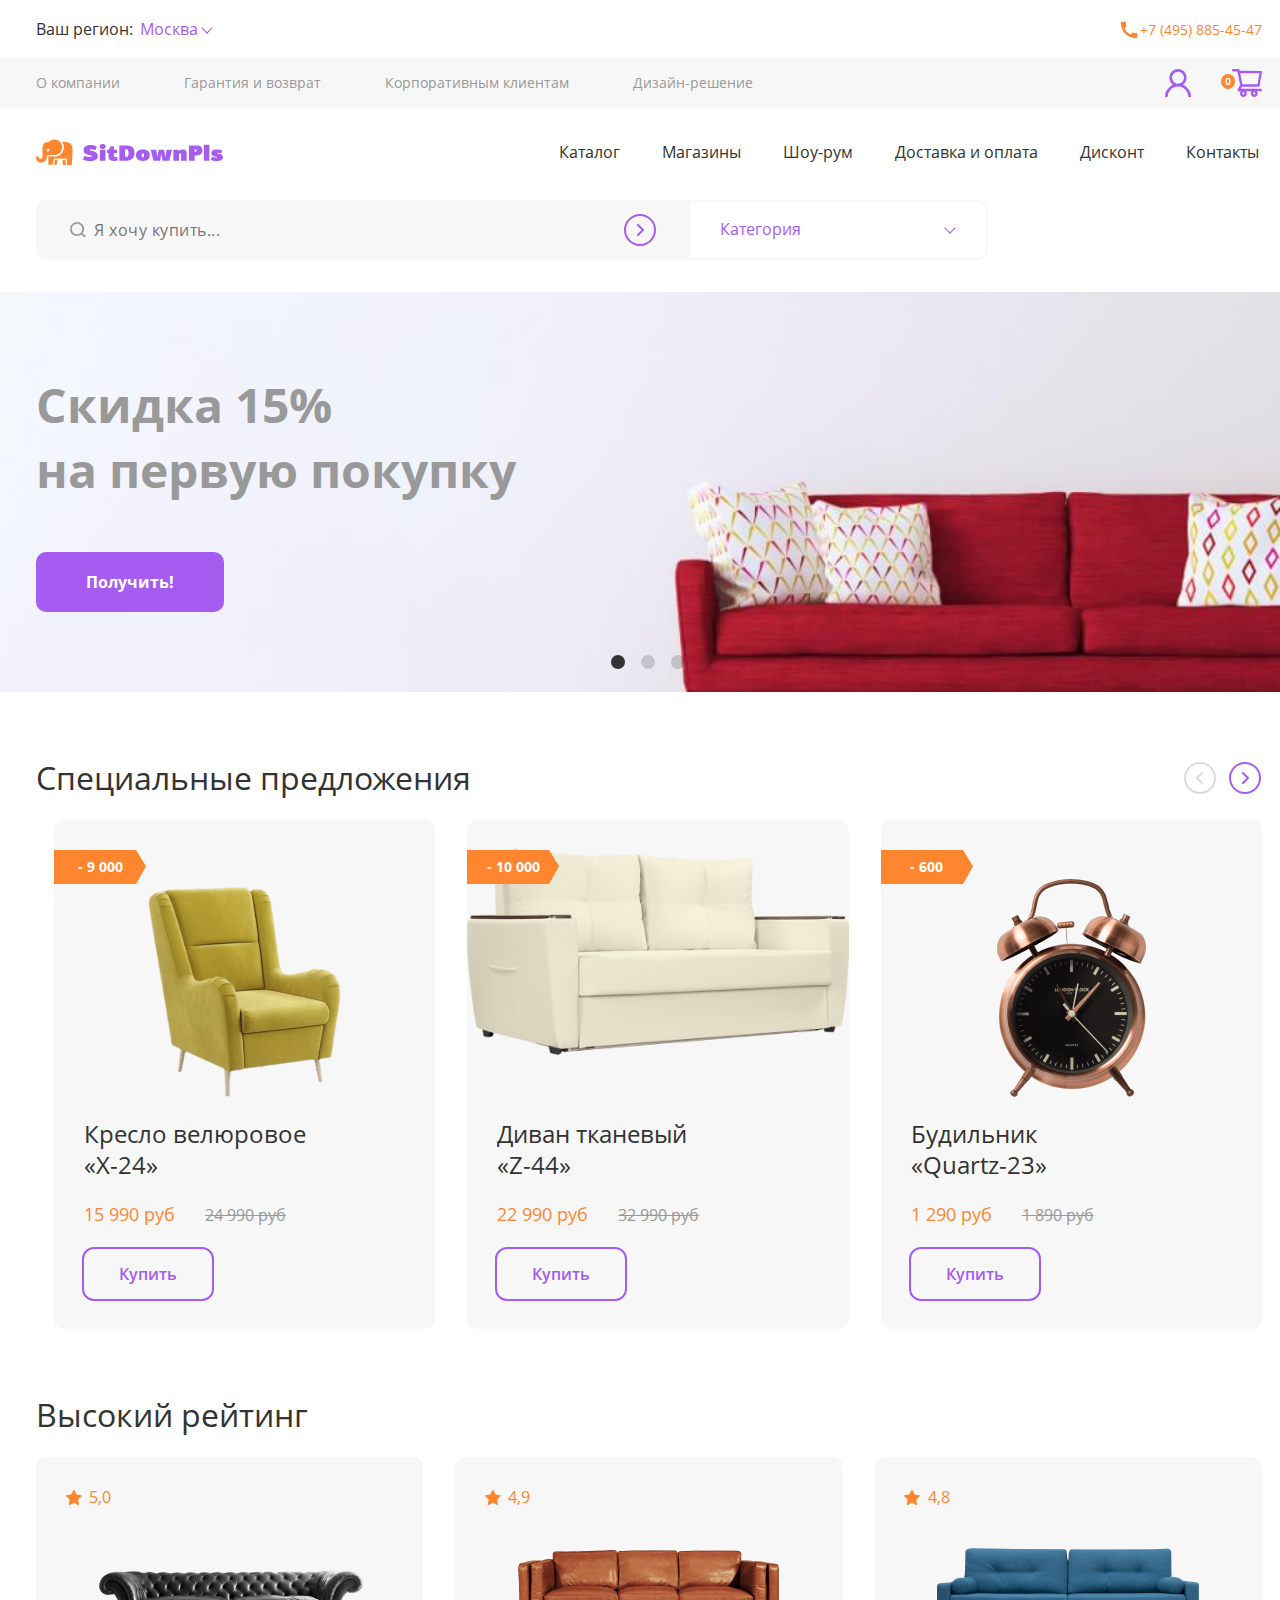
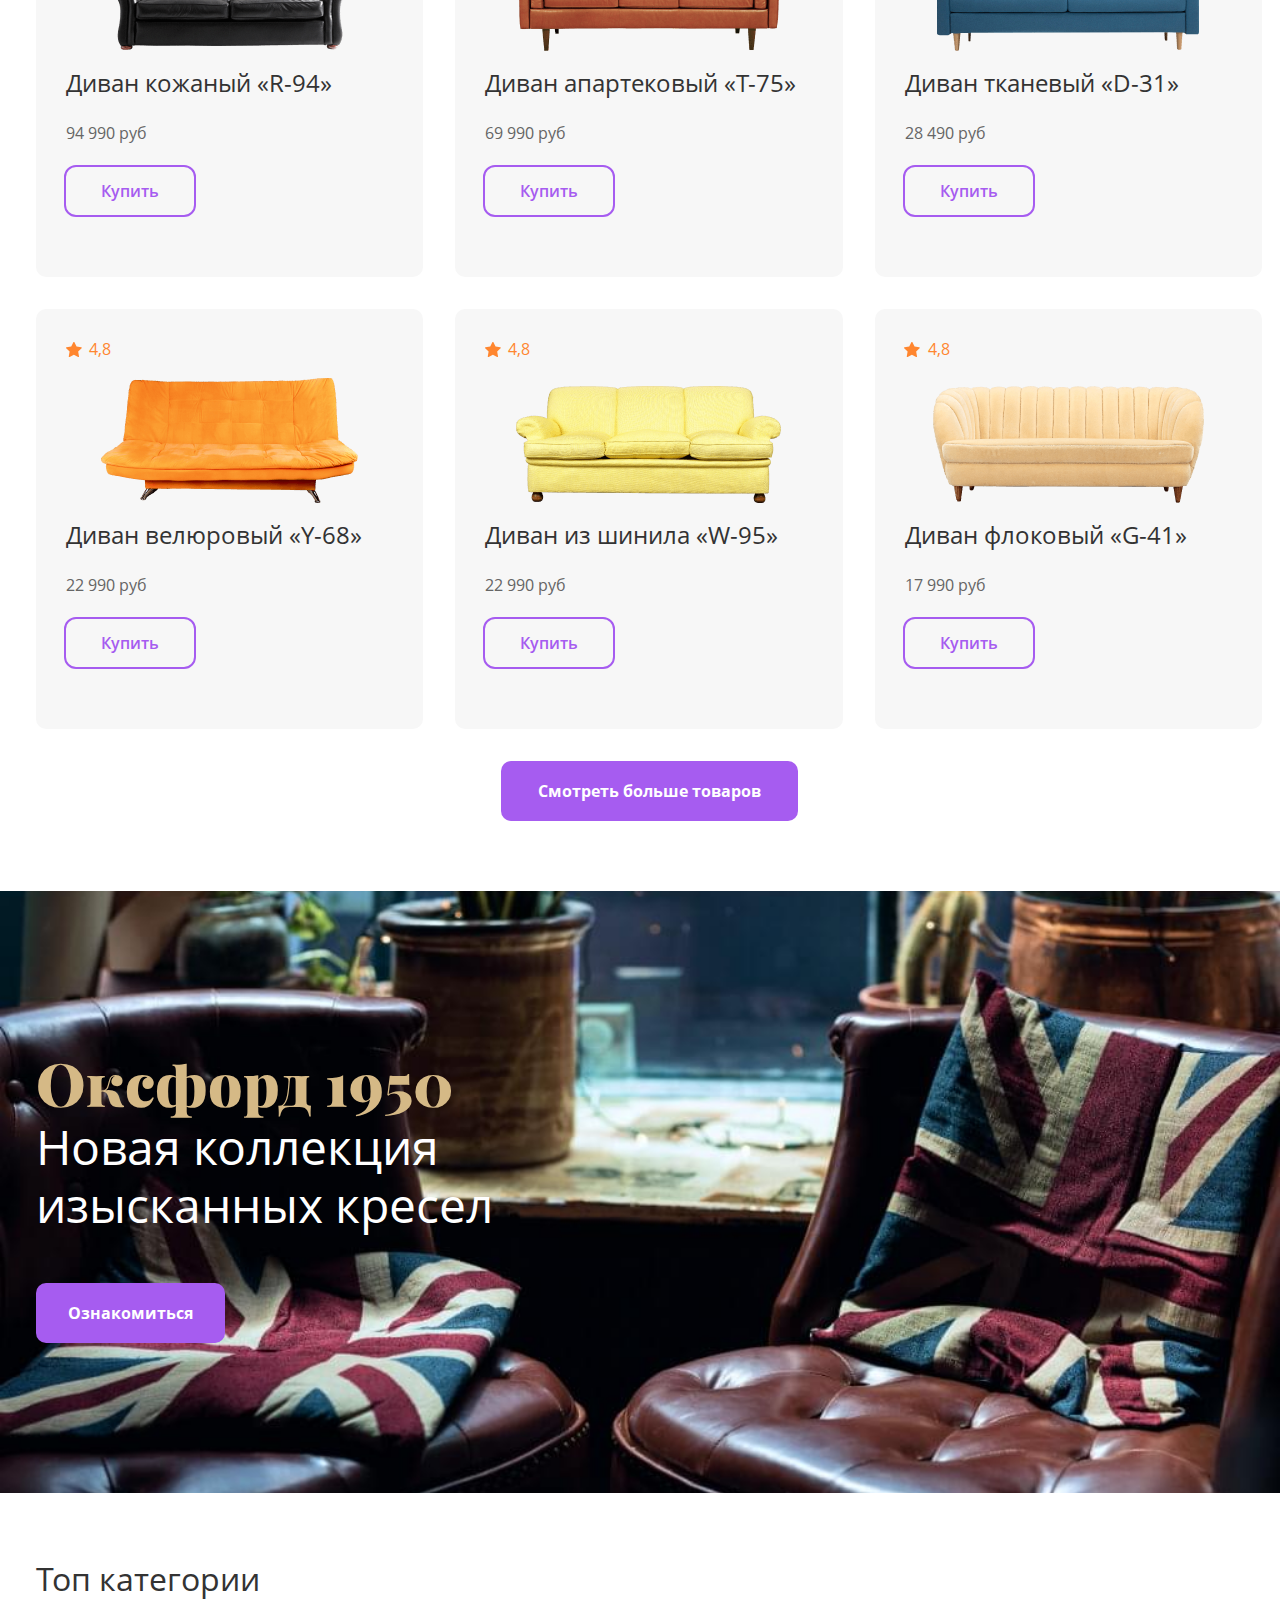
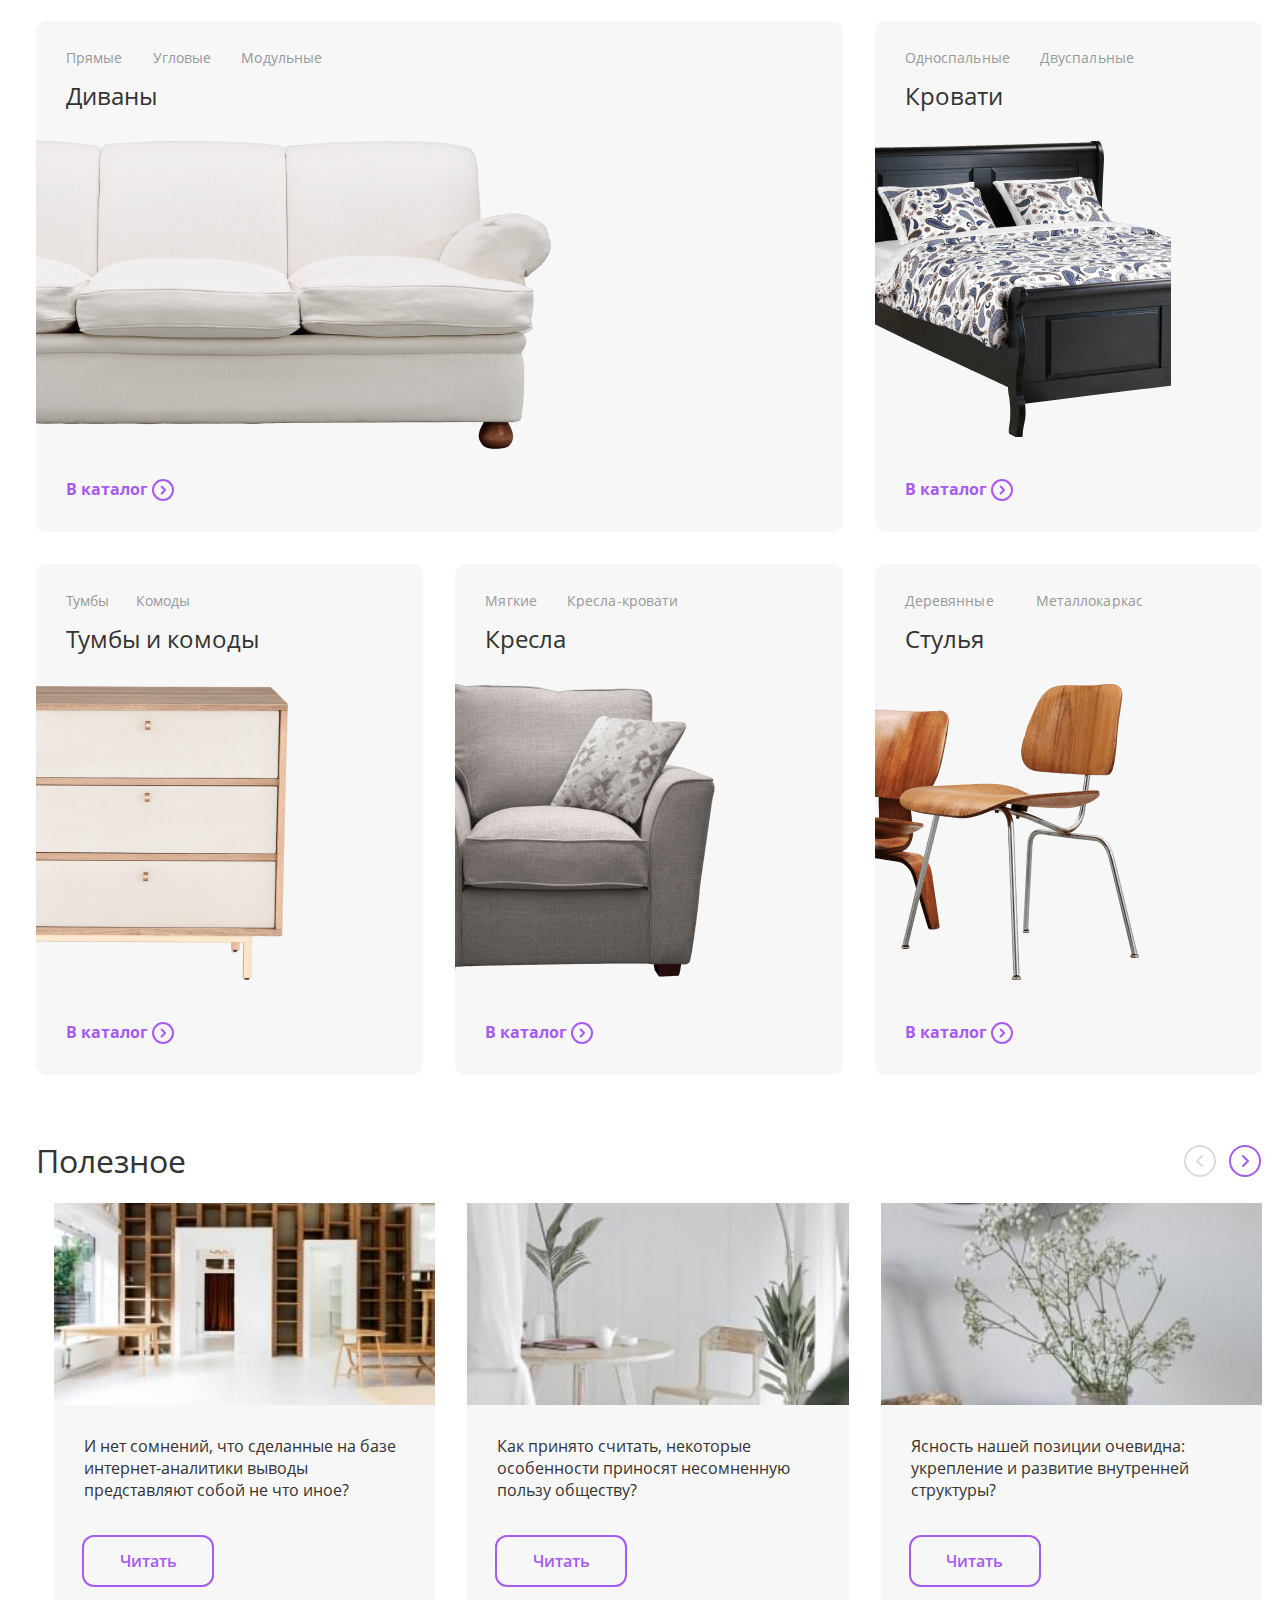
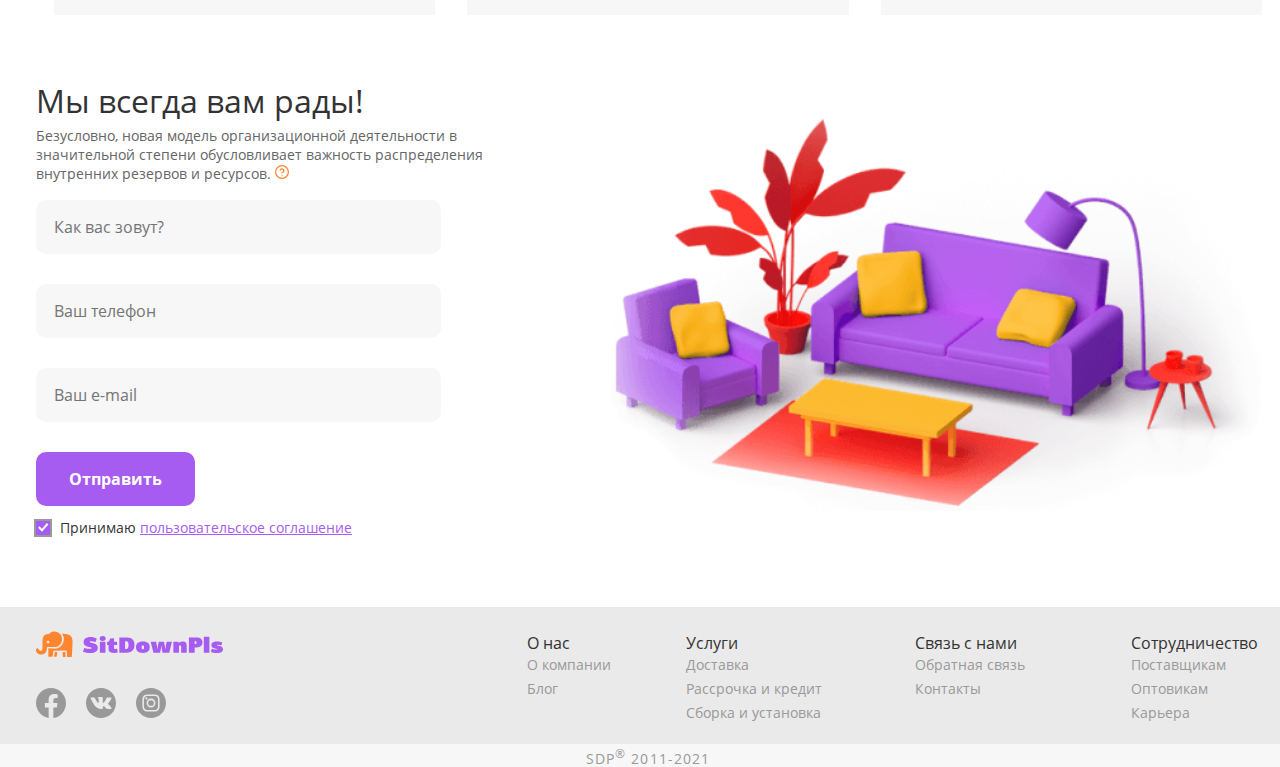
<file: index.html>
<!DOCTYPE html><html lang="ru"><head><meta charset="UTF-8"><meta http-equiv="X-UA-Compatible" content="IE=edge"><meta name="viewport" content="width=device-width,initial-scale=1"><title>Document</title><link rel="icon" href="./images/favicon.svg" type="image/x-icon"><link href="./lib/choices.min.css" rel="stylesheet"><link rel="stylesheet" href="./lib/swiper-bundle.min.css"><link rel="stylesheet" href="css/style.css"><script defer="defer" src="./lib/choices.min.js"></script><script defer="defer" src="./lib/swiper-bundle.min.js"></script><script defer="defer" src="./lib/popper.min.js"></script><script defer="defer" src="./lib/tippy-bundle.umd.min.js"></script><script defer="defer" src="./lib/just-validate.production.min.js"></script><script defer="defer" src="./lib/inputmask.min.js"></script><script type="module" src="./js/burger/burger.js"></script><script defer="defer" src="./js/main.js"></script></head><body><header class="header" aria-label="шапка">
	<div class="header__bgcolor"></div>
	<div class="container header__container">
		<div class="header__wrapper">
			<div class="region">
				<div class="region-box">
				<label for="region-select" class="region-title"> Ваш регион: </label>
				<select name="region-select" id="region-select" aria-label="Регион" title="Регион"
					class="region-select choices choices_select">
					<option value="msk">Москва</option>
					<option value="kazan">Казань</option>
					<option value="ufa">Уфа</option>
					<option value="perm">Пермь</option>
				</select>
			</div>
				<a class="tel" type="tel">
					<svg class="telicon">
						<use xlink:href="./images/sprite.svg#mdi_call"></use>
					</svg>
					+7 (495) 885-45-47</a>
			</div>
			<nav class="top-nav nav" title="Главное меню">
				<ul class="nav__list list list-reset">
					<li class="nav__item"><a class="nav__link" href="#about" aria-label="О компании">О&nbsp;компании</a>
					</li>
					<li class="nav__item"><a class="nav__link" href="#warrantyRefund" aria-label="Гарантия и возврат">Гарантия
							и&nbsp;возврат</a>
					</li>
					<li class="nav__item"><a class="nav__link" href="#services" aria-label="Корпоративным клиентам">Корпоративным
							клиентам</a>
					</li>
					<li class="nav__item"><a class="nav__link" href="#disain" aria-label="Дизайн-решение">Дизайн-решение</a>
					</li>
				</ul>
			</nav>
			<a aria-label="логотип" class="logolink" href="#">
				<img class="logoimg" src="./images/logo.svg" alt="логотип" aria-hidden="true">
			</a>
			<nav class="middle-nav nav" title="меню">
				<ul class="nav__list list list-reset">
					<li class="nav__item"><a class="nav__link" href="#catalog" aria-label="Каталог">Каталог</a>
					</li>
					<li class="nav__item"><a class="nav__link" href="#shops" aria-label="Магазины">Магазины</a>
					</li>
					<li class="nav__item"><a class="nav__link" href="#showroom" aria-label="Шоу-рум">Шоу-рум</a>
					</li>
					<li class="nav__item"><a class="nav__link" href="#deliveryandpayment" aria-label="Доставка и оплата">Доставка
							и&nbsp;оплата</a>
					</li>
					<li class="nav__item"><a class="nav__link" href="#discount" aria-label="Дисконт">Дисконт</a>
					</li>
					<li class="nav__item"><a class="nav__link" href="#contact" aria-label="Контакты">Контакты</a>
					</li>
				</ul>
			</nav>
			<button class="btn header__btn burger" aria-label="Меню">
				<span class="burger__line" aria-hidden="true"></span><span class="burger__line" aria-hidden="true"></span><span
					class="burger__line" aria-hidden="true"></span>
			</button>
			<form class="search" action="https://jsonplaceholder.typicode.com/posts" method="POST"
				aria-label="форма поиска по сайту">
				<div class="search-inp">
					<button type="button" class="search-btn btn" aria-label="Поиск по сайту">
						<svg class="search-icon icon">
							<use xlink:href="./images/sprite.svg#search"></use>
						</svg>
					</button>
					<input class="search-text" aria-label="строка поиска по сайту" type="search" name="searchHead"
						placeholder="Я хочу купить...">
					<button type="button" class="search__input-btn btn" aria-label="Поиск по сайту">
						<svg class="search__input-btnicon icon">
							<use xlink:href="./images/sprite.svg#bootom-arrow"></use>
						</svg>
					</button>
				</div>
				<div class="search-cat cat">
					<select name="cat-select" id="cat-select" aria-label="Категория" title="Категория"
						class="cat-select choices choices_select">
						<option value="" selected>Категория</option>
						<option value="sofa">Диваны</option>
						<option value="couch">Кресла</option>
						<option value="puff">Пуфы</option>
						<option value="bed">Кровати</option>
						<option value="pedestal">Тумбы</option>
						<option value="dresser">Комоды</option>
						<option value="chair">Стулья</option>
						<option value="desk">Столы</option>
						<option value="accessories">Аксессуары</option>
					</select>
				</div>
			</form>
			<div class="shoping">
				<button type="button" class="shoping__user-btn" aria-label="Профиль">
					<svg class="shoping__user-icon icon" xmlns="http://www.w3.org/2000/svg" xmlns:xlink="http://www.w3.org/1999/xlink">
						<use xlink:href="./images/sprite.svg#user"></use>
					</svg>
				</button>
				<button type="button" class="shoping__shop-btn" aria-label="Корзина">
					<svg class="shoping__shop-icon icon" xmlns="http://www.w3.org/2000/svg" xmlns:xlink="http://www.w3.org/1999/xlink">
						<use xlink:href="./images/sprite.svg#shopping_cart"></use>
					</svg>

				</button>
			</div>
		</div>

		<!-- <button class="btn header__btn burger" aria-label="Меню">
			<span class="burger__line" aria-hidden="true"></span><span class="burger__line" aria-hidden="true"></span><span
				class="burger__line" aria-hidden="true"></span>
		</button> -->
		<!-- <div class="header__bg"></div> -->



	</div>


</header><main class="page" aria-label="основная страница"><section class="hero" id="hero" aria-label="основная мысль"><div class="hero__container"><div class="hero__swiper"><!-- Свайпер --><div class="swiper"><!-- Контейнер для слайдов --><div class="swiper-wrapper"><!-- Слайды --><div class="swiper-slide swiper-slide-1"><div class="swiper-slide__wrap"><div class="swiper-slide__text"><h1 class="swiper-slide__title">Скидка&nbsp;15% на&nbsp;первую покупку</h1><button class="swiper-slide__btn" type="button" aria-label="Получить!">Получить!</button></div></div></div><div class="swiper-slide swiper-slide-2"><div class="swiper-slide__wrap"><div class="swiper-slide__text"><h1 class="swiper-slide__title">1000+ аксессуаров для дома</h1><button class="swiper-slide__btn" type="button" aria-label="Подробнее">Подробнее</button></div></div></div><div class="swiper-slide swiper-slide-3"><div class="swiper-slide__wrap"><div class="swiper-slide__text"><h1 class="swiper-slide__title">Коллекция стильного и яркого текстиля</h1><button class="swiper-slide__btn" type="button" aria-label="Подробнее">Подробнее</button></div></div></div></div><!-- Точкии пагинации --><div class="swiper-pagination" tabindex="1"></div></div></div><div class="hero__wrap"><a class="hero__btn" href="#" aria-label="Получить!">Получить!</a></div></div></section><section class="offers" id="offers" aria-label="Специальные предложения"><div class="container offers__container"><h2 class="offers-title">Специальные предложения</h2><div class="swiper offers__swiper"><!-- <div class="swiper-navigation"> --> <button class="nav-btn offers-prev swiper-button-prev" aria-label="К предыдущему слайду" type="button"><svg width="32" height="32" viewBox="0 0 32 32" fill="none" xmlns="http://www.w3.org/2000/svg"><g clip-path="url(#offers-prev_1759)"><path d="M18 11L13 16L18 21" stroke-width="2" stroke-linecap="round" stroke-linejoin="round"/><circle r="15" transform="matrix(-1 0 0 1 16 16)" stroke-width="2"/></g><defs><clipPath id="offers-prev_1759"><rect width="32" height="32" fill="white" transform="matrix(-1 0 0 1 32 0)"/></clipPath></defs></svg></button> <button class="nav-btn offers-next swiper-button-next" aria-label="К следующему слайду" type="button"><svg width="32" height="32" viewBox="0 0 32 32" fill="none" xmlns="http://www.w3.org/2000/svg"><g clip-path="url(#offers-next_1756)"><path d="M14 11L19 16L14 21" stroke-width="2" stroke-linecap="round" stroke-linejoin="round"/><circle cx="16" cy="16" r="15" stroke-width="2"/></g><defs><clipPath id="offers-next_1756"><rect width="32" height="32" fill="white"/></clipPath></defs></svg></button><!-- </div> --><ul class="swiper-wrapper"><li class="swiper-slide"><article class="offers__card"><picture class="offers__card-imgpic"><source srcset="./images/offers_1_320.png" media="(max-width: 576px)"><source srcset="./images/offers_1_768.png" media="(max-width: 768px)"><source srcset="./images/offers_1_1024.png" media="(max-width: 1024px)"><img class="offers__card-img" src="./images/offers_1.png" alt="Кресло" aria-hidden="true"></picture><div class="offers__card-text"><span class="offers__card-delta">-&nbsp;9&nbsp;000</span><h3 class="offers__card-title">Кресло велюровое &laquo;X-24&raquo;</h3><div class="offers__card-price"><span class="offers__card-pricenew">15&nbsp;990 руб</span> <span class="offers__card-priceold">24&nbsp;990 руб</span></div><a class="offers__card-btn" href="product.html" aria-label="Купить">Купить</a></div></article></li><li class="swiper-slide"><article class="offers__card"><picture class="offers__card-imgpic"><source srcset="./images/offers_2_320.png" media="(max-width: 576px)"><source srcset="./images/offers_2_768.png" media="(max-width: 768px)"><source srcset="./images/offers_2_1024.png" media="(max-width: 1024px)"><img class="offers__card-img" src="./images/offers_2.png" alt="Диван" aria-hidden="true"></picture><div class="offers__card-text"><span class="offers__card-delta">-&nbsp;10&nbsp;000</span><h3 class="offers__card-title">Диван тканевый &laquo;Z-44&raquo;</h3><div class="offers__card-price"><span class="offers__card-pricenew">22&nbsp;990 руб</span> <span class="offers__card-priceold">32&nbsp;990 руб</span></div><a class="offers__card-btn" href="product.html" aria-label="Купить">Купить</a></div><img class="offers__card-img img img-dop" src="./images/offers_22.png" alt="Диван" aria-hidden="true"></article></li><li class="swiper-slide slide slide-small"><article class="offers__card"><picture class="offers__card-imgpic"><source srcset="./images/offers_3_320.png" media="(max-width: 576px)"><source srcset="./images/offers_3_768.png" media="(max-width: 768px)"><source srcset="./images/offers_3_1024.png" media="(max-width: 1024px)"><img class="offers__card-img" src="./images/offers_3.png" alt="Будильник" aria-hidden="true"></picture><div class="offers__card-text"><span class="offers__card-delta">-&nbsp;600</span><h3 class="offers__card-title">Будильник &laquo;Quartz-23&raquo;</h3><div class="offers__card-price"><span class="offers__card-pricenew">1&nbsp;290 руб</span> <span class="offers__card-priceold">1&nbsp;890 руб</span></div><a class="offers__card-btn" href="product.html" aria-label="Купить">Купить</a></div></article></li><li class="swiper-slide slide slide-small"><article class="offers__card"><picture class="offers__card-imgpic"><source srcset="./images/offers_4_320.png" media="(max-width: 576px)"><source srcset="./images/offers_4_768.png" media="(max-width: 768px)"><source srcset="./images/offers_4_1024.png" media="(max-width: 1024px)"><img class="offers__card-img" src="./images/offers_4.png" alt="Мини-скульптура" aria-hidden="true"></picture><div class="offers__card-text"><span class="offers__card-delta">-&nbsp;300</span><h3 class="offers__card-title">Мини-скульптура &laquo;Oh&nbsp;my&nbsp;deer&raquo;</h3><div class="offers__card-price"><span class="offers__card-pricenew">690 руб</span> <span class="offers__card-priceold">990 руб</span></div><a class="offers__card-btn" href="product.html" aria-label="Купить">Купить</a></div></article></li><li class="swiper-slide slide slide-big"><article class="offers__card"><picture class="offers__card-imgpic"><source srcset="./images/offers_5_320.png" media="(max-width: 576px)"><source srcset="./images/offers_5_768.png" media="(max-width: 768px)"><source srcset="./images/offers_5_1024.png" media="(max-width: 1024px)"><img class="offers__card-img" src="./images/offers_5.png" alt="Диван" aria-hidden="true"></picture><div class="offers__card-text"><span class="offers__card-delta">-&nbsp;10&nbsp;000</span><h3 class="offers__card-title">Диван вел-флок &laquo;Z-85&raquo;</h3><div class="offers__card-price"><span class="offers__card-pricenew">22&nbsp;990 руб</span> <span class="offers__card-priceold">32&nbsp;990 руб</span></div><a class="offers__card-btn" href="product.html" aria-label="Купить">Купить</a></div><img class="offers__card-img img img-dop" src="./images/offers_52.png" alt="Диван" aria-hidden="true"></article></li><li class="swiper-slide slide slide-small"><article class="offers__card"><picture class="offers__card-imgpic"><source srcset="./images/offers_6_320.png" media="(max-width: 576px)"><source srcset="./images/offers_6_768.png" media="(max-width: 768px)"><source srcset="./images/offers_6_1024.png" media="(max-width: 1024px)"><img class="offers__card-img" src="./images/offers_6.png" alt="Термометр + гидрометр" aria-hidden="true"></picture><div class="offers__card-text"><span class="offers__card-delta">-&nbsp;700</span><h3 class="offers__card-title">Термометр + гидрометр &laquo;H-18&raquo;</h3><div class="offers__card-price"><span class="offers__card-pricenew">1&nbsp;390 руб</span> <span class="offers__card-priceold">2&nbsp;090 руб</span></div><a class="offers__card-btn" href="product.html" aria-label="Купить">Купить</a></div></article></li></ul></div></div></section><section class="raiting" id="raiting" aria-label="Высокий рейтинг"><div class="container raiting__container"><h2 class="raiting-title">Высокий рейтинг</h2><ul class="raiting__list"><li class="raiting__item"><article class="raiting__item-card"><span class="raiting__item-score">5,0</span><picture class="raiting__item-imgpic"><source srcset="./images/rating1_320.png" media="(max-width: 576px)"><source srcset="./images/rating1_768.png" media="(max-width: 768px)"><source srcset="./images/rating1_1024.png" media="(max-width: 1024px)"><img class="raiting__item-img" src="./images/rating1.png" alt="предложение" aria-hidden="true"></picture><div class="raiting__item-bottom"><h3 class="raiting__item-title">Диван кожаный &laquo;R-94&raquo;</h3><p class="raiting__item-price">94&nbsp;990 руб</p><a class="raiting__item-btn" href="product.html" aria-label="Купить">Купить</a></div></article></li><li class="raiting__item"><article class="raiting__item-card"><span class="raiting__item-score">4,9</span><picture class="raiting__item-imgpic"><source srcset="./images/rating2_320.png" media="(max-width: 576px)"><source srcset="./images/rating2_768.png" media="(max-width: 768px)"><source srcset="./images/rating2_1024.png" media="(max-width: 1024px)"><img class="raiting__item-img" src="./images/rating2.png" alt="предложение" aria-hidden="true"></picture><div class="raiting__item-bottom"><h3 class="raiting__item-title">Диван апартековый &laquo;T-75&raquo;</h3><p class="raiting__item-price">69&nbsp;990 руб</p><a class="raiting__item-btn" href="product.html" aria-label="Купить">Купить</a></div></article></li><li class="raiting__item"><article class="raiting__item-card"><span class="raiting__item-score">4,8</span><picture class="raiting__item-imgpic"><source srcset="./images/rating3_320.png" media="(max-width: 576px)"><source srcset="./images/rating3_768.png" media="(max-width: 768px)"><source srcset="./images/rating3_1024.png" media="(max-width: 1024px)"><img class="raiting__item-img" src="./images/rating3.png" alt="предложение" aria-hidden="true"></picture><div class="raiting__item-bottom"><h3 class="raiting__item-title">Диван тканевый &laquo;D-31&raquo;</h3><p class="raiting__item-price">28&nbsp;490 руб</p><a class="raiting__item-btn" href="product.html" aria-label="Купить">Купить</a></div></article></li><li class="raiting__item"><article class="raiting__item-card"><span class="raiting__item-score">4,8</span><picture class="raiting__item-imgpic"><source srcset="./images/rating4_320.png" media="(max-width: 576px)"><source srcset="./images/rating4_768.png" media="(max-width: 768px)"><source srcset="./images/rating4_1024.png" media="(max-width: 1024px)"><img class="raiting__item-img" src="./images/rating4.png" alt="предложение" aria-hidden="true"></picture><div class="raiting__item-bottom"><h3 class="raiting__item-title">Диван велюровый &laquo;Y-68&raquo;</h3><p class="raiting__item-price">22&nbsp;990 руб</p><a class="raiting__item-btn" href="product.html" aria-label="Купить">Купить</a></div></article></li><li class="raiting__item"><article class="raiting__item-card"><span class="raiting__item-score">4,8</span><picture class="raiting__item-imgpic"><source srcset="./images/rating5_320.png" media="(max-width: 576px)"><source srcset="./images/rating5_768.png" media="(max-width: 768px)"><source srcset="./images/rating5_1024.png" media="(max-width: 1024px)"><img class="raiting__item-img" src="./images/rating5.png" alt="предложение" aria-hidden="true"></picture><div class="raiting__item-bottom"><h3 class="raiting__item-title">Диван из&nbsp;шинила &laquo;W-95&raquo;</h3><p class="raiting__item-price">22&nbsp;990 руб</p><a class="raiting__item-btn" href="product.html" aria-label="Купить">Купить</a></div></article></li><li class="raiting__item"><article class="raiting__item-card"><span class="raiting__item-score">4,8</span><picture class="raiting__item-imgpic"><source srcset="./images/rating6_320.png" media="(max-width: 576px)"><source srcset="./images/rating6_768.png" media="(max-width: 768px)"><source srcset="./images/rating6_1024.png" media="(max-width: 1024px)"><img class="raiting__item-img" src="./images/rating6.png" alt="предложение" aria-hidden="true"></picture><div class="raiting__item-bottom"><h3 class="raiting__item-title">Диван флоковый &laquo;G-41&raquo;</h3><p class="raiting__item-price">17&nbsp;990 руб</p><a class="raiting__item-btn" href="product.html" aria-label="Купить">Купить</a></div></article></li><li class="raiting__item"><article class="raiting__item-card"><span class="raiting__item-score">4,8</span><picture class="raiting__item-imgpic"><source srcset="./images/rating7_320.png" media="(max-width: 576px)"><source srcset="./images/rating7_768.png" media="(max-width: 768px)"><source srcset="./images/rating7_1024.png" media="(max-width: 1024px)"><img class="raiting__item-img" src="./images/rating7.png" alt="предложение" aria-hidden="true"></picture><div class="raiting__item-bottom"><h3 class="raiting__item-title">Диван шиниловый &laquo;V-43&raquo;</h3><p class="raiting__item-price">19&nbsp;990 руб</p><a class="raiting__item-btn" href="product.html" aria-label="Купить">Купить</a></div></article></li><li class="raiting__item"><article class="raiting__item-card"><span class="raiting__item-score">4,7</span><picture class="raiting__item-imgpic"><source srcset="./images/rating8_320.png" media="(max-width: 576px)"><source srcset="./images/rating8_768.png" media="(max-width: 768px)"><source srcset="./images/rating8_1024.png" media="(max-width: 1024px)"><img class="raiting__item-img" src="./images/rating8.png" alt="предложение" aria-hidden="true"></picture><div class="raiting__item-bottom"><h3 class="raiting__item-title">Диван велюровый &laquo;S-99&raquo;</h3><p class="raiting__item-price">19&nbsp;990 руб</p><a class="raiting__item-btn" href="product.html" aria-label="Купить">Купить</a></div></article></li><li class="raiting__item item item-none"><article class="raiting__item-card"><span class="raiting__item-score">5,0</span><picture class="raiting__item-imgpic"><source srcset="./images/rating1_320.png" media="(max-width: 576px)"><source srcset="./images/rating1_768.png" media="(max-width: 768px)"><source srcset="./images/rating1_1024.png" media="(max-width: 1024px)"><img class="raiting__item-img" src="./images/rating1.png" alt="предложение" aria-hidden="true"></picture><div class="raiting__item-bottom"><h3 class="raiting__item-title">Диван кожаный &laquo;R-94&raquo;</h3><p class="raiting__item-price">94&nbsp;990 руб</p><a class="raiting__item-btn" href="product.html" aria-label="Купить">Купить</a></div></article></li><li class="raiting__item item item-none"><article class="raiting__item-card"><span class="raiting__item-score">4,9</span><picture class="raiting__item-imgpic"><source srcset="./images/rating2_320.png" media="(max-width: 576px)"><source srcset="./images/rating2_768.png" media="(max-width: 768px)"><source srcset="./images/rating2_1024.png" media="(max-width: 1024px)"><img class="raiting__item-img" src="./images/rating2.png" alt="предложение" aria-hidden="true"></picture><div class="raiting__item-bottom"><h3 class="raiting__item-title">Диван апартековый &laquo;T-75&raquo;</h3><p class="raiting__item-price">69&nbsp;990 руб</p><a class="raiting__item-btn" href="product.html" aria-label="Купить">Купить</a></div></article></li><li class="raiting__item item item-none"><article class="raiting__item-card"><span class="raiting__item-score">4,8</span><picture class="raiting__item-imgpic"><source srcset="./images/rating3_320.png" media="(max-width: 576px)"><source srcset="./images/rating3_768.png" media="(max-width: 768px)"><source srcset="./images/rating3_1024.png" media="(max-width: 1024px)"><img class="raiting__item-img" src="./images/rating3.png" alt="предложение" aria-hidden="true"></picture><div class="raiting__item-bottom"><h3 class="raiting__item-title">Диван тканевый &laquo;D-31&raquo;</h3><p class="raiting__item-price">28&nbsp;490 руб</p><a class="raiting__item-btn" href="product.html" aria-label="Купить">Купить</a></div></article></li><li class="raiting__item item item-none"><article class="raiting__item-card"><span class="raiting__item-score">4,8</span><picture class="raiting__item-imgpic"><source srcset="./images/rating4_320.png" media="(max-width: 576px)"><source srcset="./images/rating4_768.png" media="(max-width: 768px)"><source srcset="./images/rating4_1024.png" media="(max-width: 1024px)"><img class="raiting__item-img" src="./images/rating4.png" alt="предложение" aria-hidden="true"></picture><div class="raiting__item-bottom"><h3 class="raiting__item-title">Диван велюровый &laquo;Y-68&raquo;</h3><p class="raiting__item-price">22&nbsp;990 руб</p><a class="raiting__item-btn" href="product.html" aria-label="Купить">Купить</a></div></article></li><li class="raiting__item item item-none"><article class="raiting__item-card"><span class="raiting__item-score">4,8</span><picture class="raiting__item-imgpic"><source srcset="./images/rating5_320.png" media="(max-width: 576px)"><source srcset="./images/rating5_768.png" media="(max-width: 768px)"><source srcset="./images/rating5_1024.png" media="(max-width: 1024px)"><img class="raiting__item-img" src="./images/rating5.png" alt="предложение" aria-hidden="true"></picture><div class="raiting__item-bottom"><h3 class="raiting__item-title">Диван из&nbsp;шинила &laquo;W-95&raquo;</h3><p class="raiting__item-price">22&nbsp;990 руб</p><a class="raiting__item-btn" href="product.html" aria-label="Купить">Купить</a></div></article></li><li class="raiting__item item item-none"><article class="raiting__item-card"><span class="raiting__item-score">4,8</span><picture class="raiting__item-imgpic"><source srcset="./images/rating6_320.png" media="(max-width: 576px)"><source srcset="./images/rating6_768.png" media="(max-width: 768px)"><source srcset="./images/rating6_1024.png" media="(max-width: 1024px)"><img class="raiting__item-img" src="./images/rating6.png" alt="предложение" aria-hidden="true"></picture><div class="raiting__item-bottom"><h3 class="raiting__item-title">Диван флоковый &laquo;G-41&raquo;</h3><p class="raiting__item-price">17&nbsp;990 руб</p><a class="raiting__item-btn" href="product.html" aria-label="Купить">Купить</a></div></article></li><li class="raiting__item item item-none"><article class="raiting__item-card"><span class="raiting__item-score">4,8</span><picture class="raiting__item-imgpic"><source srcset="./images/rating7_320.png" media="(max-width: 576px)"><source srcset="./images/rating7_768.png" media="(max-width: 768px)"><source srcset="./images/rating7_1024.png" media="(max-width: 1024px)"><img class="raiting__item-img" src="./images/rating7.png" alt="предложение" aria-hidden="true"></picture><div class="raiting__item-bottom"><h3 class="raiting__item-title">Диван шиниловый &laquo;V-43&raquo;</h3><p class="raiting__item-price">19&nbsp;990 руб</p><a class="raiting__item-btn" href="product.html" aria-label="Купить">Купить</a></div></article></li><li class="raiting__item item item-none"><article class="raiting__item-card"><span class="raiting__item-score">4,7</span><picture class="raiting__item-imgpic"><source srcset="./images/rating8_320.png" media="(max-width: 576px)"><source srcset="./images/rating8_768.png" media="(max-width: 768px)"><source srcset="./images/rating8_1024.png" media="(max-width: 1024px)"><img class="raiting__item-img" src="./images/rating8.png" alt="предложение" aria-hidden="true"></picture><div class="raiting__item-bottom"><h3 class="raiting__item-title">Диван велюровый &laquo;S-99&raquo;</h3><p class="raiting__item-price">19&nbsp;990 руб</p><a class="raiting__item-btn" href="product.html" aria-label="Купить">Купить</a></div></article></li></ul><button class="raiting__btn" type="button" aria-label="Смотреть больше товаров">Смотреть больше товаров</button></div></section><section class="baner" id="baner" aria-label="Банер"><div class="baner__container"><div class="baner__wrapper"><div class="baner__text"><h2 class="baner-title"><span class="baner-name">Оксфорд 1950<br></span>Новая коллекция изысканных кресел</h2><button class="baner__btn" type="button" aria-label="Ознакомиться">Ознакомиться</button></div></div><a class="baner__btn-bottom" href="#" aria-label="Ознакомиться">Ознакомиться</a></div></section><section class="top" id="top" aria-label="Топ категории"><div class="container top__container"><h2 class="top-title">Топ категории</h2><ul class="top__list"><li class="top__item item item-big"><div class="top__item-wrapper"><div class="top__item-text"><ul class="top__item__list tabs tabs-nav"><li class="tabs-nav__item"><button class="tabs-nav__btn tabs-nav__btn--active" data-path="sofa_one" aria-label="Прямые">Прямые</button></li><li class="tabs-nav__item"><button class="tabs-nav__btn tabs-nav__btn--active" data-path="sofa_tu" aria-label="Угловые">Угловые</button></li><li class="tabs-nav__item"><button class="tabs-nav__btn tabs-nav__btn--active" data-path="sofa_dri" aria-label="Модульные">Модульные</button></li></ul><h3 class="top__item-title">Диваны</h3></div><a class="top__item-btn" href="catalog.html" aria-label="В каталог">В&nbsp;каталог <svg width="22" height="22" viewBox="0 0 22 22" fill="none" xmlns="http://www.w3.org/2000/svg"><g clip-path="url(#top__item-1)"><path d="M9.625 7.5625L13.0625 11L9.625 14.4375" stroke="#A65CF0" stroke-width="2" stroke-linecap="round" stroke-linejoin="round"/><circle cx="11" cy="11" r="10" stroke="#A65CF0" stroke-width="2"/></g><defs><clipPath id="top__item-1"><rect width="22" height="22" fill="white"/></clipPath></defs></svg></a></div></li><li class="top__item item item-big"><div class="top__item-wrapper"><div class="top__item-text"><ul class="top__item__list tabs tabs-nav"><li class="tabs-nav__item"><button class="tabs-nav__btn tabs-nav__btn--active" data-path="armchair_one" aria-label="Мягкие">Мягкие</button></li><li class="tabs-nav__item"><button class="tabs-nav__btn tabs-nav__btn--active" data-path="armchair_tu" aria-label="Кресла-кровати">Кресла-кровати</button></li></ul><h3 class="top__item-title">Кресла</h3></div><a class="top__item-btn" href="catalog.html" aria-label="В каталог">В&nbsp;каталог <svg width="22" height="22" viewBox="0 0 22 22" fill="none" xmlns="http://www.w3.org/2000/svg"><g clip-path="url(#ctop__item-2)"><path d="M9.625 7.5625L13.0625 11L9.625 14.4375" stroke="#A65CF0" stroke-width="2" stroke-linecap="round" stroke-linejoin="round"/><circle cx="11" cy="11" r="10" stroke="#A65CF0" stroke-width="2"/></g><defs><clipPath id="top__item-2"><rect width="22" height="22" fill="white"/></clipPath></defs></svg></a></div></li><li class="top__item item item-small"><div class="top__item-wrapper"><div class="top__item-text"><ul class="top__item__list tabs tabs-nav"><li class="tabs-nav__item"><button class="tabs-nav__btn tabs-nav__btn--active" data-path="bad_one" aria-label="Односпальные">Односпальные</button></li><li class="tabs-nav__item"><button class="tabs-nav__btn tabs-nav__btn--active" data-path="bad_tu" aria-label="Двуспальные">Двуспальные</button></li></ul><h3 class="top__item-title">Кровати</h3></div><a class="top__item-btn" href="catalog.html" aria-label="В каталог">В&nbsp;каталог <svg width="22" height="22" viewBox="0 0 22 22" fill="none" xmlns="http://www.w3.org/2000/svg"><g clip-path="url(#top__item-3)"><path d="M9.625 7.5625L13.0625 11L9.625 14.4375" stroke="#A65CF0" stroke-width="2" stroke-linecap="round" stroke-linejoin="round"/><circle cx="11" cy="11" r="10" stroke="#A65CF0" stroke-width="2"/></g><defs><clipPath id="top__item-3"><rect width="22" height="22" fill="white"/></clipPath></defs></svg></a></div></li><li class="top__item item item-small"><div class="top__item-wrapper"><div class="top__item-text"><ul class="top__item__list tabs tabs-nav"><li class="tabs-nav__item"><button class="tabs-nav__btn tabs-nav__btn--active" data-path="dresser_one" aria-label="Тумбы">Тумбы</button></li><li class="tabs-nav__item"><button class="tabs-nav__btn tabs-nav__btn--active" data-path="dresser_tu" aria-label="Комоды">Комоды</button></li></ul><h3 class="top__item-title">Тумбы и&nbsp;комоды</h3></div><a class="top__item-btn" href="catalog.html" aria-label="В каталог">В&nbsp;каталог <svg width="22" height="22" viewBox="0 0 22 22" fill="none" xmlns="http://www.w3.org/2000/svg"><g clip-path="url(#top__item-4)"><path d="M9.625 7.5625L13.0625 11L9.625 14.4375" stroke="#A65CF0" stroke-width="2" stroke-linecap="round" stroke-linejoin="round"/><circle cx="11" cy="11" r="10" stroke="#A65CF0" stroke-width="2"/></g><defs><clipPath id="top__item-4"><rect width="22" height="22" fill="white"/></clipPath></defs></svg></a></div></li><li class="top__item item item-small"><div class="top__item-wrapper"><div class="top__item-text"><ul class="top__item__list tabs tabs-nav"><li class="tabs-nav__item"><button class="tabs-nav__btn tabs-nav__btn--active" data-path="chair_one" aria-label="Деревянные">Деревянные</button></li><li class="tabs-nav__item"><button class="tabs-nav__btn tabs-nav__btn--active" data-path="chair_tu" aria-label="Металлокаркас">Металлокаркас</button></li></ul><h3 class="top__item-title">Стулья</h3></div><a class="top__item-btn" href="catalog.html" aria-label="В каталог">В&nbsp;каталог <svg width="22" height="22" viewBox="0 0 22 22" fill="none" xmlns="http://www.w3.org/2000/svg"><g clip-path="url(#top__item-5)"><path d="M9.625 7.5625L13.0625 11L9.625 14.4375" stroke="#A65CF0" stroke-width="2" stroke-linecap="round" stroke-linejoin="round"/><circle cx="11" cy="11" r="10" stroke="#A65CF0" stroke-width="2"/></g><defs><clipPath id="top__item-5"><rect width="22" height="22" fill="white"/></clipPath></defs></svg></a></div></li></ul></div></section><section class="good" id="good" aria-label="Полезное"><div class="container good__container"><h2 class="good-title">Полезное</h2><div class="swiper good-swiper"><button class="nav-btn good-prev swiper-button-prev" aria-label="К предыдущему слайду" type="button"><svg width="32" height="32" viewBox="0 0 32 32" fill="none" xmlns="http://www.w3.org/2000/svg"><g clip-path="url(#good-prev_1759)"><path d="M18 11L13 16L18 21" stroke-width="2" stroke-linecap="round" stroke-linejoin="round"/><circle r="15" transform="matrix(-1 0 0 1 16 16)" stroke-width="2"/></g><defs><clipPath id="good-prev_1759"><rect width="32" height="32" fill="white" transform="matrix(-1 0 0 1 32 0)"/></clipPath></defs></svg></button> <button class="nav-btn good-next swiper-button-next" aria-label="К следующему слайду" type="button"><svg width="32" height="32" viewBox="0 0 32 32" fill="none" xmlns="http://www.w3.org/2000/svg"><g clip-path="url(#good-next_1756)"><path d="M14 11L19 16L14 21" stroke-width="2" stroke-linecap="round" stroke-linejoin="round"/><circle cx="16" cy="16" r="15" stroke-width="2"/></g><defs><clipPath id="good-next_1756"><rect width="32" height="32" fill="white"/></clipPath></defs></svg></button><ul class="swiper-wrapper"><li class="swiper-slide slide"><div class="slide__img"></div><article class="slide__card"><h2 class="slide__card-text">И&nbsp;нет сомнений, что сделанные на&nbsp;базе интернет-аналитики выводы представляют собой не&nbsp;что иное?</h2><button class="slide__card-btn" type="button" aria-label="Читать">Читать</button></article></li><li class="swiper-slide slide"><div class="slide__img"></div><article class="slide__card"><h2 class="slide__card-text">Как принято считать, некоторые особенности приносят несомненную пользу обществу?</h2><button class="slide__card-btn" type="button" aria-label="Читать">Читать</button></article></li><li class="swiper-slide slide"><div class="slide__img"></div><article class="slide__card"><h2 class="slide__card-text">Ясность нашей позиции очевидна: укрепление и&nbsp;развитие внутренней структуры?</h2><button class="slide__card-btn" type="button" aria-label="Читать">Читать</button></article></li><li class="swiper-slide slide"><div class="slide__img"></div><article class="slide__card"><h2 class="slide__card-text">Прежде всего, консультация с&nbsp;широким активом однозначно фиксирует необходимость распределения?</h2><button class="slide__card-btn" type="button" aria-label="Читать">Читать</button></article></li><li class="swiper-slide slide"><div class="slide__img"></div><article class="slide__card"><h2 class="slide__card-text">Как принято считать, некоторые особенности приносят несомненную пользу обществу?</h2><button class="slide__card-btn" type="button" aria-label="Читать">Читать</button></article></li></ul></div></div></section><section class="contacts" id="contacts" aria-label="Мы всегда вам рады!"><div class="container contacts__container"><div class="contacts__wrapper"><form class="contacts__form" action="https://jsonplaceholder.typicode.com/posts" method="post" aria-label="Мы всегда вам рады!"><h2 class="contacts__form-title">Мы всегда вам рады!</h2><p class="contacts__form-descr">Безусловно, новая модель организационной деятельности в значительной степени обусловливает важность распределения внутренних резервов и ресурсов. <button class="contacts-tooltipbtn" type="button" data-tippy-content="Реплицированные с зарубежных источников, исследования формируют глобальную сеть." aria-label="Реплицированные с зарубежных источников, исследования формируют глобальную сеть."><svg class="contacts-tooltipicon"><use xlink:href="./images/sprite.svg#tooltip"></use></svg></button></p><div class="contacts__form-box contacts__form-name"><input class="contacts__form-input" id="name" data-validate-field="name" aria-label="Как вас зовут?" type="text" name="name" placeholder="Как вас зовут?"></div><div class="contacts__form-box contacts__form-tel"><input class="contacts__form-input" id="tel" data-validate-field="tel" aria-label="Ваш телефон" type="tel" name="tel" placeholder="Ваш телефон"></div><div class="contacts__form-box contacts__form-email"><input class="contacts__form-input" id="email" data-validate-field="email" aria-label="Ваш e-mail" type="email" name="email" placeholder="Ваш e-mail"></div><button class="contacts__form-btn" aria-label="Отправить" type="submit">Отправить</button> <label for="contacts__form-check" class="contacts__form-checktext"><input type="checkbox" id="contacts__form-check" class="contacts__form-check" checked="checked"> <span tabindex="0"></span> Принимаю <a href="#" class="contacts__form-checklink">пользовательское соглашение</a></label></form><div class="contacts__img"></div></div></div></section></main><footer class="footer" tabindex="-1">
	<div class="conteiner footer__conteiner">
		<div class="footer__top">
			<div class="footer__top-wrapper">
				<div class="footer__top-left left">
					<a aria-label="логотип" class="left__logolink" href="#">
						<img class="left__logoimg" src="./images/logo.svg" alt="логотип" aria-hidden="true">
					</a>
					<ul class="left__social">
						<li class="left__social__item">
							<a href="#" class="left__social__link" aria-label="Фейсбук">
								<svg class="left__social__icon">
									<use xlink:href="./images/sprite.svg#fb"></use>
								</svg>
							</a>
						</li>
						<li class="left__social__item">
							<a href="#" class="left__social__link" aria-label="ВКонтакте">
								<svg class="left__social__icon">
									<use xlink:href="./images/sprite.svg#vk"></use>
								</svg>
							</a>
						</li>
						<li class="left__social__item">
							<a href="#" class="left__social__link" aria-label="Инстаграм">
								<svg class="left__social__icon">
									<use xlink:href="./images/sprite.svg#instagram"></use>
								</svg>
							</a>
						</li>
					</ul>
				</div>
				<div class="footer__top-right">
					<ul class="footer__list">
						<li class="footer__item">
							<h3 class="footer__item-title">О нас</h3>
							<ul class="footer__item-list list">
								<li class="list__item item"><a href="#" class="item__link">О компании</a></li>
								<li class="list__item item"><a href="#" class="item__link">Блог</a></li>
							</ul>
						</li>
						<li class="footer__item">
							<h3 class="footer__item-title">Услуги</h3>
							<ul class="footer__item-list list">
								<li class="list__item item"><a href="#" class="item__link">Доставка</a></li>
								<li class="list__item item"><a href="#" class="item__link">Рассрочка и кредит</a></li>
								<li class="list__item item"><a href="#" class="item__link">Сборка и установка</a></li>
							</ul>
						</li>
						<li class="footer__item">
							<h3 class="footer__item-title">Связь с нами</h3>
							<ul class="footer__item-list list">
								<li class="list__item item"><a href="#" class="item__link">Обратная связь</a></li>
								<li class="list__item item"><a href="#" class="item__link">Контакты</a></li>
							</ul>
						</li>
						<li class="footer__item">
							<h3 class="footer__item-title">Сотрудничество</h3>
							<ul class="footer__item-list list">
								<li class="list__item item"><a href="#" class="item__link">Поставщикам</a></li>
								<li class="list__item item"><a href="#" class="item__link">Оптовикам</a></li>
								<li class="list__item item"><a href="#" class="item__link">Карьера</a></li>
							</ul>
						</li>
					</ul>
				</div>
			</div>
		</div>
		<div class="footer__bootom">
			<p class="footer__bootom-text">SDP<sup class="reg">&reg;</sup> 2011-2021</p>
		</div>
	</div>
</footer></body></html>
</file>
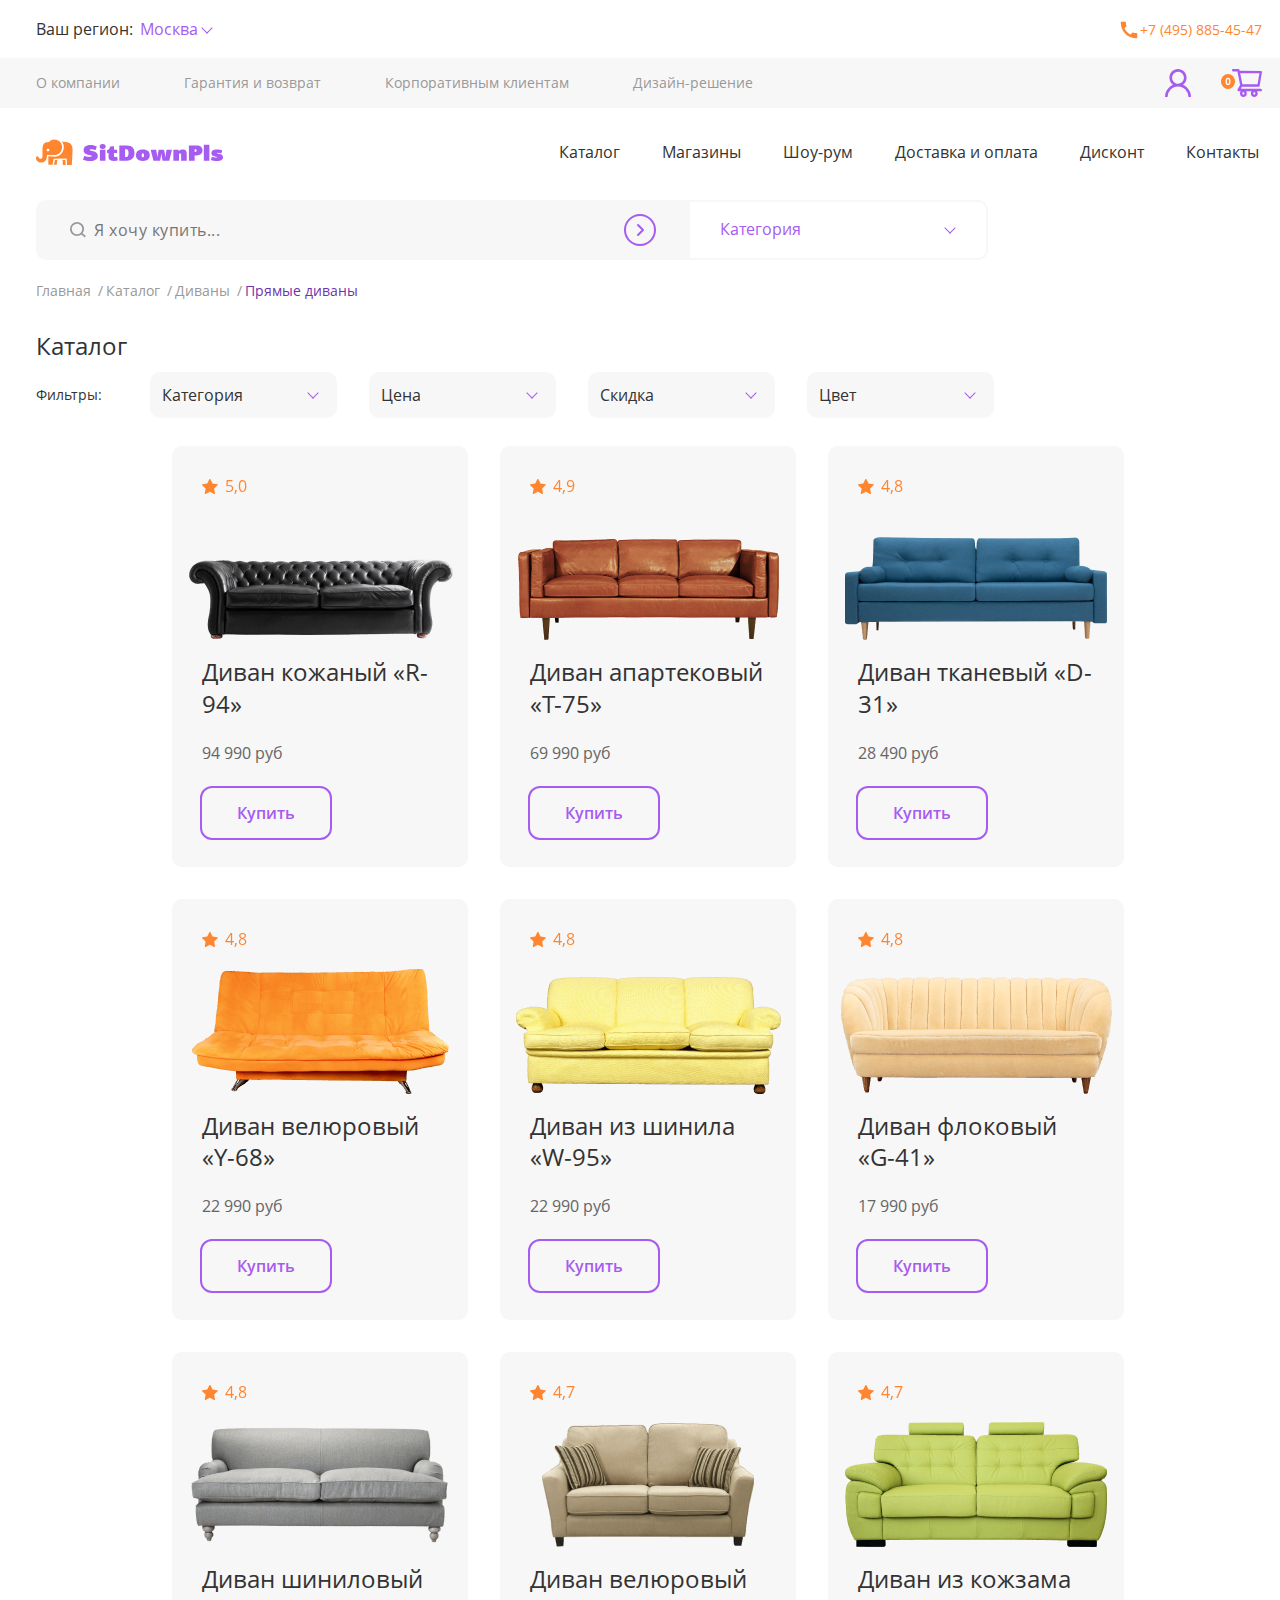
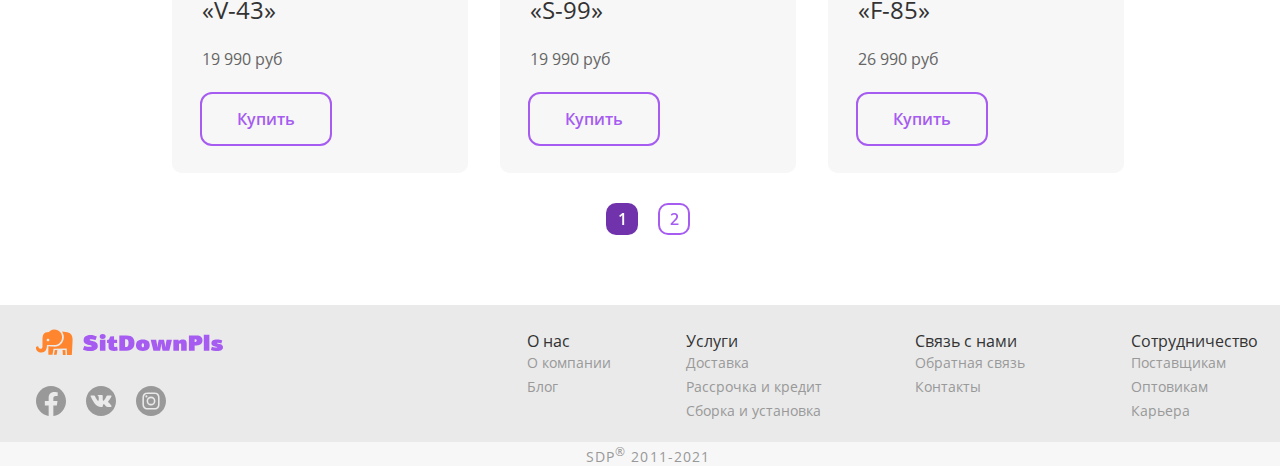
<file: catalog.html>
<!DOCTYPE html><html lang="ru"><head><meta charset="UTF-8"><meta http-equiv="X-UA-Compatible" content="IE=edge"><meta name="viewport" content="width=device-width,initial-scale=1"><title>Document</title><link rel="icon" href="./images/favicon.svg" type="image/x-icon"><link href="./lib/choices.min.css" rel="stylesheet"><link rel="stylesheet" href="./lib/swiper-bundle.min.css"><link rel="stylesheet" href="./css/catalogstyle.css"><script defer="defer" src="./lib/choices.min.js"></script><link rel="stylesheet" href="./lib/nouislider.min.css"><script defer="defer" src="./lib/nouislider.min.js"></script><script defer="defer" src="./lib/swiper-bundle.min.js"></script><!--<script defer src="lib/popper.min.js"></script>
	<script defer src="lib/tippy-bundle.umd.min.js"></script>
	<script defer src="lib/just-validate.production.min.js"></script>
	<script defer src="lib/inputmask.min.js"></script> --><script defer="defer" src="./js/burger/burger.js"></script><script defer="defer" src="./js/catalog.js"></script></head><body><header class="header" aria-label="шапка">
	<div class="header__bgcolor"></div>
	<div class="container header__container">
		<div class="header__wrapper">
			<div class="region">
				<div class="region-box">
				<label for="region-select" class="region-title"> Ваш регион: </label>
				<select name="region-select" id="region-select" aria-label="Регион" title="Регион"
					class="region-select choices choices_select">
					<option value="msk">Москва</option>
					<option value="kazan">Казань</option>
					<option value="ufa">Уфа</option>
					<option value="perm">Пермь</option>
				</select>
			</div>
				<a class="tel" type="tel">
					<svg class="telicon">
						<use xlink:href="./images/sprite.svg#mdi_call"></use>
					</svg>
					+7 (495) 885-45-47</a>
			</div>
			<nav class="top-nav nav" title="Главное меню">
				<ul class="nav__list list list-reset">
					<li class="nav__item"><a class="nav__link" href="#about" aria-label="О компании">О&nbsp;компании</a>
					</li>
					<li class="nav__item"><a class="nav__link" href="#warrantyRefund" aria-label="Гарантия и возврат">Гарантия
							и&nbsp;возврат</a>
					</li>
					<li class="nav__item"><a class="nav__link" href="#services" aria-label="Корпоративным клиентам">Корпоративным
							клиентам</a>
					</li>
					<li class="nav__item"><a class="nav__link" href="#disain" aria-label="Дизайн-решение">Дизайн-решение</a>
					</li>
				</ul>
			</nav>
			<a aria-label="логотип" class="logolink" href="#">
				<img class="logoimg" src="./images/logo.svg" alt="логотип" aria-hidden="true">
			</a>
			<nav class="middle-nav nav" title="меню">
				<ul class="nav__list list list-reset">
					<li class="nav__item"><a class="nav__link" href="#catalog" aria-label="Каталог">Каталог</a>
					</li>
					<li class="nav__item"><a class="nav__link" href="#shops" aria-label="Магазины">Магазины</a>
					</li>
					<li class="nav__item"><a class="nav__link" href="#showroom" aria-label="Шоу-рум">Шоу-рум</a>
					</li>
					<li class="nav__item"><a class="nav__link" href="#deliveryandpayment" aria-label="Доставка и оплата">Доставка
							и&nbsp;оплата</a>
					</li>
					<li class="nav__item"><a class="nav__link" href="#discount" aria-label="Дисконт">Дисконт</a>
					</li>
					<li class="nav__item"><a class="nav__link" href="#contact" aria-label="Контакты">Контакты</a>
					</li>
				</ul>
			</nav>
			<button class="btn header__btn burger" aria-label="Меню">
				<span class="burger__line" aria-hidden="true"></span><span class="burger__line" aria-hidden="true"></span><span
					class="burger__line" aria-hidden="true"></span>
			</button>
			<form class="search" action="https://jsonplaceholder.typicode.com/posts" method="POST"
				aria-label="форма поиска по сайту">
				<div class="search-inp">
					<button type="button" class="search-btn btn" aria-label="Поиск по сайту">
						<svg class="search-icon icon">
							<use xlink:href="./images/sprite.svg#search"></use>
						</svg>
					</button>
					<input class="search-text" aria-label="строка поиска по сайту" type="search" name="searchHead"
						placeholder="Я хочу купить...">
					<button type="button" class="search__input-btn btn" aria-label="Поиск по сайту">
						<svg class="search__input-btnicon icon">
							<use xlink:href="./images/sprite.svg#bootom-arrow"></use>
						</svg>
					</button>
				</div>
				<div class="search-cat cat">
					<select name="cat-select" id="cat-select" aria-label="Категория" title="Категория"
						class="cat-select choices choices_select">
						<option value="" selected>Категория</option>
						<option value="sofa">Диваны</option>
						<option value="couch">Кресла</option>
						<option value="puff">Пуфы</option>
						<option value="bed">Кровати</option>
						<option value="pedestal">Тумбы</option>
						<option value="dresser">Комоды</option>
						<option value="chair">Стулья</option>
						<option value="desk">Столы</option>
						<option value="accessories">Аксессуары</option>
					</select>
				</div>
			</form>
			<div class="shoping">
				<button type="button" class="shoping__user-btn" aria-label="Профиль">
					<svg class="shoping__user-icon icon" xmlns="http://www.w3.org/2000/svg" xmlns:xlink="http://www.w3.org/1999/xlink">
						<use xlink:href="./images/sprite.svg#user"></use>
					</svg>
				</button>
				<button type="button" class="shoping__shop-btn" aria-label="Корзина">
					<svg class="shoping__shop-icon icon" xmlns="http://www.w3.org/2000/svg" xmlns:xlink="http://www.w3.org/1999/xlink">
						<use xlink:href="./images/sprite.svg#shopping_cart"></use>
					</svg>

				</button>
			</div>
		</div>

		<!-- <button class="btn header__btn burger" aria-label="Меню">
			<span class="burger__line" aria-hidden="true"></span><span class="burger__line" aria-hidden="true"></span><span
				class="burger__line" aria-hidden="true"></span>
		</button> -->
		<!-- <div class="header__bg"></div> -->



	</div>


</header><main class="content container" aria-label="Каталог"><div class="content__top content__top--catalog"><ul class="content__top__list"><li class="content__top__item"><a href="#" class="content__top__link">Главная</a></li><li class="content__top__item">/</li><li class="content__top__item"><a href="#" class="content__top__link">Каталог</a></li><li class="content__top__item">/</li><li class="content__top__item"><a href="#" class="content__top__link">Диваны</a></li><li class="content__top__item">/</li><li class="content__top__item"><a href="#" class="content__top__link">Прямые диваны</a></li></ul></div><div class="content__middle"><aside class="content__middle__filter"><form class="content__middle__filter__form form" action="#" method="get"><h2 class="content__middle__filter__title">Фильтровать по:</h2><fieldset class="form__block"><legend class="form__legend">Категория</legend><ul class="check-list"><li class="check-list__item"><label class="check-list__label"><input class="check-list__check sr-only" type="checkbox" name="category" value="sofa" checked=""> <span tabindex="0"></span> Диваны</label></li><li class="check-list__item"><label class="check-list__label"><input class="check-list__check sr-only" type="checkbox" name="category" value="armchair"> <span tabindex="0"></span> Кресла</label></li><li class="check-list__item"><label class="check-list__label"><input class="check-list__check sr-only" type="checkbox" name="category" value="puff"> <span tabindex="0"></span> Пуфы</label></li><li class="check-list__item"><label class="check-list__label"><input class="check-list__check sr-only" type="checkbox" name="category" value="bed"> <span tabindex="0"></span> Кровати</label></li><li class="check-list__item"><label class="check-list__label"><input class="check-list__check sr-only" type="checkbox" name="category" value="pedestal"> <span tabindex="0"></span> Тумбы</label></li><li class="check-list__item"><label class="check-list__label"><input class="check-list__check sr-only" type="checkbox" name="category" value="dresser"> <span tabindex="0"></span> Комоды</label></li><li class="check-list__item"><label class="check-list__label"><input class="check-list__check sr-only" type="checkbox" name="category" value="chair"> <span tabindex="0"></span> Стулья</label></li><li class="check-list__item"><label class="check-list__label"><input class="check-list__check sr-only" type="checkbox" name="category" value="desktop"> <span tabindex="0"></span> Столы</label></li><li class="check-list__item"><label class="check-list__label"><input class="check-list__check sr-only" type="checkbox" name="category" value="accessory"> <span tabindex="0"></span> Аксессуары</label></li></ul></fieldset><fieldset class="form__block"><legend class="form__legend form__legend-price">Цена</legend><div class="form__labels"><label class="form__label form__label--price"><span class="form__value">от</span> <input class="form__input" type="number" name="min-price" value="2000" min="0" max="300000" id="form__input-pricemin"></label> <label class="form__label form__label--price"><span class="form__value">до</span> <input class="form__input" type="number" name="max-price" value="150000" min="0" max="300000" id="form__input-pricemax"></label></div><div id="form__slider" class="slider-styled"></div></fieldset><fieldset class="form__block"><legend class="form__legend">Скидка</legend><ul class="check-list"><li class="check-list__item"><label class="check-list__label"><input class="check-list__check sr-only" type="checkbox" name="discount" value="more5"> <span tabindex="0"></span> Более 5 000</label></li><li class="check-list__item"><label class="check-list__label"><input class="check-list__check sr-only" type="checkbox" name="discount" value="less"> <span tabindex="0"></span> Менее 5 000</label></li><li class="check-list__item"><label class="check-list__label"><input class="check-list__check sr-only" type="checkbox" name="discount" value="notImportant" checked=""> <span tabindex="0"></span> Не важно</label></li></ul></fieldset><fieldset class="form__block"><legend class="form__legend">Цвет</legend><ul class="check-list"><li class="check-list__item"><label class="check-list__label"><input class="check-list__check sr-only" type="checkbox" name="color" value="brown"> <span tabindex="0"></span> Коричневый</label></li><li class="check-list__item"><label class="check-list__label"><input class="check-list__check sr-only" type="checkbox" name="color" value="black"> <span tabindex="0"></span> Черный</label></li><li class="check-list__item"><label class="check-list__label"><input class="check-list__check sr-only" type="checkbox" name="color" value="beige"> <span tabindex="0"></span> Бежевый</label></li><li class="check-list__item"><label class="check-list__label"><input class="check-list__check sr-only" type="checkbox" name="color" value="grey"> <span tabindex="0"></span> Серый</label></li><li class="check-list__item"><label class="check-list__label"><input class="check-list__check sr-only" type="checkbox" name="color" value="white"> <span tabindex="0"></span> Белый</label></li><li class="check-list__item"><label class="check-list__label"><input class="check-list__check sr-only" type="checkbox" name="color" value="blue"> <span tabindex="0"></span> Синий</label></li><li class="check-list__item"><label class="check-list__label"><input class="check-list__check sr-only" type="checkbox" name="color" value="orange" checked=""> <span tabindex="0"></span> Оранжевый</label></li><li class="check-list__item"><label class="check-list__label"><input class="check-list__check sr-only" type="checkbox" name="color" value="yellow"> <span tabindex="0"></span> Желтый</label></li><li class="check-list__item"><label class="check-list__label"><input class="check-list__check sr-only" type="checkbox" name="color" value="green"> <span tabindex="0"></span> Зеленый</label></li></ul></fieldset></form><article class="content__baner"><picture class="content__baner-imgpic"><!-- <source srcset="./images/project_1_320.jpg" media="(max-width: 576px)">
					<source srcset="./images/project_1_768.jpg" media="(max-width: 768px)">
					<source srcset="./images/project_1_1024.jpg" media="(max-width: 1024px)"> --> <img class="content__baner-img" src="./images/catalog_baner.png" alt="коллекция Оксфорд" aria-hidden="true"></picture><div class="content__baner-text"><h2 class="content__baner-title"><span class="content__baner-name">Оксфорд 1950</span> Новая коллекция изысканных кресел</h2><a class="content__baner-btn" href="catalog.html" aria-label="В каталог">В&nbsp;каталог <svg width="22" height="22" viewBox="0 0 22 22" fill="none" xmlns="http://www.w3.org/2000/svg"><g clip-path="url(#clip0_42648_1334)"><path d="M9.625 7.5625L13.0625 11L9.625 14.4375" stroke="#A65CF0" stroke-width="2" stroke-linecap="round" stroke-linejoin="round"/><circle cx="11" cy="11" r="10" stroke="#A65CF0" stroke-width="2"/></g><defs><clipPath id="clip0_42648_1334"><rect width="22" height="22" fill="white"/></clipPath></defs></svg></a></div></article></aside><section class="catalog" id="catalog" aria-label="Каталог"><div class="catalog__container"><h1 class="catalog-title">Каталог</h1><form class="catalog__form form" action="#" method="get"><h2 class="catalog__form-title">Фильтры:</h2><div class="form__multiselect multiselect multiselect-cat"><div class="form__selectbox"><select class="form__choices choices choices_select"><option>Категория</option></select><div class="form__overselect overselect-cat"></div></div><ul class="form__checkboxes check-list"><li class="check-list__item"><label class="check-list__label"><input class="check-list__check sr-only" type="checkbox" name="category" value="sofa" checked=""> <span tabindex="0"></span> Диваны</label></li><li class="check-list__item"><label class="check-list__label"><input class="check-list__check sr-only" type="checkbox" name="category" value="armchair"> <span tabindex="0"></span> Кресла</label></li><li class="check-list__item"><label class="check-list__label"><input class="check-list__check sr-only" type="checkbox" name="category" value="puff"> <span tabindex="0"></span> Пуфы</label></li><li class="check-list__item"><label class="check-list__label"><input class="check-list__check sr-only" type="checkbox" name="category" value="bed"> <span tabindex="0"></span> Кровати</label></li><li class="check-list__item"><label class="check-list__label"><input class="check-list__check sr-only" type="checkbox" name="category" value="pedestal"> <span tabindex="0"></span> Тумбы</label></li><li class="check-list__item"><label class="check-list__label"><input class="check-list__check sr-only" type="checkbox" name="category" value="dresser"> <span tabindex="0"></span> Комоды</label></li><li class="check-list__item"><label class="check-list__label"><input class="check-list__check sr-only" type="checkbox" name="category" value="chair"> <span tabindex="0"></span> Стулья</label></li><li class="check-list__item"><label class="check-list__label"><input class="check-list__check sr-only" type="checkbox" name="category" value="desktop"> <span tabindex="0"></span> Столы</label></li><li class="check-list__item"><label class="check-list__label"><input class="check-list__check sr-only" type="checkbox" name="category" value="accessory"> <span tabindex="0"></span> Аксессуары</label></li></ul></div><div class="form__multiselect multiselect multiselect-price"><div class="form__selectbox"><select class="form__choices choices choices_select"><option>Цена</option></select><div class="form__overselect overselect-price"></div></div><div class="form__checkboxes check-list"><label class="check-list__price check-list__pricefrom"><span class="check-list__value">от</span> <input class="check-list__input" type="number" value="2000" min="0" max="300000"></label> <label class="check-list__price check-list__priceto"><span class="check-list__value">до</span> <input class="check-list__input" type="number" value="150000" min="0" max="300000"></label></div></div><div class="form__multiselect multiselect multiselect-discount"><div class="form__selectbox"><select class="form__choices choices choices_select"><option>Скидка</option></select><div class="form__overselect overselect-discount"></div></div><ul class="form__checkboxes check-list"><li class="check-list__item"><label class="check-list__label"><input class="check-list__check sr-only" type="checkbox" name="discount" value="more5"> <span tabindex="0"></span> Более 5 000</label></li><li class="check-list__item"><label class="check-list__label"><input class="check-list__check sr-only" type="checkbox" name="discount" value="less"> <span tabindex="0"></span> Менее 5 000</label></li><li class="check-list__item"><label class="check-list__label"><input class="check-list__check sr-only" type="checkbox" name="discount" value="notImportant" checked=""> <span tabindex="0"></span> Не важно</label></li></ul></div><div class="form__multiselect multiselect multiselect-color"><div class="form__selectbox"><select class="form__choices choices choices_select"><option>Цвет</option></select><div class="form__overselect overselect-color"></div></div><ul class="form__checkboxes check-list"><li class="check-list__item"><label class="check-list__label"><input class="check-list__check sr-only" type="checkbox" name="color" value="brown"> <span tabindex="0"></span> Коричневый</label></li><li class="check-list__item"><label class="check-list__label"><input class="check-list__check sr-only" type="checkbox" name="color" value="black"> <span tabindex="0"></span> Черный</label></li><li class="check-list__item"><label class="check-list__label"><input class="check-list__check sr-only" type="checkbox" name="color" value="beige"> <span tabindex="0"></span> Бежевый</label></li><li class="check-list__item"><label class="check-list__label"><input class="check-list__check sr-only" type="checkbox" name="color" value="grey"> <span tabindex="0"></span> Серый</label></li><li class="check-list__item"><label class="check-list__label"><input class="check-list__check sr-only" type="checkbox" name="color" value="white"> <span tabindex="0"></span> Белый</label></li><li class="check-list__item"><label class="check-list__label"><input class="check-list__check sr-only" type="checkbox" name="color" value="blue"> <span tabindex="0"></span> Синий</label></li><li class="check-list__item"><label class="check-list__label"><input class="check-list__check sr-only" type="checkbox" name="color" value="orange" checked=""> <span tabindex="0"></span> Оранжевый</label></li><li class="check-list__item"><label class="check-list__label"><input class="check-list__check sr-only" type="checkbox" name="color" value="yellow"> <span tabindex="0"></span> Желтый</label></li><li class="check-list__item"><label class="check-list__label"><input class="check-list__check sr-only" type="checkbox" name="color" value="green"> <span tabindex="0"></span> Зеленый</label></li></ul></div></form><!-- <ul class="catalog__tag__list">
						<li class="catalog__tag__item"><span class="catalog__tag__item-text">Диваны</span>
							<svg class="catalog__tag__item-closeicon">
								<use xlink:href="images/sprite.svg#close"></use>
							</svg>
						</li>
						<li class="catalog__tag__item"><span class="catalog__tag__item-text">До 150 000</span>
							<svg class="catalog__tag__item-closeicon">
								<use xlink:href="images/sprite.svg#close"></use>
							</svg>
						</li>
						<li class="catalog__tag__item"><span class="catalog__tag__item-text">Без скидки</span>
							<svg class="catalog__tag__item-closeicon">
								<use xlink:href="images/sprite.svg#close"></use>
							</svg>
						</li>
						<li class="catalog__tag__item"><span class="catalog__tag__item-text">Оранжевый</span>
							<svg class="catalog__tag__item-closeicon">
								<use xlink:href="images/sprite.svg#close"></use>
							</svg>
						</li>
					</ul> --><div class="swiper catalog-swiper"><ul class="catalog__list swiper-wrapper"><li class="catalog__item swiper-slide"><article class="catalog__item-card"><span class="catalog__item-score">5,0</span><picture class="catalog__item-imgpic"><source srcset="./images/rating1_320.png" media="(max-width: 576px)"><source srcset="./images/rating1_768.png" media="(max-width: 768px)"><source srcset="./images/rating1_1024.png" media="(max-width: 1024px)"><img class="catalog__item-img" src="./images/rating1.png" alt="предложение" aria-hidden="true"></picture><div class="catalog__item-bottom"><h3 class="catalog__item-title">Диван кожаный &laquo;R-94&raquo;</h3><p class="catalog__item-price">94&nbsp;990 руб</p><a class="catalog__item-btn" href="product.html" aria-label="Купить">Купить</a></div></article></li><li class="catalog__item swiper-slide"><article class="catalog__item-card"><span class="catalog__item-score">4,9</span><picture class="catalog__item-imgpic"><source srcset="./images/rating2_320.png" media="(max-width: 576px)"><source srcset="./images/rating2_768.png" media="(max-width: 768px)"><source srcset="./images/rating2_1024.png" media="(max-width: 1024px)"><img class="catalog__item-img" src="./images/rating2.png" alt="предложение" aria-hidden="true"></picture><div class="catalog__item-bottom"><h3 class="catalog__item-title">Диван апартековый &laquo;T-75&raquo;</h3><p class="catalog__item-price">69&nbsp;990 руб</p><a class="catalog__item-btn" href="product.html" aria-label="Купить">Купить</a></div></article></li><li class="catalog__item swiper-slide"><article class="catalog__item-card"><span class="catalog__item-score">4,8</span><picture class="catalog__item-imgpic"><source srcset="./images/rating3_320.png" media="(max-width: 576px)"><source srcset="./images/rating3_768.png" media="(max-width: 768px)"><source srcset="./images/rating3_1024.png" media="(max-width: 1024px)"><img class="catalog__item-img" src="./images/rating3.png" alt="предложение" aria-hidden="true"></picture><div class="catalog__item-bottom"><h3 class="catalog__item-title">Диван тканевый &laquo;D-31&raquo;</h3><p class="catalog__item-price">28&nbsp;490 руб</p><a class="catalog__item-btn" href="product.html" aria-label="Купить">Купить</a></div></article></li><li class="catalog__item swiper-slide"><article class="catalog__item-card"><span class="catalog__item-score">4,8</span><picture class="catalog__item-imgpic"><source srcset="./images/rating4_320.png" media="(max-width: 576px)"><source srcset="./images/rating4_768.png" media="(max-width: 768px)"><source srcset="./images/rating4_1024.png" media="(max-width: 1024px)"><img class="catalog__item-img" src="./images/rating4.png" alt="предложение" aria-hidden="true"></picture><div class="catalog__item-bottom"><h3 class="catalog__item-title">Диван велюровый &laquo;Y-68&raquo;</h3><p class="catalog__item-price">22&nbsp;990 руб</p><a class="catalog__item-btn" href="product.html" aria-label="Купить">Купить</a></div></article></li><li class="catalog__item swiper-slide"><article class="catalog__item-card"><span class="catalog__item-score">4,8</span><picture class="catalog__item-imgpic"><source srcset="./images/rating5_320.png" media="(max-width: 576px)"><source srcset="./images/rating5_768.png" media="(max-width: 768px)"><source srcset="./images/rating5_1024.png" media="(max-width: 1024px)"><img class="catalog__item-img" src="./images/rating5.png" alt="предложение" aria-hidden="true"></picture><div class="catalog__item-bottom"><h3 class="catalog__item-title">Диван из&nbsp;шинила &laquo;W-95&raquo;</h3><p class="catalog__item-price">22&nbsp;990 руб</p><a class="catalog__item-btn" href="product.html" aria-label="Купить">Купить</a></div></article></li><li class="catalog__item swiper-slide"><article class="catalog__item-card"><span class="catalog__item-score">4,8</span><picture class="catalog__item-imgpic"><source srcset="./images/rating6_320.png" media="(max-width: 576px)"><source srcset="./images/rating6_768.png" media="(max-width: 768px)"><source srcset="./images/rating6_1024.png" media="(max-width: 1024px)"><img class="catalog__item-img" src="./images/rating6.png" alt="предложение" aria-hidden="true"></picture><div class="catalog__item-bottom"><h3 class="catalog__item-title">Диван флоковый &laquo;G-41&raquo;</h3><p class="catalog__item-price">17&nbsp;990 руб</p><a class="catalog__item-btn" href="product.html" aria-label="Купить">Купить</a></div></article></li><li class="catalog__item swiper-slide"><article class="catalog__item-card"><span class="catalog__item-score">4,8</span><picture class="catalog__item-imgpic"><source srcset="./images/rating7_320.png" media="(max-width: 576px)"><source srcset="./images/rating7_768.png" media="(max-width: 768px)"><source srcset="./images/rating7_1024.png" media="(max-width: 1024px)"><img class="catalog__item-img" src="./images/rating7.png" alt="предложение" aria-hidden="true"></picture><div class="catalog__item-bottom"><h3 class="catalog__item-title">Диван шиниловый &laquo;V-43&raquo;</h3><p class="catalog__item-price">19&nbsp;990 руб</p><a class="catalog__item-btn" href="product.html" aria-label="Купить">Купить</a></div></article></li><li class="catalog__item swiper-slide"><article class="catalog__item-card"><span class="catalog__item-score">4,7</span><picture class="catalog__item-imgpic"><source srcset="./images/rating8_320.png" media="(max-width: 576px)"><source srcset="./images/rating8_768.png" media="(max-width: 768px)"><source srcset="./images/rating8_1024.png" media="(max-width: 1024px)"><img class="catalog__item-img" src="./images/rating8.png" alt="предложение" aria-hidden="true"></picture><div class="catalog__item-bottom"><h3 class="catalog__item-title">Диван велюровый &laquo;S-99&raquo;</h3><p class="catalog__item-price">19&nbsp;990 руб</p><a class="catalog__item-btn" href="product.html" aria-label="Купить">Купить</a></div></article></li><li class="catalog__item swiper-slide"><article class="catalog__item-card"><span class="catalog__item-score">4,7</span><picture class="catalog__item-imgpic"><source srcset="./images/rating9_320.png" media="(max-width: 576px)"><source srcset="./images/rating9_768.png" media="(max-width: 768px)"><source srcset="./images/rating9_1024.png" media="(max-width: 1024px)"><img class="catalog__item-img" src="./images/rating9.png" alt="предложение" aria-hidden="true"></picture><div class="catalog__item-bottom"><h3 class="catalog__item-title">Диван из&nbsp;кожзама &laquo;F-85&raquo;</h3><p class="catalog__item-price">26&nbsp;990 руб</p><a class="catalog__item-btn" href="product.html" aria-label="Купить">Купить</a></div></article></li><li class="catalog__item swiper-slide"><article class="catalog__item-card"><span class="catalog__item-score">4,6</span><picture class="catalog__item-imgpic"><source srcset="./images/rating10_320.png" media="(max-width: 576px)"><source srcset="./images/rating10_768.png" media="(max-width: 768px)"><source srcset="./images/rating10_1024.png" media="(max-width: 1024px)"><img class="catalog__item-img" src="./images/rating10.png" alt="предложение" aria-hidden="true"></picture><div class="catalog__item-bottom"><h3 class="catalog__item-title">Диван флоковый &laquo;H-64&raquo;</h3><p class="catalog__item-price">25&nbsp;990 руб</p><a class="catalog__item-btn" href="product.html" aria-label="Купить">Купить</a></div></article></li><li class="catalog__item swiper-slide"><article class="catalog__item-card"><span class="catalog__item-score">4,6</span><picture class="catalog__item-imgpic"><source srcset="./images/rating11_320.png" media="(max-width: 576px)"><source srcset="./images/rating11_768.png" media="(max-width: 768px)"><source srcset="./images/rating11_1024.png" media="(max-width: 1024px)"><img class="catalog__item-img" src="./images/rating11.png" alt="предложение" aria-hidden="true"></picture><div class="catalog__item-bottom"><h3 class="catalog__item-title">Диван флоковый &laquo;H-58&raquo;</h3><p class="catalog__item-price">23&nbsp;990 руб</p><a class="catalog__item-btn" href="product.html" aria-label="Купить">Купить</a></div></article></li><li class="catalog__item swiper-slide"><article class="catalog__item-card"><span class="catalog__item-score">4,6</span><picture class="catalog__item-imgpic"><source srcset="./images/rating12_320.png" media="(max-width: 576px)"><source srcset="./images/rating12_768.png" media="(max-width: 768px)"><source srcset="./images/rating12_1024.png" media="(max-width: 1024px)"><img class="catalog__item-img" src="./images/rating12.png" alt="предложение" aria-hidden="true"></picture><div class="catalog__item-bottom"><h3 class="catalog__item-title">Диван из&nbsp;кожзама &laquo;R-43&raquo;</h3><p class="catalog__item-price">33&nbsp;990 руб</p><a class="catalog__item-btn" href="product.html" aria-label="Купить">Купить</a></div></article></li><li class="catalog__item swiper-slide"><article class="catalog__item-card"><span class="catalog__item-score">4,6</span><picture class="catalog__item-imgpic"><source srcset="./images/rating13_320.png" media="(max-width: 576px)"><source srcset="./images/rating13_768.png" media="(max-width: 768px)"><source srcset="./images/rating13_1024.png" media="(max-width: 1024px)"><img class="catalog__item-img" src="./images/rating13.png" alt="предложение" aria-hidden="true"></picture><div class="catalog__item-bottom"><h3 class="catalog__item-title">Диван из&nbsp;шинила &laquo;С-42&raquo;</h3><p class="catalog__item-price">18&nbsp;990 руб</p><a class="catalog__item-btn" href="product.html" aria-label="Купить">Купить</a></div></article></li><li class="catalog__item swiper-slide"><article class="catalog__item-card"><span class="catalog__item-score">4,6</span><picture class="catalog__item-imgpic"><source srcset="./images/rating14_320.png" media="(max-width: 576px)"><source srcset="./images/rating14_768.png" media="(max-width: 768px)"><source srcset="./images/rating14_1024.png" media="(max-width: 1024px)"><img class="catalog__item-img" src="./images/rating14.png" alt="предложение" aria-hidden="true"></picture><div class="catalog__item-bottom"><h3 class="catalog__item-title">Диван велюровый &laquo;U-58&raquo;</h3><p class="catalog__item-price">21&nbsp;990 руб</p><a class="catalog__item-btn" href="product.html" aria-label="Купить">Купить</a></div></article></li><li class="catalog__item swiper-slide"><article class="catalog__item-card"><span class="catalog__item-score">4,5</span><picture class="catalog__item-imgpic"><source srcset="./images/rating15_320.png" media="(max-width: 576px)"><source srcset="./images/rating15_768.png" media="(max-width: 768px)"><source srcset="./images/rating15_1024.png" media="(max-width: 1024px)"><img class="catalog__item-img" src="./images/rating15.png" alt="предложение" aria-hidden="true"></picture><div class="catalog__item-bottom"><h3 class="catalog__item-title">Диван флоковый &laquo;F-41&raquo;</h3><p class="catalog__item-price">17&nbsp;990 руб</p><a class="catalog__item-btn" href="product.html" aria-label="Купить">Купить</a></div></article></li><li class="catalog__item swiper-slide"><article class="catalog__item-card"><span class="catalog__item-score">4,5</span><picture class="catalog__item-imgpic"><source srcset="./images/rating16_320.png" media="(max-width: 576px)"><source srcset="./images/rating16_768.png" media="(max-width: 768px)"><source srcset="./images/rating16_1024.png" media="(max-width: 1024px)"><img class="catalog__item-img" src="./images/rating16.png" alt="предложение" aria-hidden="true"></picture><div class="catalog__item-bottom"><h3 class="catalog__item-title">Диван велюровый &laquo;R-85&raquo;</h3><p class="catalog__item-price">34&nbsp;990 руб</p><a class="catalog__item-btn" href="product.html" aria-label="Купить">Купить</a></div></article></li><li class="catalog__item swiper-slide"><article class="catalog__item-card"><span class="catalog__item-score">4,5</span><picture class="catalog__item-imgpic"><source srcset="./images/rating17_320.png" media="(max-width: 576px)"><source srcset="./images/rating17_768.png" media="(max-width: 768px)"><source srcset="./images/rating17_1024.png" media="(max-width: 1024px)"><img class="catalog__item-img" src="./images/rating17.png" alt="предложение" aria-hidden="true"></picture><div class="catalog__item-bottom"><h3 class="catalog__item-title">Диван велюровый &laquo;S-44&raquo;</h3><p class="catalog__item-price">19&nbsp;990 руб</p><a class="catalog__item-btn" href="product.html" aria-label="Купить">Купить</a></div></article></li><li class="catalog__item swiper-slide"><article class="catalog__item-card"><span class="catalog__item-score">4,4</span><picture class="catalog__item-imgpic"><source srcset="./images/rating18_320.png" media="(max-width: 576px)"><source srcset="./images/rating18_768.png" media="(max-width: 768px)"><source srcset="./images/rating18_1024.png" media="(max-width: 1024px)"><img class="catalog__item-img" src="./images/rating18.png" alt="предложение" aria-hidden="true"></picture><div class="catalog__item-bottom"><h3 class="catalog__item-title">Диван из&nbsp;шинила &laquo;С-80&raquo;</h3><p class="catalog__item-price">20&nbsp;990 руб</p><a class="catalog__item-btn" href="product.html" aria-label="Купить">Купить</a></div></article></li></ul><div class="swiper-pagination" tabindex="1"></div></div></div></section></div></main><footer class="footer" tabindex="-1">
	<div class="conteiner footer__conteiner">
		<div class="footer__top">
			<div class="footer__top-wrapper">
				<div class="footer__top-left left">
					<a aria-label="логотип" class="left__logolink" href="#">
						<img class="left__logoimg" src="./images/logo.svg" alt="логотип" aria-hidden="true">
					</a>
					<ul class="left__social">
						<li class="left__social__item">
							<a href="#" class="left__social__link" aria-label="Фейсбук">
								<svg class="left__social__icon">
									<use xlink:href="./images/sprite.svg#fb"></use>
								</svg>
							</a>
						</li>
						<li class="left__social__item">
							<a href="#" class="left__social__link" aria-label="ВКонтакте">
								<svg class="left__social__icon">
									<use xlink:href="./images/sprite.svg#vk"></use>
								</svg>
							</a>
						</li>
						<li class="left__social__item">
							<a href="#" class="left__social__link" aria-label="Инстаграм">
								<svg class="left__social__icon">
									<use xlink:href="./images/sprite.svg#instagram"></use>
								</svg>
							</a>
						</li>
					</ul>
				</div>
				<div class="footer__top-right">
					<ul class="footer__list">
						<li class="footer__item">
							<h3 class="footer__item-title">О нас</h3>
							<ul class="footer__item-list list">
								<li class="list__item item"><a href="#" class="item__link">О компании</a></li>
								<li class="list__item item"><a href="#" class="item__link">Блог</a></li>
							</ul>
						</li>
						<li class="footer__item">
							<h3 class="footer__item-title">Услуги</h3>
							<ul class="footer__item-list list">
								<li class="list__item item"><a href="#" class="item__link">Доставка</a></li>
								<li class="list__item item"><a href="#" class="item__link">Рассрочка и кредит</a></li>
								<li class="list__item item"><a href="#" class="item__link">Сборка и установка</a></li>
							</ul>
						</li>
						<li class="footer__item">
							<h3 class="footer__item-title">Связь с нами</h3>
							<ul class="footer__item-list list">
								<li class="list__item item"><a href="#" class="item__link">Обратная связь</a></li>
								<li class="list__item item"><a href="#" class="item__link">Контакты</a></li>
							</ul>
						</li>
						<li class="footer__item">
							<h3 class="footer__item-title">Сотрудничество</h3>
							<ul class="footer__item-list list">
								<li class="list__item item"><a href="#" class="item__link">Поставщикам</a></li>
								<li class="list__item item"><a href="#" class="item__link">Оптовикам</a></li>
								<li class="list__item item"><a href="#" class="item__link">Карьера</a></li>
							</ul>
						</li>
					</ul>
				</div>
			</div>
		</div>
		<div class="footer__bootom">
			<p class="footer__bootom-text">SDP<sup class="reg">&reg;</sup> 2011-2021</p>
		</div>
	</div>
</footer></body></html>
</file>
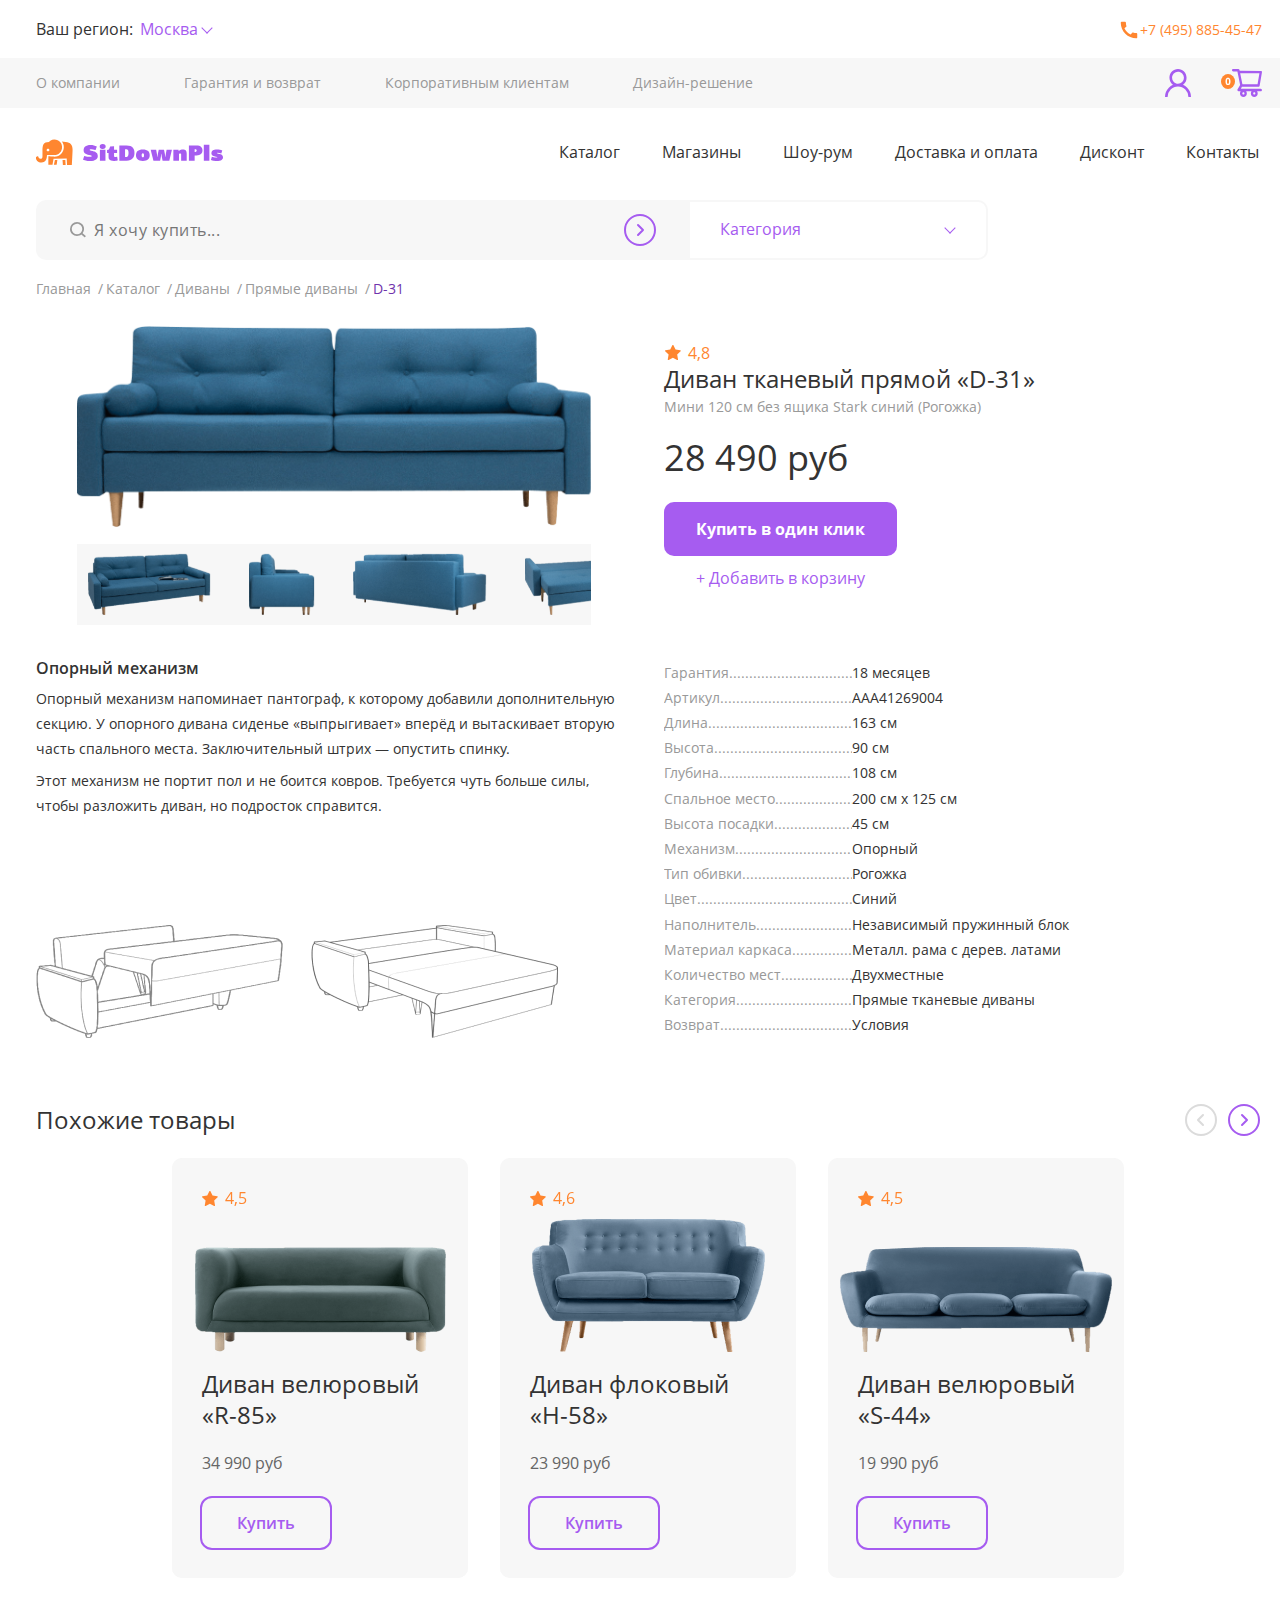
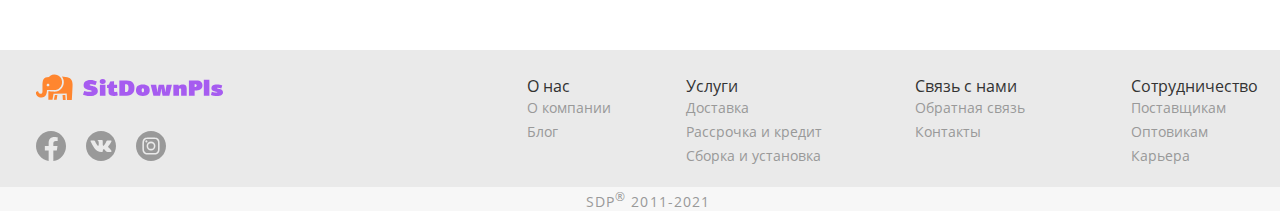
<file: product.html>
<!DOCTYPE html><html lang="ru"><head><meta charset="UTF-8"><meta http-equiv="X-UA-Compatible" content="IE=edge"><meta name="viewport" content="width=device-width,initial-scale=1"><title>Document</title><link rel="icon" href="./images/favicon.svg" type="image/x-icon"><link href="./lib/choices.min.css" rel="stylesheet"><link rel="stylesheet" href="./lib/swiper-bundle.min.css"><link rel="stylesheet" href="./css/productstyle.css"><script defer="defer" src="./lib/choices.min.js"></script><!-- <link rel="stylesheet" href="lib/nouislider.min.css"> --><script defer="defer" src="./lib/swiper-bundle.min.js"></script><!--<script defer src="lib/popper.min.js"></script>
	<script defer src="lib/tippy-bundle.umd.min.js"></script>--><script defer="defer" src="./lib/just-validate.production.min.js"></script><script defer="defer" src="./lib/inputmask.min.js"></script><script src="./lib/scroll-lock.min.js"></script><script defer="defer" src="./js/burger/burger.js"></script><script defer="defer" src="./js/product.js"></script></head><body><header class="header" aria-label="шапка">
	<div class="header__bgcolor"></div>
	<div class="container header__container">
		<div class="header__wrapper">
			<div class="region">
				<div class="region-box">
				<label for="region-select" class="region-title"> Ваш регион: </label>
				<select name="region-select" id="region-select" aria-label="Регион" title="Регион"
					class="region-select choices choices_select">
					<option value="msk">Москва</option>
					<option value="kazan">Казань</option>
					<option value="ufa">Уфа</option>
					<option value="perm">Пермь</option>
				</select>
			</div>
				<a class="tel" type="tel">
					<svg class="telicon">
						<use xlink:href="./images/sprite.svg#mdi_call"></use>
					</svg>
					+7 (495) 885-45-47</a>
			</div>
			<nav class="top-nav nav" title="Главное меню">
				<ul class="nav__list list list-reset">
					<li class="nav__item"><a class="nav__link" href="#about" aria-label="О компании">О&nbsp;компании</a>
					</li>
					<li class="nav__item"><a class="nav__link" href="#warrantyRefund" aria-label="Гарантия и возврат">Гарантия
							и&nbsp;возврат</a>
					</li>
					<li class="nav__item"><a class="nav__link" href="#services" aria-label="Корпоративным клиентам">Корпоративным
							клиентам</a>
					</li>
					<li class="nav__item"><a class="nav__link" href="#disain" aria-label="Дизайн-решение">Дизайн-решение</a>
					</li>
				</ul>
			</nav>
			<a aria-label="логотип" class="logolink" href="#">
				<img class="logoimg" src="./images/logo.svg" alt="логотип" aria-hidden="true">
			</a>
			<nav class="middle-nav nav" title="меню">
				<ul class="nav__list list list-reset">
					<li class="nav__item"><a class="nav__link" href="#catalog" aria-label="Каталог">Каталог</a>
					</li>
					<li class="nav__item"><a class="nav__link" href="#shops" aria-label="Магазины">Магазины</a>
					</li>
					<li class="nav__item"><a class="nav__link" href="#showroom" aria-label="Шоу-рум">Шоу-рум</a>
					</li>
					<li class="nav__item"><a class="nav__link" href="#deliveryandpayment" aria-label="Доставка и оплата">Доставка
							и&nbsp;оплата</a>
					</li>
					<li class="nav__item"><a class="nav__link" href="#discount" aria-label="Дисконт">Дисконт</a>
					</li>
					<li class="nav__item"><a class="nav__link" href="#contact" aria-label="Контакты">Контакты</a>
					</li>
				</ul>
			</nav>
			<button class="btn header__btn burger" aria-label="Меню">
				<span class="burger__line" aria-hidden="true"></span><span class="burger__line" aria-hidden="true"></span><span
					class="burger__line" aria-hidden="true"></span>
			</button>
			<form class="search" action="https://jsonplaceholder.typicode.com/posts" method="POST"
				aria-label="форма поиска по сайту">
				<div class="search-inp">
					<button type="button" class="search-btn btn" aria-label="Поиск по сайту">
						<svg class="search-icon icon">
							<use xlink:href="./images/sprite.svg#search"></use>
						</svg>
					</button>
					<input class="search-text" aria-label="строка поиска по сайту" type="search" name="searchHead"
						placeholder="Я хочу купить...">
					<button type="button" class="search__input-btn btn" aria-label="Поиск по сайту">
						<svg class="search__input-btnicon icon">
							<use xlink:href="./images/sprite.svg#bootom-arrow"></use>
						</svg>
					</button>
				</div>
				<div class="search-cat cat">
					<select name="cat-select" id="cat-select" aria-label="Категория" title="Категория"
						class="cat-select choices choices_select">
						<option value="" selected>Категория</option>
						<option value="sofa">Диваны</option>
						<option value="couch">Кресла</option>
						<option value="puff">Пуфы</option>
						<option value="bed">Кровати</option>
						<option value="pedestal">Тумбы</option>
						<option value="dresser">Комоды</option>
						<option value="chair">Стулья</option>
						<option value="desk">Столы</option>
						<option value="accessories">Аксессуары</option>
					</select>
				</div>
			</form>
			<div class="shoping">
				<button type="button" class="shoping__user-btn" aria-label="Профиль">
					<svg class="shoping__user-icon icon" xmlns="http://www.w3.org/2000/svg" xmlns:xlink="http://www.w3.org/1999/xlink">
						<use xlink:href="./images/sprite.svg#user"></use>
					</svg>
				</button>
				<button type="button" class="shoping__shop-btn" aria-label="Корзина">
					<svg class="shoping__shop-icon icon" xmlns="http://www.w3.org/2000/svg" xmlns:xlink="http://www.w3.org/1999/xlink">
						<use xlink:href="./images/sprite.svg#shopping_cart"></use>
					</svg>

				</button>
			</div>
		</div>

		<!-- <button class="btn header__btn burger" aria-label="Меню">
			<span class="burger__line" aria-hidden="true"></span><span class="burger__line" aria-hidden="true"></span><span
				class="burger__line" aria-hidden="true"></span>
		</button> -->
		<!-- <div class="header__bg"></div> -->



	</div>


</header><main class="content container" aria-label="Товар"><div class="content__top content__top--product"><ul class="content__top__list"><li class="content__top__item"><a href="#" class="content__top__link">Главная</a></li><li class="content__top__item">/</li><li class="content__top__item"><a href="#" class="content__top__link">Каталог</a></li><li class="content__top__item">/</li><li class="content__top__item"><a href="#" class="content__top__link">Диваны</a></li><li class="content__top__item">/</li><li class="content__top__item"><a href="#" class="content__top__link">Прямые диваны</a></li><li class="content__top__item">/</li><li class="content__top__item"><a href="#" class="content__top__link">D-31</a></li></ul></div><div class="content__product__descr product"><!-- <div class="product__slider"> --><div class="product-swiper"><div class="swiper product-top"><ul class="swiper-wrapper product-wrapper"><li class="swiper-slide product-slide product-slide-openmodal"><picture class="swiper-imagepic"><source srcset="./images/product_0_320.png" media="(max-width: 576px)"><source srcset="./images/product_0_768.png" media="(max-width: 768px)"><source srcset="./images/product_0_1024.png" media="(max-width: 1024px)"><img class="swiper-image" src="./images/product_0.png" alt="изображение товара" aria-hidden="true"></picture></li><li class="swiper-slide product-slide product-slide-openmodal"><picture class="swiper-imagepic"><source srcset="./images/product_1_320.png" media="(max-width: 576px)"><source srcset="./images/product_1_768.png" media="(max-width: 768px)"><source srcset="./images/product_1_1024.png" media="(max-width: 1024px)"><img class="swiper-image" src="./images/product_1.png" alt="изображение товара" aria-hidden="true"></picture></li><li class="swiper-slide product-slide product-slide-openmodal"><picture class="swiper-imagepic"><source srcset="./images/product_2_320.png" media="(max-width: 576px)"><source srcset="./images/product_2_768.png" media="(max-width: 768px)"><source srcset="./images/product_2_1024.png" media="(max-width: 1024px)"><img class="swiper-image" src="./images/product_2.png" alt="изображение товара" aria-hidden="true"></picture></li><li class="swiper-slide product-slide product-slide-openmodal"><picture class="swiper-imagepic"><source srcset="./images/product_3_320.png" media="(max-width: 576px)"><source srcset="./images/product_3_768.png" media="(max-width: 768px)"><source srcset="./images/product_3_1024.png" media="(max-width: 1024px)"><img class="swiper-image" src="./images/product_3.png" alt="изображение товара" aria-hidden="true"></picture></li><li class="swiper-slide product-slide product-slide-openmodal"><picture class="swiper-imagepic"><source srcset="./images/product_4_320.png" media="(max-width: 576px)"><source srcset="./images/product_4_768.png" media="(max-width: 768px)"><source srcset="./images/product_4_1024.png" media="(max-width: 1024px)"><img class="swiper-image" src="./images/product_4.png" alt="изображение товара" aria-hidden="true"></picture></li></ul></div><div class="swiper product-thumbs"><ul class="swiper-wrapper product-wrapper"><li class="swiper-slide product-slide product-slide-0"><picture class="swiper-imagepic"><source srcset="./images/product_0_320.png" media="(max-width: 576px)"><source srcset="./images/product_0_768.png" media="(max-width: 768px)"><source srcset="./images/product_0_1024.png" media="(max-width: 1024px)"><img class="swiper-image" src="./images/product_0.png" alt="изображение товара" aria-hidden="true"></picture></li><li class="swiper-slide product-slide product-slide-1"><picture class="swiper-imagepic"><source srcset="./images/product_1_320.png" media="(max-width: 576px)"><source srcset="./images/product_1_768.png" media="(max-width: 768px)"><source srcset="./images/product_1_1024.png" media="(max-width: 1024px)"><img class="swiper-image" src="./images/product_1.png" alt="изображение товара" aria-hidden="true"></picture></li><li class="swiper-slide product-slide product-slide-2"><picture class="swiper-imagepic"><source srcset="./images/product_2_320.png" media="(max-width: 576px)"><source srcset="./images/product_2_768.png" media="(max-width: 768px)"><source srcset="./images/product_2_1024.png" media="(max-width: 1024px)"><img class="swiper-image" src="./images/product_2.png" alt="изображение товара" aria-hidden="true"></picture></li><li class="swiper-slide product-slide product-slide-3"><picture class="swiper-imagepic"><source srcset="./images/product_3_320.png" media="(max-width: 576px)"><source srcset="./images/product_3_768.png" media="(max-width: 768px)"><source srcset="./images/product_3_1024.png" media="(max-width: 1024px)"><img class="swiper-image" src="./images/product_3.png" alt="изображение товара" aria-hidden="true"></picture></li><li class="swiper-slide product-slide product-slide-4"><picture class="swiper-imagepic"><source srcset="./images/product_4_320.png" media="(max-width: 576px)"><source srcset="./images/product_4_768.png" media="(max-width: 768px)"><source srcset="./images/product_4_1024.png" media="(max-width: 1024px)"><img class="swiper-image" src="./images/product_4.png" alt="изображение товара" aria-hidden="true"></picture></li></ul></div></div><div class="product-tech"><div class="product-tech-descr"><h3 class="product__slider-title">Опорный механизм</h3><div class="product__slider-descr"><p>Опорный механизм напоминает пантограф, к&nbsp;которому добавили дополнительную секцию. У&nbsp;опорного дивана сиденье &laquo;выпрыгивает&raquo; вперёд и&nbsp;вытаскивает вторую часть спального места. Заключительный штрих&nbsp;&mdash; опустить спинку.</p><p>Этот механизм не&nbsp;портит пол и&nbsp;не&nbsp;боится ковров. Требуется чуть больше силы, чтобы разложить диван, но&nbsp;подросток справится.</p></div></div><div class="swiper-imageblock"><picture class="swiper-imagepic"><source srcset="./images/product_5_320.png" media="(max-width: 576px)"><source srcset="./images/product_5_768.png" media="(max-width: 768px)"><source srcset="./images/product_5_1024.png" media="(max-width: 1024px)"><img class="swiper-image" src="./images/product_5.png" alt="Опорный механизм" aria-hidden="true"></picture><picture class="swiper-imagepic"><source srcset="./images/product_6_320.png" media="(max-width: 576px)"><source srcset="./images/product_6_768.png" media="(max-width: 768px)"><source srcset="./images/product_6_1024.png" media="(max-width: 1024px)"><img class="swiper-image" src="./images/product_6.png" alt="Опорный механизм" aria-hidden="true"></picture></div><!-- </div> --></div><div class="product-cart"><span class="product__descr-score">4,8</span><h1 class="product__descr-title">Диван тканевый прямой &laquo;D-31&raquo;</h1><p class="product__descr-descr">Мини 120&nbsp;см без ящика Stark синий (Рогожка)</p><p class="product__descr-price">28&nbsp;490 руб</p><a class="product__descr-btn" href="#" aria-label="Купить в один клик">Купить в один клик</a> <a class="product__descr-btncard" href="#" aria-label="Добавить в корзину">+&nbsp;Добавить в&nbsp;корзину</a></div><ul class="product__descr-table table"><li class="table__row"><span class="table__row-settings">Гарантия<span>...................................................................................................................</span></span> <span class="table__row-value">18&nbsp;месяцев</span></li><li class="table__row"><span class="table__row-settings">Артикул<span>...................................................................................................................</span></span> <span class="table__row-value">AAA41269004</span></li><li class="table__row"><span class="table__row-settings">Длина<span>...................................................................................................................</span></span> <span class="table__row-value">163&nbsp;см</span></li><li class="table__row"><span class="table__row-settings">Высота<span>...................................................................................................................</span></span> <span class="table__row-value">90&nbsp;см</span></li><li class="table__row"><span class="table__row-settings">Глубина<span>...................................................................................................................</span></span> <span class="table__row-value">108&nbsp;см</span></li><li class="table__row"><span class="table__row-settings">Спальное место<span>...................................................................................................................</span></span> <span class="table__row-value">200&nbsp;см х&nbsp;125&nbsp;см</span></li><li class="table__row"><span class="table__row-settings">Высота посадки<span>...................................................................................................................</span></span> <span class="table__row-value">45&nbsp;см</span></li><li class="table__row"><span class="table__row-settings">Механизм<span>...................................................................................................................</span></span> <span class="table__row-value">Опорный</span></li><li class="table__row"><span class="table__row-settings">Тип обивки<span>...................................................................................................................</span></span> <span class="table__row-value">Рогожка</span></li><li class="table__row"><span class="table__row-settings">Цвет<span>...................................................................................................................</span></span> <span class="table__row-value">Синий</span></li><li class="table__row"><span class="table__row-settings">Наполнитель<span>...................................................................................................................</span></span> <span class="table__row-value">Независимый пружинный блок</span></li><li class="table__row"><span class="table__row-settings">Материал каркаса<span>...................................................................................................................</span></span> <span class="table__row-value">Металл. рама с дерев. латами</span></li><li class="table__row"><span class="table__row-settings">Количество мест<span>...................................................................................................................</span></span> <span class="table__row-value">Двухместные</span></li><li class="table__row"><span class="table__row-settings">Категория<span>...................................................................................................................</span></span> <span class="table__row-value">Прямые тканевые диваны</span></li><li class="table__row"><span class="table__row-settings">Возврат<span>...................................................................................................................</span></span> <span class="table__row-value">Условия</span></li></ul></div><div class="content__product__similar similar"><h2 class="similar-title">Похожие товары</h2><div class="swiper similar-container"><button class="nav-btn similar-prev swiper-button-prev" aria-label="К предыдущему слайду" type="button"><svg width="32" height="32" viewBox="0 0 32 32" fill="none" xmlns="http://www.w3.org/2000/svg"><g clip-path="url(#clip0_663_1759)"><path d="M18 11L13 16L18 21" stroke-width="2" stroke-linecap="round" stroke-linejoin="round"/><circle r="15" transform="matrix(-1 0 0 1 16 16)" stroke-width="2"/></g><defs><clipPath id="clip0_663_1759"><rect width="32" height="32" fill="white" transform="matrix(-1 0 0 1 32 0)"/></clipPath></defs></svg></button> <button class="nav-btn similar-next swiper-button-next" aria-label="К следующему слайду" type="button"><svg width="32" height="32" viewBox="0 0 32 32" fill="none" xmlns="http://www.w3.org/2000/svg"><g clip-path="url(#clip0_663_1756)"><path d="M14 11L19 16L14 21" stroke-width="2" stroke-linecap="round" stroke-linejoin="round"/><circle cx="16" cy="16" r="15" stroke-width="2"/></g><defs><clipPath id="clip0_663_1756"><rect width="32" height="32" fill="white"/></clipPath></defs></svg></button><ul class="swiper-wrapper"><li class="similar__item swiper-slide"><article class="similar__item-card"><span class="similar__item-score">4,5</span><picture class="similar__item-imgpic"><source srcset="./images/rating16_320.png" media="(max-width: 576px)"><source srcset="./images/rating16_768.png" media="(max-width: 768px)"><source srcset="./images/rating16_1024.png" media="(max-width: 1024px)"><img class="similar__item-img" src="./images/rating16.png" alt="предложение" aria-hidden="true"></picture><div class="similar__item-bottom"><h3 class="similar__item-title">Диван велюровый &laquo;R-85&raquo;</h3><p class="similar__item-price">34&nbsp;990 руб</p><a class="similar__item-btn" href="product.html" aria-label="Купить">Купить</a></div></article></li><li class="similar__item swiper-slide"><article class="similar__item-card"><span class="similar__item-score">4,6</span><picture class="similar__item-imgpic"><source srcset="./images/rating11_320.png" media="(max-width: 576px)"><source srcset="./images/rating11_768.png" media="(max-width: 768px)"><source srcset="./images/rating11_1024.png" media="(max-width: 1024px)"><img class="similar__item-img" src="./images/rating11.png" alt="предложение" aria-hidden="true"></picture><div class="similar__item-bottom"><h3 class="similar__item-title">Диван флоковый &laquo;H-58&raquo;</h3><p class="similar__item-price">23&nbsp;990 руб</p><a class="similar__item-btn" href="product.html" aria-label="Купить">Купить</a></div></article></li><li class="similar__item swiper-slide"><article class="similar__item-card"><span class="similar__item-score">4,5</span><picture class="similar__item-imgpic"><source srcset="./images/rating17_320.png" media="(max-width: 576px)"><source srcset="./images/rating17_768.png" media="(max-width: 768px)"><source srcset="./images/rating17_1024.png" media="(max-width: 1024px)"><img class="similar__item-img" src="./images/rating17.png" alt="предложение" aria-hidden="true"></picture><div class="similar__item-bottom"><h3 class="similar__item-title">Диван велюровый &laquo;S-44&raquo;</h3><p class="similar__item-price">19&nbsp;990 руб</p><a class="similar__item-btn" href="product.html" aria-label="Купить">Купить</a></div></article></li><li class="similar__item swiper-slide"><article class="similar__item-card"><span class="similar__item-score">4,8</span><picture class="similar__item-imgpic"><source srcset="./images/rating7_320.png" media="(max-width: 576px)"><source srcset="./images/rating7_768.png" media="(max-width: 768px)"><source srcset="./images/rating7_1024.png" media="(max-width: 1024px)"><img class="similar__item-img" src="./images/rating7.png" alt="предложение" aria-hidden="true"></picture><div class="similar__item-bottom"><h3 class="similar__item-title">Диван шиниловый &laquo;V-43&raquo;</h3><p class="similar__item-price">19&nbsp;990 руб</p><a class="similar__item-btn" href="product.html" aria-label="Купить">Купить</a></div></article></li><li class="similar__item swiper-slide"><article class="similar__item-card"><span class="similar__item-score">5,0</span><picture class="similar__item-imgpic"><source srcset="./images/rating1_320.png" media="(max-width: 576px)"><source srcset="./images/rating1_768.png" media="(max-width: 768px)"><source srcset="./images/rating1_1024.png" media="(max-width: 1024px)"><img class="similar__item-img" src="./images/rating1.png" alt="предложение" aria-hidden="true"></picture><div class="similar__item-bottom"><h3 class="similar__item-title">Диван кожаный &laquo;R-94&raquo;</h3><p class="similar__item-price">94&nbsp;990 руб</p><a class="similar__item-btn" href="product.html" aria-label="Купить">Купить</a></div></article></li><li class="similar__item swiper-slide"><article class="similar__item-card"><span class="similar__item-score">4,9</span><picture class="similar__item-imgpic"><source srcset="./images/rating2_320.png" media="(max-width: 576px)"><source srcset="./images/rating2_768.png" media="(max-width: 768px)"><source srcset="./images/rating2_1024.png" media="(max-width: 1024px)"><img class="similar__item-img" src="./images/rating2.png" alt="предложение" aria-hidden="true"></picture><div class="similar__item-bottom"><h3 class="similar__item-title">Диван апартековый &laquo;T-75&raquo;</h3><p class="similar__item-price">69&nbsp;990 руб</p><a class="similar__item-btn" href="product.html" aria-label="Купить">Купить</a></div></article></li><li class="similar__item swiper-slide"><article class="similar__item-card"><span class="similar__item-score">4,8</span><picture class="similar__item-imgpic"><source srcset="./images/rating3_320.png" media="(max-width: 576px)"><source srcset="./images/rating3_768.png" media="(max-width: 768px)"><source srcset="./images/rating3_1024.png" media="(max-width: 1024px)"><img class="similar__item-img" src="./images/rating3.png" alt="предложение" aria-hidden="true"></picture><div class="similar__item-bottom"><h3 class="similar__item-title">Диван тканевый &laquo;D-31&raquo;</h3><p class="similar__item-price">28&nbsp;490 руб</p><a class="similar__item-btn" href="product.html" aria-label="Купить">Купить</a></div></article></li><li class="similar__item swiper-slide"><article class="similar__item-card"><span class="similar__item-score">4,8</span><picture class="similar__item-imgpic"><source srcset="./images/rating4_320.png" media="(max-width: 576px)"><source srcset="./images/rating4_768.png" media="(max-width: 768px)"><source srcset="./images/rating4_1024.png" media="(max-width: 1024px)"><img class="similar__item-img" src="./images/rating4.png" alt="предложение" aria-hidden="true"></picture><div class="similar__item-bottom"><h3 class="similar__item-title">Диван велюровый &laquo;Y-68&raquo;</h3><p class="similar__item-price">22&nbsp;990 руб</p><a class="similar__item-btn" href="product.html" aria-label="Купить">Купить</a></div></article></li><li class="similar__item swiper-slide"><article class="similar__item-card"><span class="similar__item-score">4,8</span><picture class="similar__item-imgpic"><source srcset="./images/rating5_320.png" media="(max-width: 576px)"><source srcset="./images/rating5_768.png" media="(max-width: 768px)"><source srcset="./images/rating5_1024.png" media="(max-width: 1024px)"><img class="similar__item-img" src="./images/rating5.png" alt="предложение" aria-hidden="true"></picture><div class="similar__item-bottom"><h3 class="similar__item-title">Диван из&nbsp;шинила &laquo;W-95&raquo;</h3><p class="similar__item-price">22&nbsp;990 руб</p><a class="similar__item-btn" href="product.html" aria-label="Купить">Купить</a></div></article></li><li class="similar__item swiper-slide"><article class="similar__item-card"><span class="similar__item-score">4,8</span><picture class="similar__item-imgpic"><source srcset="./images/rating6_320.png" media="(max-width: 576px)"><source srcset="./images/rating6_768.png" media="(max-width: 768px)"><source srcset="./images/rating6_1024.png" media="(max-width: 1024px)"><img class="similar__item-img" src="./images/rating6.png" alt="предложение" aria-hidden="true"></picture><div class="similar__item-bottom"><h3 class="similar__item-title">Диван флоковый &laquo;G-41&raquo;</h3><p class="similar__item-price">17&nbsp;990 руб</p><a class="similar__item-btn" href="product.html" aria-label="Купить">Купить</a></div></article></li><li class="similar__item swiper-slide"><article class="similar__item-card"><span class="similar__item-score">4,7</span><picture class="similar__item-imgpic"><source srcset="./images/rating8_320.png" media="(max-width: 576px)"><source srcset="./images/rating8_768.png" media="(max-width: 768px)"><source srcset="./images/rating8_1024.png" media="(max-width: 1024px)"><img class="similar__item-img" src="./images/rating8.png" alt="предложение" aria-hidden="true"></picture><div class="similar__item-bottom"><h3 class="similar__item-title">Диван велюровый &laquo;S-99&raquo;</h3><p class="similar__item-price">19&nbsp;990 руб</p><a class="similar__item-btn" href="product.html" aria-label="Купить">Купить</a></div></article></li><li class="similar__item swiper-slide"><article class="similar__item-card"><span class="similar__item-score">4,7</span><picture class="similar__item-imgpic"><source srcset="./images/rating9_320.png" media="(max-width: 576px)"><source srcset="./images/rating9_768.png" media="(max-width: 768px)"><source srcset="./images/rating9_1024.png" media="(max-width: 1024px)"><img class="similar__item-img" src="./images/rating9.png" alt="предложение" aria-hidden="true"></picture><div class="similar__item-bottom"><h3 class="similar__item-title">Диван из&nbsp;кожзама &laquo;F-85&raquo;</h3><p class="similar__item-price">26&nbsp;990 руб</p><a class="similar__item-btn" href="product.html" aria-label="Купить">Купить</a></div></article></li><li class="similar__item swiper-slide"><article class="similar__item-card"><span class="similar__item-score">4,6</span><picture class="similar__item-imgpic"><source srcset="./images/rating10_320.png" media="(max-width: 576px)"><source srcset="./images/rating10_768.png" media="(max-width: 768px)"><source srcset="./images/rating10_1024.png" media="(max-width: 1024px)"><img class="similar__item-img" src="./images/rating10.png" alt="предложение" aria-hidden="true"></picture><div class="similar__item-bottom"><h3 class="similar__item-title">Диван флоковый &laquo;H-64&raquo;</h3><p class="similar__item-price">25&nbsp;990 руб</p><a class="similar__item-btn" href="product.html" aria-label="Купить">Купить</a></div></article></li><li class="similar__item swiper-slide"><article class="similar__item-card"><span class="similar__item-score">4,6</span><picture class="similar__item-imgpic"><source srcset="./images/rating12_320.png" media="(max-width: 576px)"><source srcset="./images/rating12_768.png" media="(max-width: 768px)"><source srcset="./images/rating12_1024.png" media="(max-width: 1024px)"><img class="similar__item-img" src="./images/rating12.png" alt="предложение" aria-hidden="true"></picture><div class="similar__item-bottom"><h3 class="similar__item-title">Диван из&nbsp;кожзама &laquo;R-43&raquo;</h3><p class="similar__item-price">33&nbsp;990 руб</p><a class="similar__item-btn" href="product.html" aria-label="Купить">Купить</a></div></article></li><li class="similar__item swiper-slide"><article class="similar__item-card"><span class="similar__item-score">4,6</span><picture class="similar__item-imgpic"><source srcset="./images/rating13_320.png" media="(max-width: 576px)"><source srcset="./images/rating13_768.png" media="(max-width: 768px)"><source srcset="./images/rating13_1024.png" media="(max-width: 1024px)"><img class="similar__item-img" src="./images/rating13.png" alt="предложение" aria-hidden="true"></picture><div class="similar__item-bottom"><h3 class="similar__item-title">Диван из&nbsp;шинила &laquo;С-42&raquo;</h3><p class="similar__item-price">18&nbsp;990 руб</p><a class="similar__item-btn" href="product.html" aria-label="Купить">Купить</a></div></article></li><li class="similar__item swiper-slide"><article class="similar__item-card"><span class="similar__item-score">4,6</span><picture class="similar__item-imgpic"><source srcset="./images/rating14_320.png" media="(max-width: 576px)"><source srcset="./images/rating14_768.png" media="(max-width: 768px)"><source srcset="./images/rating14_1024.png" media="(max-width: 1024px)"><img class="similar__item-img" src="./images/rating14.png" alt="предложение" aria-hidden="true"></picture><div class="similar__item-bottom"><h3 class="similar__item-title">Диван велюровый &laquo;U-58&raquo;</h3><p class="similar__item-price">21&nbsp;990 руб</p><a class="similar__item-btn" href="product.html" aria-label="Купить">Купить</a></div></article></li><li class="similar__item swiper-slide"><article class="similar__item-card"><span class="similar__item-score">4,5</span><picture class="similar__item-imgpic"><source srcset="./images/rating15_320.png" media="(max-width: 576px)"><source srcset="./images/rating15_768.png" media="(max-width: 768px)"><source srcset="./images/rating15_1024.png" media="(max-width: 1024px)"><img class="similar__item-img" src="./images/rating15.png" alt="предложение" aria-hidden="true"></picture><div class="similar__item-bottom"><h3 class="similar__item-title">Диван флоковый &laquo;F-41&raquo;</h3><p class="similar__item-price">17&nbsp;990 руб</p><a class="similar__item-btn" href="product.html" aria-label="Купить">Купить</a></div></article></li><li class="similar__item swiper-slide"><article class="similar__item-card"><span class="similar__item-score">4,4</span><picture class="similar__item-imgpic"><source srcset="./images/rating18_320.png" media="(max-width: 576px)"><source srcset="./images/rating18_768.png" media="(max-width: 768px)"><source srcset="./images/rating18_1024.png" media="(max-width: 1024px)"><img class="similar__item-img" src="./images/rating18.png" alt="предложение" aria-hidden="true"></picture><div class="similar__item-bottom"><h3 class="similar__item-title">Диван из&nbsp;шинила &laquo;С-80&raquo;</h3><p class="similar__item-price">20&nbsp;990 руб</p><a class="similar__item-btn" href="product.html" aria-label="Купить">Купить</a></div></article></li></ul></div></div></main><div class="modal"><div class="container modal__container"><div class="modal__element"><span class="closeBtn"><svg class="top-telicon"><use xlink:href="./images/sprite.svg#exit"></use></svg></span><div class="modal-swiper"><div class="swiper modal-top"><ul class="swiper-wrapper modal-wrapper"><li class="swiper-slide modal-slide"><picture class="swiper-imagepic"><source srcset="./images/product_0_320.png" media="(max-width: 576px)"><source srcset="./images/product_0_768.png" media="(max-width: 768px)"><source srcset="./images/product_0_1024.png" media="(max-width: 1024px)"><img class="swiper-image" src="./images/product_0.png" alt="изображение товара" aria-hidden="true"></picture></li><li class="swiper-slide modal-slide"><picture class="swiper-imagepic"><source srcset="./images/product_1_320.png" media="(max-width: 576px)"><source srcset="./images/product_1_768.png" media="(max-width: 768px)"><source srcset="./images/product_1_1024.png" media="(max-width: 1024px)"><img class="swiper-image" src="./images/product_1.png" alt="изображение товара" aria-hidden="true"></picture></li><li class="swiper-slide modal-slide"><picture class="swiper-imagepic"><source srcset="./images/product_2_320.png" media="(max-width: 576px)"><source srcset="./images/product_2_768.png" media="(max-width: 768px)"><source srcset="./images/product_2_1024.png" media="(max-width: 1024px)"><img class="swiper-image" src="./images/product_2.png" alt="изображение товара" aria-hidden="true"></picture></li><li class="swiper-slide modal-slide"><picture class="swiper-imagepic"><source srcset="./images/product_3_320.png" media="(max-width: 576px)"><source srcset="./images/product_3_768.png" media="(max-width: 768px)"><source srcset="./images/product_3_1024.png" media="(max-width: 1024px)"><img class="swiper-image" src="./images/product_3.png" alt="изображение товара" aria-hidden="true"></picture></li><li class="swiper-slide modal-slide"><picture class="swiper-imagepic"><source srcset="./images/product_4_320.png" media="(max-width: 576px)"><source srcset="./images/product_4_768.png" media="(max-width: 768px)"><source srcset="./images/product_4_1024.png" media="(max-width: 1024px)"><img class="swiper-image" src="./images/product_4.png" alt="изображение товара" aria-hidden="true"></picture></li></ul></div><div class="swiper modal-thumbs"><ul class="swiper-wrapper modal-wrapper"><li class="swiper-slide modal-slide modal-slide-0"><picture class="swiper-imagepic"><source srcset="./images/product_0_320.png" media="(max-width: 576px)"><source srcset="./images/product_0_768.png" media="(max-width: 768px)"><source srcset="./images/product_0_1024.png" media="(max-width: 1024px)"><img class="swiper-image" src="./images/product_0.png" alt="изображение товара" aria-hidden="true"></picture></li><li class="swiper-slide modal-slide modal-slide-1"><picture class="swiper-imagepic"><source srcset="./images/product_1_320.png" media="(max-width: 576px)"><source srcset="./images/product_1_768.png" media="(max-width: 768px)"><source srcset="./images/product_1_1024.png" media="(max-width: 1024px)"><img class="swiper-image" src="./images/product_1.png" alt="изображение товара" aria-hidden="true"></picture></li><li class="swiper-slide modal-slide modal-slide-2"><picture class="swiper-imagepic"><source srcset="./images/product_2_320.png" media="(max-width: 576px)"><source srcset="./images/product_2_768.png" media="(max-width: 768px)"><source srcset="./images/product_2_1024.png" media="(max-width: 1024px)"><img class="swiper-image" src="./images/product_2.png" alt="изображение товара" aria-hidden="true"></picture></li><li class="swiper-slide modal-slide modal-slide-3"><picture class="swiper-imagepic"><source srcset="./images/product_3_320.png" media="(max-width: 576px)"><source srcset="./images/product_3_768.png" media="(max-width: 768px)"><source srcset="./images/product_3_1024.png" media="(max-width: 1024px)"><img class="swiper-image" src="./images/product_3.png" alt="изображение товара" aria-hidden="true"></picture></li><li class="swiper-slide modal-slide modal-slide-4"><picture class="swiper-imagepic"><source srcset="./images/product_4_320.png" media="(max-width: 576px)"><source srcset="./images/product_4_768.png" media="(max-width: 768px)"><source srcset="./images/product_4_1024.png" media="(max-width: 1024px)"><img class="swiper-image" src="./images/product_4.png" alt="изображение товара" aria-hidden="true"></picture></li></ul><button class="swiper-button-prev" aria-label="К предыдущему слайду" type="button"><svg width="32" height="32" viewBox="0 0 32 32" fill="none" xmlns="http://www.w3.org/2000/svg"><g clip-path="url(#swiper-prev_1759)"><path d="M18 11L13 16L18 21" stroke-width="2" stroke-linecap="round" stroke-linejoin="round"/><circle r="15" transform="matrix(-1 0 0 1 16 16)" stroke-width="2"/></g><defs><clipPath id="swiper-prev_1759"><rect width="32" height="32" fill="white" transform="matrix(-1 0 0 1 32 0)"/></clipPath></defs></svg></button> <button class="swiper-button-next" aria-label="К следующему слайду" type="button"><svg width="32" height="32" viewBox="0 0 32 32" fill="none" xmlns="http://www.w3.org/2000/svg"><g clip-path="url(#swiper-next_1756)"><path d="M14 11L19 16L14 21" stroke-width="2" stroke-linecap="round" stroke-linejoin="round"/><circle cx="16" cy="16" r="15" stroke-width="2"/></g><defs><clipPath id="swiper-next_1756"><rect width="32" height="32" fill="white"/></clipPath></defs></svg></button></div></div></div></div></div><div class="modalpay"><div class="container modalpay__container"><div class="modalpay__element"><span class="closeBtn"><svg class="top-telicon"><use xlink:href="./images/sprite.svg#exit"></use></svg></span><form class="modalpay__form" action="https://jsonplaceholder.typicode.com/posts" method="post" aria-label="Купить в один клик"><h1 class="modalpay__form-title">Купить в&nbsp;один клик</h1><p class="modalpay__form-descr">Чтобы оформить заказ&nbsp;&mdash; заполните формы ниже и&nbsp;наш менеджер свяжется с&nbsp;вами в&nbsp;течении часа.</p><div class="modalpay__form-box modalpay__form-name"><input class="modalpay__form-input" id="name" data-validate-field="name" aria-label="Как вас зовут?" type="text" name="name" placeholder="Как вас зовут?"></div><div class="modalpay__form-box modalpay__form-tel"><input class="modalpay__form-input" id="tel" data-validate-field="tel" aria-label="Ваш телефон" type="tel" name="tel" placeholder="Ваш телефон"></div><button class="modalpay__form-btn" aria-label="Отправить" type="submit">Отправить</button> <label for="modalpay__form-check" class="modalpay__form-checktext"><input type="checkbox" id="modalpay__form-check" class="modalpay__form-check" checked="checked"> <span tabindex="0"></span> Принимаю <a href="#" class="modalpay__form-checklink">пользовательское соглашение</a></label></form></div></div></div><div class="modalsend"><div class="container modalsend__container"><div class="modalsend__element"><span class="closeBtn"><svg class="top-telicon"><use xlink:href="./images/sprite.svg#exit"></use></svg></span><picture class="modalsend__element-imgpic"><!-- <source srcset="./images/project_1_320.jpg" media="(max-width: 576px)">
					<source srcset="./images/project_1_768.jpg" media="(max-width: 768px)">
					<source srcset="./images/project_1_1024.jpg" media="(max-width: 1024px)"> --> <img class="modalsend__element-img" src="./images/elephant.svg" alt="логотип" aria-hidden="true"></picture><h1 class="modalsend__element-title">Спасибо, мы вам перезвоним!</h1></div></div></div><footer class="footer" tabindex="-1">
	<div class="conteiner footer__conteiner">
		<div class="footer__top">
			<div class="footer__top-wrapper">
				<div class="footer__top-left left">
					<a aria-label="логотип" class="left__logolink" href="#">
						<img class="left__logoimg" src="./images/logo.svg" alt="логотип" aria-hidden="true">
					</a>
					<ul class="left__social">
						<li class="left__social__item">
							<a href="#" class="left__social__link" aria-label="Фейсбук">
								<svg class="left__social__icon">
									<use xlink:href="./images/sprite.svg#fb"></use>
								</svg>
							</a>
						</li>
						<li class="left__social__item">
							<a href="#" class="left__social__link" aria-label="ВКонтакте">
								<svg class="left__social__icon">
									<use xlink:href="./images/sprite.svg#vk"></use>
								</svg>
							</a>
						</li>
						<li class="left__social__item">
							<a href="#" class="left__social__link" aria-label="Инстаграм">
								<svg class="left__social__icon">
									<use xlink:href="./images/sprite.svg#instagram"></use>
								</svg>
							</a>
						</li>
					</ul>
				</div>
				<div class="footer__top-right">
					<ul class="footer__list">
						<li class="footer__item">
							<h3 class="footer__item-title">О нас</h3>
							<ul class="footer__item-list list">
								<li class="list__item item"><a href="#" class="item__link">О компании</a></li>
								<li class="list__item item"><a href="#" class="item__link">Блог</a></li>
							</ul>
						</li>
						<li class="footer__item">
							<h3 class="footer__item-title">Услуги</h3>
							<ul class="footer__item-list list">
								<li class="list__item item"><a href="#" class="item__link">Доставка</a></li>
								<li class="list__item item"><a href="#" class="item__link">Рассрочка и кредит</a></li>
								<li class="list__item item"><a href="#" class="item__link">Сборка и установка</a></li>
							</ul>
						</li>
						<li class="footer__item">
							<h3 class="footer__item-title">Связь с нами</h3>
							<ul class="footer__item-list list">
								<li class="list__item item"><a href="#" class="item__link">Обратная связь</a></li>
								<li class="list__item item"><a href="#" class="item__link">Контакты</a></li>
							</ul>
						</li>
						<li class="footer__item">
							<h3 class="footer__item-title">Сотрудничество</h3>
							<ul class="footer__item-list list">
								<li class="list__item item"><a href="#" class="item__link">Поставщикам</a></li>
								<li class="list__item item"><a href="#" class="item__link">Оптовикам</a></li>
								<li class="list__item item"><a href="#" class="item__link">Карьера</a></li>
							</ul>
						</li>
					</ul>
				</div>
			</div>
		</div>
		<div class="footer__bootom">
			<p class="footer__bootom-text">SDP<sup class="reg">&reg;</sup> 2011-2021</p>
		</div>
	</div>
</footer></body></html>
</file>
<file: css/style.css>
html{box-sizing:border-box}*,::after,::before{box-sizing:inherit}@font-face{font-family:Muller;src:local("MullerRegular"),url(../fonts/MullerRegular.woff2) format("woff2"),url(../fonts/MullerRegular.woff) format("woff");font-display:swap;font-weight:400;font-style:normal}@font-face{font-family:OpenSans;src:local("OpenSansBold"),url(../fonts/OpenSansBold.woff2) format("woff2"),url(../fonts/OpenSansBold.woff) format("woff");font-display:swap;font-weight:700;font-style:normal}@font-face{font-family:OpenSans;src:local("OpenSansRegular"),url(../fonts/OpenSansRegular.woff2) format("woff2"),url(../fonts/OpenSansRegular.woff) format("woff");font-display:swap;font-weight:400;font-style:normal}@font-face{font-family:OpenSans;src:local("OpenSansSemiBold"),url(../fonts/OpenSansSemiBold.woff2) format("woff2"),url(../fonts/OpenSansSemiBold.woff) format("woff");font-display:swap;font-weight:600;font-style:normal}@font-face{font-family:PlayfairDisplay;src:local("PlayfairDisplayBlack"),url(../fonts/PlayfairDisplayBlack.woff2) format("woff2"),url(../fonts/PlayfairDisplayBlack.woff) format("woff");font-display:swap;font-weight:900;font-style:normal}body{margin:0;min-width:320px;font-family:OpenSans,sans-serif;background-color:#fff}img{max-width:100%}a{text-decoration:none}ul{list-style:none;padding:0;margin:0;font-family:OpenSans}.btn{padding:0;border:none;background-color:transparent;cursor:pointer;outline:0;font-family:OpenSans}.text{padding:0;margin:0;font-family:OpenSans}.container{max-width:1920px;min-width:320px;margin:0 auto}[class*=ground-pane]{filter:grayscale(1)}.tippy-box[data-theme~=tultip]{background-color:var(--color_black);border-radius:0;padding:5px;color:var(--color_white);font-weight:400;font-size:9px;line-height:14px;text-align:center}.tippy-box[data-theme~=tultip][data-placement^=top]>.tippy-arrow::before{border-top-color:var(--color_black)}.tippy-box[data-theme~=tultip][data-placement^=bottom]>.tippy-arrow::before{border-bottom-color:var(--color_black)}.tippy-box[data-theme~=tultip][data-placement^=left]>.tippy-arrow::before{border-left-color:var(--color_black)}.tippy-box[data-theme~=tultip][data-placement^=right]>.tippy-arrow::before{border-right-color:var(--color_black)}.tippy-popper .tippy-tooltip.tultip-theme *{background-color:#1c2b53!important}.disable-scroll{overflow:hidden;height:100vh;position:fixed;left:0;top:0;width:100%}:root{--holst:1920px;--mbSection:70px;--padLeftRightSection:320px;--padRightSection:305px;--gap:32px;--color_white:#FFFFFF;--color_grey_black:#333333;--color_grey_light:#F6F6F6;--color_grey_light1:#F7F7F7;--color_grey:#999999;--color_md_grey:#EAEAEA;--color_black:#333333;--color_pink_violet:#EBD1FF;--color_primary_shade:#7033AC;--color_primary:#A65CF0;--color_primary_light:#C998FB;--color_secondary:#FF862F;--color_secondary_light:#FFBD59;--color_secondary_shade:#BB370E;--color_pink_light:#F8EFFF;--color_grey_shade:#666666;--color_gold:#D5B986;--color_green_input:#B8EC64;--lime_color:#DAFFD1;--bone_color:#FFF5D1}@keyframes burgerOpen{from{opacity:0}to{opacity:1}}@keyframes burgerClose{from{opacity:1}to{opacity:0}}.choices{font-size:0;margin-bottom:0}.choices__inner{width:94px;border:none;min-height:auto;font-weight:400;font-size:16px;line-height:120%;color:#a65cf0;background-color:transparent;transition:background-color .3s ease-in-out,color .3s ease-in-out,border .3s ease-in-out}#choices--region-select-item-choice-1{display:none}.choices[data-type*=select-one]::after{height:8px;width:8px;border-width:0;border-right:1px solid var(--color_primary);border-top:1px solid var(--color_primary);transform:rotate(135deg);transform-origin:center;margin-top:-6px;transition:border-color .3s ease-in-out}.choices[data-type*=select-one].is-open::after{border-width:0;border-left:1px solid var(--color_primary);border-bottom:1px solid var(--color_primary);margin-top:-2px}.choices__placeholder{opacity:1}.choices__list--dropdown .choices__placeholder{display:none}.choices__list--dropdown .choices__item--selectable,.choices__list[aria-expanded] .choices__item--selectable{padding-right:0}.choices__list--dropdown .choices__item--selectable.is-highlighted::after{display:none}.choices__list--dropdown,.choices__list[aria-expanded]{border:none}.burger{display:none}.header{font-size:0}.header__bgcolor{width:100%;height:50px;position:absolute;z-index:-1;background-color:var(--color_grey_light1)}.header__container{margin-bottom:32px}.header__wrapper{display:grid;grid-template-rows:50px 27px 60px;grid-template-columns:repeat(12,1fr);gap:32px;padding:0 calc(var(--padLeftRightSection) - 18px);padding-left:calc(var(--padLeftRightSection));justify-items:flex-start;align-items:center}.header__wrapper .region{grid-column:span 5;display:flex;justify-content:left;align-items:center;margin-right:22px}.header__wrapper .region-box{display:flex;align-items:center}.header__wrapper .region .choices__list--dropdown,.header__wrapper .region .choices__list[aria-expanded]{padding:16px;font-weight:400;font-size:14px;line-height:130%;color:var(--color_black)}.header__wrapper .region .choices__list--dropdown .choices__item--selectable.is-highlighted,.header__wrapper .region .choices__list[aria-expanded] .choices__item--selectable.is-highlighted{background-color:var(--color_white)}.header__wrapper .region .choices .choices__inner{position:relative;padding-top:0;padding-bottom:0}.header__wrapper .region .choices{position:relative;z-index:2;margin-right:22px;outline:0;font-size:0}.header__wrapper .region .choices .choices__inner::before{content:"";position:absolute;z-index:-1;top:-5px;bottom:-5px;left:-15px;right:-15px;background-color:var(--color_pink_violet);visibility:hidden}.header__wrapper .region .choices:focus:not(:hover):not(:active)[data-type*=select-one]::after{border-color:var(--color_primary_shade)}.header__wrapper .region .choices:focus:not(:hover):not(:active) .choices__inner{color:var(--color_primary_shade)}.header__wrapper .region .choices:focus:not(:hover):not(:active) .choices__inner::before{visibility:visible}.header__wrapper .region .choices:focus-visible:not(:hover):not(:active)[data-type*=select-one]::after{border-color:var(--color_primary_shade)}.header__wrapper .region .choices:focus-visible:not(:hover):not(:active) .choices__inner{color:var(--color_primary_shade)}.header__wrapper .region .choices:focus-visible:not(:hover):not(:active) .choices__inner::before{visibility:visible}.header__wrapper .region .choices:hover:not(:active)[data-type*=select-one]::after{border-color:var(--color_primary_light)}.header__wrapper .region .choices:hover:not(:active) .choices__inner{color:var(--color_primary_light)}.header__wrapper .region .choices:active[data-type*=select-one]::after{border-color:var(--color_primary_shade)}.header__wrapper .region .choices:active .choices__inner{color:var(--color_primary_shade)}.header__wrapper .region-title{padding:0;margin:0 -5px 0 0;font-family:OpenSans;font-weight:400;font-size:16px;line-height:120%;color:var(--color_grey_black)}.header__wrapper .logolink{grid-column:span 3;grid-row-start:2;display:block;width:187px;height:27px}.header__wrapper .tel{display:flex;align-items:center;font-weight:400;font-size:14px;line-height:100%;color:var(--color_secondary);transition:color .3s ease-in-out}.header__wrapper .tel svg{fill:var(--color_secondary);transition:fill .3s ease-in-out}.header__wrapper .tel:focus-visible:not(:hover):not(:active),.header__wrapper .tel:focus:not(:hover):not(:active){color:var(--color_secondary)}.header__wrapper .tel:focus-visible:not(:hover):not(:active) svg,.header__wrapper .tel:focus:not(:hover):not(:active) svg{fill:var(--color_secondary)}.header__wrapper .tel:hover:not(:active){color:var(--color_secondary_light)}.header__wrapper .tel:hover:not(:active) svg{fill:var(--color_secondary_light)}.header__wrapper .tel:active{color:var(--color_secondary_shade)}.header__wrapper .tel:active svg{fill:var(--color_secondary_shade)}.header__wrapper .telicon{width:22px;height:22px}.header__wrapper .search{grid-column:span 10;display:flex;align-items:center}.header__wrapper .search-icon{fill:var(--color_grey);transition:fill .3s ease-in-out}.header__wrapper .search-icon:active{fill:var(--color_primary)}.header__wrapper .search-inp{position:relative;grid-column:span 7}.header__wrapper .search-btn{position:absolute;top:20px;left:32px;width:20px;height:20px}.header__wrapper .search__input-btn{position:absolute;top:14px;right:32px;width:32px;height:32px}.header__wrapper .search-cat{position:relative;grid-column:span 3;z-index:5;width:300px;height:60px}.header__wrapper .search-cat .choices{display:flex;align-items:center;height:100%;background-color:var(--color_white);border:2px solid var(--color_grey_light1);border-radius:0 10px 10px 0;transition:background-color .3s ease-in-out,border .3s ease-in-out}.header__wrapper .search-cat .choices:focus:not(:hover):not(:active){background-color:var(--color_pink_light);border:2px solid var(--color_primary)}.header__wrapper .search-cat .choices:focus-visible:not(:hover):not(:active){background-color:var(--color_pink_light);border:2px solid var(--color_primary)}.header__wrapper .search-cat .choices:hover:not(:active){background-color:var(--color_white);border:2px solid var(--color_primary)}.header__wrapper .search-cat .choices:active{background-color:var(--color_white);border:2px solid var(--color_primary_shade)}.header__wrapper .search-cat .choices.is-open{border:none}.header__wrapper .search-cat .choices .choices__inner{padding:7.5px;min-height:auto;width:160px}.header__wrapper .search-cat .choices .choices__list--single{padding:4px 2px 4px 22px}.header__wrapper .search-cat .choices .choices .choices__list[aria-expanded],.header__wrapper .search-cat .choices .choices__list--dropdown{margin-top:2px;background:#fff;border:2px solid #f7f7f7;border-radius:0 10px 10px}.header__wrapper .search-cat .choices .choices .choices__list[aria-expanded] .choices__list,.header__wrapper .search-cat .choices .choices__list--dropdown .choices__list{-moz-column-count:2;column-count:2}.header__wrapper .search-cat .choices.choices[data-type*=select-one]::after{right:32.5px}.header__wrapper .search-text{font-family:OpenSans;width:761px;height:60px;padding-left:58px;padding-right:20px;letter-spacing:.5px;font-weight:400;font-size:16px;line-height:120%;color:var(--color_grey);border:none;outline:0;background-color:var(--color_grey_light1);border-radius:10px 0 0 10px;transition:background-color .3s ease-in-out,border .3s ease-in-out}.header__wrapper .search-text:focus:not(:hover):not(:active){background-color:var(--color_pink_light);border:2px solid var(--color_primary)}.header__wrapper .search-text:focus-visible:not(:hover):not(:active){background-color:var(--color_pink_light);border:2px solid var(--color_primary)}.header__wrapper .search-text:hover:not(:active){background-color:var(--color_md_grey)}.header__wrapper .search-text:active{background-color:var(--color_grey_light1)}.header__wrapper .shoping{grid-column:span 2;position:relative;justify-self:end}.header__wrapper .shoping__user-btn{padding:0;border:none;cursor:pointer;outline:0;font-family:OpenSans;width:26px;height:28px;margin-right:30px;background-color:transparent;transition:background-color .3s ease-in-out}.header__wrapper .shoping__user-btn svg{fill:var(--color_primary);transition:fill .3s ease-in-out}.header__wrapper .shoping__user-btn:focus:not(:hover):not(:active){background-color:var(--color_primary_light)}.header__wrapper .shoping__user-btn:focus:not(:hover):not(:active) svg{fill:var(--color_white)}.header__wrapper .shoping__user-btn:focus-visible:not(:hover):not(:active){background-color:var(--color_primary_light)}.header__wrapper .shoping__user-btn:focus-visible:not(:hover):not(:active) svg{fill:var(--color_white)}.header__wrapper .shoping__user-btn:hover:not(:active) svg{fill:var(--color_primary_light)}.header__wrapper .shoping__user-btn:active svg{fill:var(--color_primary_shade)}.header__wrapper .shoping__shop-btn{padding:0;border:none;cursor:pointer;outline:0;font-family:OpenSans;width:41px;height:28px;background-color:transparent;transition:background-color .3s ease-in-out}.header__wrapper .shoping__shop-btn svg{fill:var(--color_primary);transition:fill .3s ease-in-out}.header__wrapper .shoping__shop-btn:focus:not(:hover):not(:active){background-color:var(--color_primary_light)}.header__wrapper .shoping__shop-btn:focus:not(:hover):not(:active) svg{fill:var(--color_white)}.header__wrapper .shoping__shop-btn:focus-visible:not(:hover):not(:active){background-color:var(--color_primary_light)}.header__wrapper .shoping__shop-btn:focus-visible:not(:hover):not(:active) svg{fill:var(--color_white)}.header__wrapper .shoping__shop-btn:hover:not(:active) svg{fill:var(--color_primary_light)}.header__wrapper .shoping__shop-btn:active svg{fill:var(--color_primary_shade)}.header .top-nav{justify-self:end;grid-column:span 7}.header .top-nav .nav__item .nav__link{position:relative;z-index:1;font-weight:400;font-size:14px;line-height:100%;display:flex;align-items:center;color:var(--color_grey);outline:0;transition:color .3s ease-in-out,background-color .3s ease-in-out}.header .top-nav .nav__item .nav__link::before{content:"";position:absolute;z-index:-1;top:-5px;bottom:-5px;left:-15px;right:-15px;background-color:var(--color_pink_violet);visibility:hidden}.header .top-nav .nav__item .nav__link:focus:not(:hover):not(:active){color:var(--color_primary_shade)}.header .top-nav .nav__item .nav__link:focus:not(:hover):not(:active)::before{visibility:visible}.header .top-nav .nav__item .nav__link:focus-visible:not(:hover):not(:active){color:var(--color_primary_shade)}.header .top-nav .nav__item .nav__link:focus-visible:not(:hover):not(:active)::before{visibility:visible}.header .top-nav .nav__item .nav__link:hover:not(:active){color:var(--color_primary)}.header .top-nav .nav__item .nav__link:active{color:var(--color_primary_shade)}.header .top-nav .nav__item:not(:last-child){margin-right:64px}.header .middle-nav{justify-self:end;grid-column:span 9}.header .middle-nav .nav__list{margin-right:6px}.header .middle-nav .nav__item .nav__link{position:relative;z-index:1;font-weight:400;font-size:16px;line-height:22px;color:var(--color_black);outline:0;transition:color .3s ease-in-out,background-color .3s ease-in-out}.header .middle-nav .nav__item .nav__link::before{content:"";position:absolute;z-index:-1;top:-5px;bottom:-5px;left:-15px;right:-15px;background-color:var(--color_pink_violet);visibility:hidden}.header .middle-nav .nav__item .nav__link:focus:not(:hover):not(:active){color:var(--color_black)}.header .middle-nav .nav__item .nav__link:focus:not(:hover):not(:active)::before{visibility:visible}.header .middle-nav .nav__item .nav__link:focus-visible:not(:hover):not(:active){color:var(--color_black)}.header .middle-nav .nav__item .nav__link:focus-visible:not(:hover):not(:active)::before{visibility:visible}.header .middle-nav .nav__item .nav__link:hover:not(:active){color:var(--color_primary)}.header .middle-nav .nav__item .nav__link:active{color:var(--color_primary_shade)}.header .middle-nav .nav__item:not(:last-child){margin-right:91px}.nav__list{display:flex;align-items:center}.icon{width:100%;height:100%}@media only screen and (max-width:1919px){:root{--padLeftRightSection:36px;--padRightSection:20px}.header__bgcolor{top:58px}.header .middle-nav{grid-column:span 7}.header .middle-nav .nav__list{margin-right:3px}.header .middle-nav .nav__item:not(:last-child){margin-right:42px}.header__wrapper{display:grid;grid-template-rows:repeat(3,1fr);grid-template-columns:repeat(9,1fr);gap:34px;margin-top:16px}.header__wrapper .region{grid-column:span 9;width:100%;margin-right:0;justify-content:space-between}.header__wrapper .logolink{grid-row-start:3;grid-column:span 2}.header__wrapper .shoping{grid-row-start:2;margin-top:-15px}.header__wrapper .search{grid-column:span 9}.header__wrapper .search-text{width:652px}.header .top-nav{margin-top:-15px;justify-self:start;grid-row-start:2}}@media only screen and (max-width:1023px){:root{--padLeftRightSection:72px;--padRightSection:56px}.header__wrapper{grid-template-columns:repeat(6,1fr)}.header__wrapper .region,.header__wrapper .top-nav{grid-column:span 6}.header__wrapper .top-nav .nav__item:not(:last-child){margin-right:35px}.header__wrapper .logolink{grid-column-start:3;grid-column-end:5}.header__wrapper .shoping{margin-top:0;grid-row-start:3;grid-column:span 2}.header__wrapper .search{grid-column:span 6}.header__wrapper .search-text{width:435px}.header__wrapper .search-cat{width:189px}.burger{padding:0;border:none;outline:0;font-family:OpenSans;display:block;grid-column-start:1;grid-row-start:3;position:relative;z-index:1;width:24px;height:24px;cursor:pointer;background-color:transparent}.burger__line{position:absolute;left:0;width:24px;height:3px;background-color:var(--color_primary)}.burger__line:nth-child(1){top:0}.burger__line:nth-child(2){top:50%}.burger__line:nth-child(3){top:100%}.header__wrapper .header__nav--active{position:absolute;display:flex;top:108px;left:0;width:100vw;min-width:300px;height:300px;z-index:1000;padding:92px var(--padRightSection) 60px var(--padLeftRightSection);background-color:var(--color_white);overflow-y:auto;animation-name:burgerOpen;animation-duration:1s}.header__wrapper .header__nav--active .middle-nav{display:flex}.header__wrapper .header__nav--close{display:none;animation-name:burgerClose;animation-duration:1s}.header__wrapper .middle-nav{display:none}.header__wrapper .middle-nav .nav__list{display:flex;align-items:flex-start;flex-direction:column;flex-basis:300px;flex-wrap:wrap}.header__wrapper .middle-nav .nav__list .nav__item{margin-right:0}.header__wrapper .middle-nav .nav__list .nav__item:nth-child(1){margin-right:64px}.header__wrapper .middle-nav .nav__list .nav__item:not(:nth-child(3n)){margin-bottom:41px}.header__wrapper .middle-nav .nav__list .nav__link{font-weight:400;font-size:16px;line-height:22px;color:var(--color_black)}.stop-scroll{overflow:hidden}.nav__list-img{position:absolute;width:161px;height:112px;background-image:url(../images/elefant.svg);background-repeat:no-repeat;background-size:161px 112px;bottom:60px;right:72px}.showClose{position:absolute;z-index:1004;fill:var(--color_grey);cursor:pointer;outline:0;text-decoration:none}.showClose .top-telicon{width:20px;height:20px}.showClose:focus-visible:not(:hover):not(:active),.showClose:focus:not(:hover):not(:active){fill:var(--color_primary_shade)}.showClose:focus-visible:not(:hover):not(:active)::after,.showClose:focus:not(:hover):not(:active)::after{visibility:visible}.showClose:hover:not(:active){fill:var(--color_primary)}.showClose:active{fill:var(--color_primary_shade)}.showClose::after{content:"";position:absolute;z-index:-1;top:-1px;bottom:-1px;left:-1px;right:-1px;background-color:var(--color_pink_violet);visibility:hidden}}@media only screen and (max-width:715px){.header__bgcolor{top:0}.header__wrapper{padding:0 var(--padLeftRightSection);gap:14px}.header__wrapper .header__nav--active{position:absolute;display:flex;flex-direction:column;top:144px;left:0;width:100vw;min-width:300px;height:533px;z-index:1000;padding:62px var(--padRightSection) 24px var(--padLeftRightSection);background-color:var(--color_white);overflow-y:auto;animation-duration:1s}.header__wrapper .header__nav--active .middle-nav{display:flex}.header__wrapper .header__nav--active .middle-nav .nav__list .nav__item{margin-bottom:41px}.header__wrapper .header__nav--active .top-nav{display:flex;padding:24px 0}.header__wrapper .header__nav--active .top-nav .nav__list{flex-direction:initial;justify-content:space-between;flex-basis:290px}.header__wrapper .header__nav--active .top-nav .nav__list .nav__item:not(:nth-child(3n)){margin-bottom:12px}.header__wrapper .header__nav--active .top-nav .nav__list .nav__item:nth-child(3){width:116px}.header__wrapper .header__nav--active .top-nav .nav__list .nav__item .nav__link{color:var(--color_grey)}.header__wrapper .region-box{margin-top:-12px;margin-bottom:12px}.header__wrapper .region{grid-row-start:2;flex-direction:column;align-items:flex-start}.header__wrapper .logolink{grid-row-start:1;grid-column:span 6;margin:-32px auto 0}.header__wrapper .shoping{grid-column-start:4;grid-column-end:7}.header__wrapper .search{display:flex;flex-direction:column;align-items:flex-start;margin-top:3px;width:100%}.header__wrapper .search-inp{width:100%;margin-bottom:16px}.header__wrapper .search-cat,.header__wrapper .search-text{width:100%}.header__wrapper .top-nav{display:none}.header__wrapper .top-nav .nav__list{display:flex;align-items:flex-start;flex-direction:column;flex-basis:300px;flex-wrap:wrap}.header__wrapper .top-nav .nav__list .nav__item{margin-right:0}.header__wrapper .top-nav .nav__list .nav__item:nth-child(1){margin-right:64px}.header__wrapper .top-nav .nav__list .nav__item:not(:nth-child(3n)){margin-bottom:41px}.header__wrapper .top-nav .nav__list .header__link{font-weight:400;font-size:16px;line-height:22px;color:var(--color_black)}}.hero{font-size:0}.hero__container{margin-bottom:var(--mbSection)}.hero .hero__wrap{display:none}.hero .swiper{display:flex;flex-direction:column;justify-content:center;align-items:center;width:100%;height:100%;overflow:hidden;position:relative}.hero .swiper-slide{background-size:cover;width:100%;height:100%}.hero .swiper-slide .swiper-slide__wrap{padding:80px calc(var(--padLeftRightSection) - 18px) 80px calc(var(--padLeftRightSection));display:flex;flex-direction:column;max-width:1280px}.hero .swiper-slide .swiper-slide__text{flex-basis:240px;display:flex;flex-direction:column;align-items:flex-start;justify-content:space-between}.hero .swiper-slide .swiper-slide__title{padding:0;margin:0;font-family:OpenSans;font-weight:700;font-size:48px;line-height:65px;color:var(--color_grey)}.hero .swiper-slide .swiper-slide__btn{padding:22px 50px;border:none;background-color:transparent;cursor:pointer;outline:0;background-color:var(--color_primary);border-radius:10px;font-family:OpenSans;font-weight:700;font-size:16px;line-height:100%;text-align:center;color:var(--color_white);transition:background-color .3s ease-in-out,outline .3s ease-in-out}.hero .swiper-slide .swiper-slide__btn:focus-visible:not(:hover):not(:active),.hero .swiper-slide .swiper-slide__btn:focus:not(:hover):not(:active){background-color:var(--color_primary_light);outline:2px solid var(--color_primary_shade)}.hero .swiper-slide .swiper-slide__btn:hover:not(:active){background-color:var(--color_primary_light)}.hero .swiper-slide .swiper-slide__btn:active{background-color:var(--color_primary_shade)}.hero .swiper-slide-1{background-image:url(../images/hero1.jpg)}.hero .swiper-slide-1 .swiper-slide__wrap .swiper-slide__text{max-width:496px}.hero .swiper-slide-2{background-image:url(../images/hero2.jpg)}.hero .swiper-slide-2 .swiper-slide__wrap .swiper-slide__text{max-width:466px}.hero .swiper-slide-3{background-image:url(../images/hero3.jpg)}.hero .swiper-slide-3 .swiper-slide__wrap .swiper-slide__text{max-width:587px}.hero .swiper-slide-3 .swiper-slide__title{color:var(--color_white)}.hero .swiper .swiper-pagination .swiper-pagination-bullet{width:14px;height:14px;margin-right:0;margin-left:16px;margin-bottom:15px;background-color:var(--color_black)}@media (max-width:1919px){.hero .swiper-slide-1{background-image:url(../images/hero1_1024.jpg)}.hero .swiper-slide-1 .swiper-slide__wrap{max-width:549px}.hero .swiper-slide-2{background-image:url(../images/hero2_1024.jpg)}.hero .swiper-slide-2 .swiper-slide__wrap{max-width:543px}.hero .swiper-slide-3{background-image:url(../images/hero3_1024.jpg)}.hero .swiper-slide-3 .swiper-slide__wrap{max-width:553px}}@media (max-width:1023px){.hero .swiper-slide-1{background-image:url(../images/hero1_768.jpg)}.hero .swiper-slide-1 .swiper-slide__wrap{max-width:549px}.hero .swiper-slide-2{background-image:url(../images/hero2_768.jpg)}.hero .swiper-slide-2 .swiper-slide__wrap{max-width:549px}.hero .swiper-slide-3{background-image:url(../images/hero3_768.jpg)}.hero .swiper-slide-3 .swiper-slide__wrap{max-width:585px}}@media (max-width:576px){.hero .hero__wrap{display:block;padding:0 12px}.hero .hero__wrap .hero__btn{padding:22px 104px;border:none;background-color:transparent;cursor:pointer;outline:0;background-color:var(--color_primary);border-radius:10px;font-family:OpenSans;font-weight:700;font-size:16px;line-height:100%;text-align:center;color:var(--color_white);transition:background-color .3s ease-in-out,outline .3s ease-in-out;display:inline-block}.hero .hero__wrap .hero__btn:focus-visible:not(:hover):not(:active),.hero .hero__wrap .hero__btn:focus:not(:hover):not(:active){background-color:var(--color_primary_light);outline:2px solid var(--color_primary_shade)}.hero .hero__wrap .hero__btn:hover:not(:active){background-color:var(--color_primary_light)}.hero .hero__wrap .hero__btn:active{background-color:var(--color_primary_shade)}.hero__swiper{margin-bottom:32px}.hero .swiper-slide .swiper-slide__wrap{max-width:204px;padding:30px var(--padRightSection) 30px calc(var(--padLeftRightSection) + 18px)}.hero .swiper-slide .swiper-slide__text{flex-basis:calc(150px + 90 * (100vw - 320px)/ 256)}.hero .swiper-slide .swiper-slide__title{padding:0;margin:0;font-family:OpenSans;font-size:20px;line-height:27px}.hero .swiper-slide .swiper-slide__btn{display:none}.hero .swiper-slide-1{background-image:url(../images/hero1_320.jpg)}.hero .swiper-slide-2{background-image:url(../images/hero2_320.jpg)}.hero .swiper-slide-3{background-image:url(../images/hero3_320.jpg)}.hero .swiper .swiper-pagination .swiper-pagination-bullet{width:6px;height:6px;margin-left:5px;margin-right:3px;margin-bottom:-1px}}.offers{font-size:0}.offers__container{position:relative;padding:0 calc(var(--padLeftRightSection) - 18px);padding-left:calc(var(--padLeftRightSection));margin-bottom:var(--mbSection)}.offers-title{padding:0;margin:0 0 26px;font-family:OpenSans;font-weight:400;font-size:32px;line-height:100%;color:var(--color_black)}.offers-next{margin-top:0;top:0;left:auto;right:calc(var(--padLeftRightSection) - 17px)}.offers-prev{margin-top:0;top:0;left:auto;right:calc(var(--padLeftRightSection) + 28px)}.offers-next,.offers-prev{padding:0;border:none;background-color:transparent;cursor:pointer;outline:0;font-family:OpenSans;width:32px;height:32px}.offers-next:not(.swiper-button-disabled):active svg path,.offers-next:not(.swiper-button-disabled):focus svg path,.offers-next:not(.swiper-button-disabled):focus-visible svg path,.offers-next:not(.swiper-button-disabled):hover svg path,.offers-prev:not(.swiper-button-disabled):active svg path,.offers-prev:not(.swiper-button-disabled):focus svg path,.offers-prev:not(.swiper-button-disabled):focus-visible svg path,.offers-prev:not(.swiper-button-disabled):hover svg path{stroke:var(--color_white)}.offers-next:not(.swiper-button-disabled):focus svg,.offers-next:not(.swiper-button-disabled):focus-visible svg,.offers-prev:not(.swiper-button-disabled):focus svg,.offers-prev:not(.swiper-button-disabled):focus-visible svg{background-color:var(--color_primary_light);border-radius:50px}.offers-next:not(.swiper-button-disabled):hover svg,.offers-prev:not(.swiper-button-disabled):hover svg{background-color:var(--color_primary);border-radius:50px}.offers-next:not(.swiper-button-disabled):active svg,.offers-prev:not(.swiper-button-disabled):active svg{background-color:var(--color_primary_shade);border-radius:50px}.offers-next:not(.swiper-button-disabled):active svg circle,.offers-prev:not(.swiper-button-disabled):active svg circle{stroke:var(--color_primary_shade)}.offers-prev svg{stroke:var(--color_primary)}.offers-prev.swiper-button-disabled svg{stroke:var(--color_grey)}.offers-next svg{stroke:var(--color_primary)}.offers-next.swiper-button-disabled svg{stroke:var(--color_grey)}.offers .swiper{position:static;width:1280px;overflow:hidden;margin-right:0}.offers .swiper-button-next:after,.offers .swiper-button-prev:after{display:none;content:""}.offers .swiper-navigation{position:absolute;top:24px;right:calc(var(--padRightSection) + 36px)}.offers .swiper-slide{width:296px;height:auto;border-radius:10px;background-color:var(--color_grey_light1)}.offers .swiper-slide .offers__card{display:grid;gap:23px;grid-template-rows:245px 1fr;grid-template-columns:1fr;position:relative}.offers .swiper-slide .offers__card-text{padding:30px}.offers .swiper-slide .offers__card-imgpic{margin-bottom:-32px;display:flex;justify-content:center;align-items:flex-end}.offers .swiper-slide .offers__card-img{-o-object-fit:cover;object-fit:cover}.offers .swiper-slide .offers__card-delta{position:absolute;top:30px;left:0;display:flex;justify-content:center;align-items:center;padding:0;margin:0;font-family:OpenSans;font-weight:700;font-size:14px;line-height:19px;text-align:center;color:var(--color_white);box-sizing:border-box;background-image:url(../images/bg.svg);background-size:92px 34px;background-position:right;background-repeat:no-repeat;background-clip:content-box;width:92px;height:34px}.offers .swiper-slide .offers__card-title{padding:0;margin:0 0 23px;font-family:OpenSans;max-width:225px;font-weight:400;font-size:24px;line-height:130%;color:var(--color_black)}.offers .swiper-slide .offers__card-price{margin-bottom:23px}.offers .swiper-slide .offers__card-pricenew{margin-right:30px;font-weight:400;font-size:18px;line-height:130%;color:var(--color_secondary)}.offers .swiper-slide .offers__card-priceold{font-weight:400;font-size:16px;line-height:130%;text-decoration-line:line-through;color:var(--color_grey)}.offers .swiper-slide .offers__card-btn{display:inline-block;padding:17px 35px;border:none;cursor:pointer;outline:0;font-family:OpenSans;background-color:transparent;outline:2px solid var(--color_primary);border-radius:10px;font-weight:600;font-size:16px;line-height:100%;text-align:center;color:var(--color_primary);transition:background-color .3s ease-in-out,outline-color .3s ease-in-out,color .3s ease-in-out;justify-self:start}.offers .swiper-slide .offers__card-btn:focus-visible:not(:hover):not(:active),.offers .swiper-slide .offers__card-btn:focus:not(:hover):not(:active){color:var(--color_white);background-color:var(--color_primary_light)}.offers .swiper-slide .offers__card-btn:hover:not(:active){color:var(--color_white);background-color:var(--color_primary)}.offers .swiper-slide .offers__card-btn:active{color:var(--color_white);background-color:var(--color_primary_shade);outline-color:var(--color_primary_shade)}.offers .swiper-slide:nth-child(3n+2){width:624px}.offers .swiper-slide:nth-child(3n+2) .offers__card{display:grid;gap:23px;grid-template-columns:1fr 1fr}.offers .swiper-slide:nth-child(3n+2) .offers__card-imgpic{grid-column:span 2}.offers .swiper-slide:nth-child(3n+2) .offers__card .img-dop{position:absolute;bottom:30px;right:30px;grid-column-start:2;grid-row-start:2;justify-self:end;align-self:end}@media only screen and (max-width:1919px){.offers .swiper-slide:nth-child(3n+2) .offers__card{grid-template-columns:1fr;-moz-column-gap:0;column-gap:0}.offers .swiper-slide:nth-child(3n+2) .offers__card .img-dop{display:none}.offers .swiper-slide:nth-child(3n+2) .offers__card-imgpic{margin-bottom:calc(0px + 32 * (100vw - 1024px)/ 896)}.offers .swiper{width:calc(100vw - 16px - var(--padLeftRightSection) - var(--padRightSection))}}@media only screen and (max-width:1023px){.offers .swiper{width:calc(100vw - 16px - var(--padLeftRightSection) - var(--padRightSection))}.offers-title{width:calc(100% - 100px)}}@media only screen and (max-width:576px){:root{--padLeftRightSection:12px;--padRightSection:12px}.offers .swiper{margin-left:0;width:100%}.offers__container{position:relative}.offers-title{font-size:24px;line-height:100%}.offers-next{margin-top:0;top:103%;left:calc(50% + 5px)}.offers-prev{margin-top:0;top:103%;left:calc(50% - 38px)}}.raiting{font-size:0}.raiting__container{padding:0 calc(var(--padLeftRightSection) - 18px);padding-left:calc(var(--padLeftRightSection));margin-bottom:var(--mbSection)}.raiting-title{padding:0;margin:0 0 26px;font-family:OpenSans;font-weight:400;font-size:32px;line-height:100%;color:var(--color_black)}.raiting__list{display:grid;grid-template-columns:repeat(12,1fr);grid-template-rows:repeat(2,minmax(420px,1fr));grid-auto-rows:minmax(420px,1fr);gap:var(--gap);margin-bottom:32px}.raiting__btn{padding:22px 37px;border:none;background-color:transparent;cursor:pointer;outline:0;background-color:var(--color_primary);border-radius:10px;font-family:OpenSans;font-weight:700;font-size:16px;line-height:100%;text-align:center;color:var(--color_white);transition:background-color .3s ease-in-out,outline .3s ease-in-out;display:block;margin:0 auto}.raiting__btn:focus-visible:not(:hover):not(:active),.raiting__btn:focus:not(:hover):not(:active){background-color:var(--color_primary_light);outline:2px solid var(--color_primary_shade)}.raiting__btn:hover:not(:active){background-color:var(--color_primary_light)}.raiting__btn:active{background-color:var(--color_primary_shade)}.raiting__item{grid-column:span 3;height:100%}.raiting__item-card{position:relative;display:grid;grid-template-rows:repeat(auto-fill,minmax(210px,1fr));grid-template-columns:1fr;height:100%;background-color:var(--color_grey_light1);border-radius:10px}.raiting__item.item-none{display:none}.raiting__item-bottom{padding:0 30px 30px}.raiting__item-imgpic{display:flex;align-self:end;justify-content:center;align-items:center;margin-bottom:16px}.raiting__item-score{position:absolute;top:30px;left:0;padding-left:53px;font-weight:400;font-size:16px;line-height:130%;color:var(--color_secondary)}.raiting__item-score::before{position:absolute;background-repeat:no-repeat;background-position:center;content:"";left:0;top:0;width:100%;height:100%;box-sizing:border-box;background-image:url("data:image/svg+xml,%3Csvg width='16' height='15' viewBox='0 0 16 15' fill='none' xmlns='http://www.w3.org/2000/svg'%3E%3Cpath d='M15.2764 5.28193L10.5439 4.59758L8.42832 0.330127C8.37054 0.213287 8.27548 0.118702 8.15805 0.0612089C7.86355 -0.0834504 7.50567 0.037099 7.35842 0.330127L5.24285 4.59758L0.510317 5.28193C0.379841 5.30047 0.260549 5.36167 0.169216 5.45441C0.0587999 5.56733 -0.00204457 5.71924 5.24622e-05 5.87678C0.00214949 6.03431 0.0670165 6.18457 0.1804 6.29454L3.60445 9.61614L2.7955 14.3064C2.77653 14.4156 2.78867 14.5278 2.83053 14.6304C2.87239 14.733 2.94231 14.8218 3.03235 14.8869C3.12239 14.952 3.22896 14.9906 3.33996 14.9985C3.45096 15.0064 3.56196 14.9831 3.66037 14.9314L7.89337 12.717L12.1264 14.9314C12.2419 14.9926 12.3761 15.013 12.5048 14.9908C12.8291 14.9352 13.0472 14.6291 12.9912 14.3064L12.1823 9.61614L15.6063 6.29454C15.6995 6.20367 15.7611 6.08497 15.7797 5.95515C15.83 5.63059 15.6026 5.33015 15.2764 5.28193Z' fill='%23FF862F'/%3E%3C/svg%3E");background-size:16px 15px;background-clip:content-box}.raiting__item-title{padding:0;margin:0 0 24px;font-family:OpenSans;max-width:400px;font-weight:400;font-size:24px;line-height:130%;color:var(--color_black)}.raiting__item-price{padding:0;margin:0 0 24px;font-family:OpenSans;display:block;font-weight:400;font-size:16px;line-height:130%;color:var(--color_grey_shade)}.raiting__item-btn{padding:16px 35px;border:none;cursor:pointer;outline:0;font-family:OpenSans;background-color:transparent;outline:2px solid var(--color_primary);border-radius:10px;font-weight:600;font-size:16px;line-height:100%;text-align:center;color:var(--color_primary);transition:background-color .3s ease-in-out,outline-color .3s ease-in-out,color .3s ease-in-out;display:inline-block}.raiting__item-btn:focus-visible:not(:hover):not(:active),.raiting__item-btn:focus:not(:hover):not(:active){color:var(--color_white);background-color:var(--color_primary_light)}.raiting__item-btn:hover:not(:active){color:var(--color_white);background-color:var(--color_primary)}.raiting__item-btn:active{color:var(--color_white);background-color:var(--color_primary_shade);outline-color:var(--color_primary_shade)}@media only screen and (max-width:1919px){.raiting__list{grid-template-columns:repeat(9,1fr)}}@media only screen and (max-width:1023px){.raiting__list{grid-template-columns:repeat(6,1fr)}.raiting-title{margin:0 0 23px}}@media only screen and (max-width:576px){.raiting__btn{padding:22px 36px}.raiting__container{margin-top:119px;padding:0 var(--padLeftRightSection)}.raiting__list{grid-template-rows:repeat(2,minmax(278px,1fr));grid-auto-rows:minmax(278px,1fr);gap:17px}.raiting-title{font-size:24px;margin-bottom:26px}.raiting__item{width:calc(140px + 112 * (100vw - 320px)/ 256);align-self:end}.raiting__item-title{margin-bottom:16px;font-size:16px}.raiting__item-imgpic{margin-bottom:16px}.raiting__item-card{width:calc(140px + 112 * (100vw - 320px)/ 256);grid-template-rows:107px 1fr}.raiting__item-score{font-size:12px;top:17px;padding-left:34px}.raiting__item-score::before{background-size:13px 12px}.raiting__item-btn{padding:12px 25px;border:none;cursor:pointer;outline:0;font-family:OpenSans;background-color:transparent;outline:2px solid var(--color_primary);border-radius:10px;font-weight:600;font-size:16px;line-height:100%;text-align:center;color:var(--color_primary);transition:background-color .3s ease-in-out,outline-color .3s ease-in-out,color .3s ease-in-out}.raiting__item-btn:focus-visible:not(:hover):not(:active),.raiting__item-btn:focus:not(:hover):not(:active){color:var(--color_white);background-color:var(--color_primary_light)}.raiting__item-btn:hover:not(:active){color:var(--color_white);background-color:var(--color_primary)}.raiting__item-btn:active{color:var(--color_white);background-color:var(--color_primary_shade);outline-color:var(--color_primary_shade)}.raiting__item-bottom{padding:0 16px 16px}.raiting__item-price{margin-bottom:16px}}.baner{font-size:0}.baner__container{margin-bottom:var(--mbSection)}.baner__btn-bottom{display:none}.baner__wrapper{background-repeat:no-repeat;background-size:cover;background-position:center;padding:155px calc(var(--padLeftRightSection) - 18px) 150px calc(var(--padLeftRightSection));background-image:url(../images/baner.jpg)}.baner__text{max-width:1236px}.baner-title{padding:0;margin:0 0 49px;font-family:OpenSans;max-width:508px;font-weight:400;font-size:48px;line-height:120%;color:var(--color_white)}.baner-name{padding:0;margin:0 0 49px;font-family:PlayfairDisplay;font-style:normal;font-weight:900;font-size:60px;line-height:120%;color:var(--color_gold)}.baner__btn{padding:22px 32px;border:none;background-color:transparent;cursor:pointer;outline:0;background-color:var(--color_primary);border-radius:10px;font-family:OpenSans;font-weight:700;font-size:16px;line-height:100%;text-align:center;color:var(--color_white);transition:background-color .3s ease-in-out,outline .3s ease-in-out}.baner__btn:focus-visible:not(:hover):not(:active),.baner__btn:focus:not(:hover):not(:active){background-color:var(--color_primary_light);outline:2px solid var(--color_primary_shade)}.baner__btn:hover:not(:active){background-color:var(--color_primary_light)}.baner__btn:active{background-color:var(--color_primary_shade)}@media only screen and (max-width:1919px){.baner__wrapper{background-image:url(../images/baner_1024.jpg)}.baner__text{max-width:52%}}@media only screen and (max-width:1023px){.baner__wrapper{margin-bottom:32px;padding:157px var(--padLeftRightSection) 150px 36px;padding-right:var(--padRightSection);background-image:url(../images/baner_768.jpg)}.baner__text{max-width:70%}}@media only screen and (max-width:576px){.baner__wrapper{padding:30px var(--padRightSection) 112px var(--padLeftRightSection);background-image:url(../images/baner_320.jpg)}.baner-name{font-size:24px}.baner-title{margin-bottom:0;font-size:16px}.baner__btn{display:none}.baner__btn-bottom{padding:22px 86px;border:none;background-color:transparent;cursor:pointer;outline:0;background-color:var(--color_primary);border-radius:10px;font-family:OpenSans;font-weight:700;font-size:16px;line-height:100%;text-align:center;color:var(--color_white);transition:background-color .3s ease-in-out,outline .3s ease-in-out;margin-left:var(--padLeftRightSection);display:inline-block}.baner__btn-bottom:focus-visible:not(:hover):not(:active),.baner__btn-bottom:focus:not(:hover):not(:active){background-color:var(--color_primary_light);outline:2px solid var(--color_primary_shade)}.baner__btn-bottom:hover:not(:active){background-color:var(--color_primary_light)}.baner__btn-bottom:active{background-color:var(--color_primary_shade)}}.top{font-size:0}.top__container{padding:0 calc(var(--padLeftRightSection) - 18px);padding-left:calc(var(--padLeftRightSection));margin-bottom:var(--mbSection)}.top-title{padding:0;margin:0 0 26px;font-family:OpenSans;font-weight:400;font-size:32px;line-height:100%;color:var(--color_black)}.top__list{display:grid;grid-template-columns:repeat(12,1fr);grid-template-rows:511px minmax(405px,1fr);gap:var(--gap)}.top__item{display:flex;flex-direction:column;background:var(--color_grey_light1);border-radius:10px}.top__item__list{display:flex;margin-bottom:14px}.top__item__list .tabs-nav__btn{padding:0;border:none;background-color:transparent;cursor:pointer;outline:0;font-family:OpenSans;font-weight:400;font-size:14px;line-height:100%;letter-spacing:.1px;color:var(--color_grey)}.top__item__list .tabs-nav__item:not(:last-child){margin-right:30px}.top__item-wrapper{padding:30px}.top__item:nth-child(1){background-repeat:no-repeat;background-image:url(../images/top1.png);background-size:auto;background-position:left 120px}.top__item:nth-child(1) .top__item-wrapper{display:flex;flex-direction:column;flex-basis:510px;align-items:flex-start;justify-content:space-between}.top__item:nth-child(2){background-repeat:no-repeat;background-image:url(../images/top2.png);background-size:auto;background-position:left 120px}.top__item:nth-child(2) .top__item-wrapper{display:flex;flex-direction:column;flex-basis:510px;align-items:flex-start;justify-content:space-between}.top__item:nth-child(3){background-repeat:no-repeat;background-image:url(../images/top3.png);background-size:auto;background-position:left 120px}.top__item:nth-child(3) .top__item-wrapper{display:flex;flex-direction:column;flex-basis:404px;align-items:flex-start;justify-content:space-between}.top__item:nth-child(4){background-repeat:no-repeat;background-image:url(../images/top4.png);background-size:auto;background-position:left 120px}.top__item:nth-child(4) .top__item-wrapper{display:flex;flex-direction:column;flex-basis:404px;align-items:flex-start;justify-content:space-between}.top__item:nth-child(4) .top__item-wrapper .tabs-nav__item:not(:last-child){margin-right:26px}.top__item:nth-child(5){background-repeat:no-repeat;background-image:url(../images/top5.png);background-size:auto;background-position:left 120px}.top__item:nth-child(5) .top__item-wrapper{display:flex;flex-direction:column;flex-basis:404px;align-items:flex-start;justify-content:space-between}.top__item:nth-child(5) .top__item-wrapper .tabs-nav__item:not(:last-child){margin-right:42px}.top__item-title{padding:0;margin:0;font-family:OpenSans;font-weight:400;font-size:24px;line-height:33px;color:var(--color_black)}.top__item-btn{padding:0;border:none;background-color:transparent;cursor:pointer;outline:0;font-family:OpenSans;position:relative;display:flex;justify-content:space-between;align-items:center;width:108px;font-weight:700;font-size:16px;line-height:120%;color:var(--color_primary)}.top__item-btn::before{content:"";position:absolute;top:28px;left:0;width:73%;height:2px;background-color:var(--color_primary);transition:background-color .3s ease-in-out,opacity .3s ease-in-out,color .3s ease-in-out;opacity:0}.top__item-btn:focus-visible::before,.top__item-btn:focus::before{opacity:1}.top__item-btn:active svg path,.top__item-btn:focus svg path,.top__item-btn:focus-visible svg path,.top__item-btn:hover svg path{stroke:var(--color_white)}.top__item-btn:focus svg,.top__item-btn:focus-visible svg{background-color:var(--color_primary_light);border-radius:50px}.top__item-btn:hover:not(:active)::before{opacity:1}.top__item-btn:hover svg{background-color:var(--color_primary);border-radius:50px}.top__item-btn:active{color:var(--color_primary_shade)}.top__item-btn:active::before{opacity:1;background-color:var(--color_primary_shade)}.top__item-btn:active svg{background-color:var(--color_primary_shade);border-radius:50px}.top__item-btn:active svg circle{stroke:var(--color_primary_shade)}.top__item-icon{height:22px;width:22px}.top__item.item-big{grid-column:span 6}.top__item.item-small{grid-column:span 4}@media only screen and (max-width:1919px){.top__list{grid-template-rows:repeat(2,minmax(511px,1fr));grid-auto-rows:minmax(511px,1fr);grid-template-columns:repeat(9,1fr)}.top__item:nth-child(1){grid-row-start:1;grid-column-start:1;grid-column-end:7;background-image:url(../images/top1_1024.png)}.top__item:nth-child(2){grid-row-start:2;grid-column-start:4;grid-column-end:7;background-image:url(../images/top2_1024.png)}.top__item:nth-child(3){grid-column-start:7;grid-column-end:10;background-image:url(../images/top3_1024.png)}.top__item:nth-child(3) .top__item-wrapper{flex-basis:510px}.top__item:nth-child(4){grid-row-start:2;grid-column-start:1;grid-column-end:4;background-image:url(../images/top4_1024.png)}.top__item:nth-child(4) .top__item-wrapper{flex-basis:510px}.top__item:nth-child(5){grid-row-start:2;grid-column-start:7;grid-column-end:10;background-image:url(../images/top5_1024.png)}.top__item:nth-child(5) .top__item-wrapper{flex-basis:510px}}@media only screen and (max-width:1023px){.top__list{grid-template-columns:repeat(6,1fr)}.top__item:nth-child(1){grid-row-start:1;grid-column-start:1;grid-column-end:7;background-image:url(../images/top1_768.png)}.top__item:nth-child(2){grid-row-start:2;grid-column-start:4;grid-column-end:7;background-image:url(../images/top2_768.png)}.top__item:nth-child(3){grid-row-start:2;grid-column-start:1;grid-column-end:4;background-image:url(../images/top3_768.png)}.top__item:nth-child(4){grid-row-start:3;grid-column-start:1;grid-column-end:4;background-image:url(../images/top4_768.png)}.top__item:nth-child(5){grid-row-start:3;grid-column-start:4;grid-column-end:7;background-image:url(../images/top5_768.png)}}@media only screen and (max-width:576px){.top__container{padding:0 var(--padLeftRightSection)}.top__list{grid-template-rows:332px minmax(206px,1fr);grid-auto-rows:minmax(206px,1fr);row-gap:32px;-moz-column-gap:16px;column-gap:16px}.top-title{font-size:24px;margin-bottom:26px}.top__item-btn{font-size:0}.top__item .top__item-text{margin-bottom:-25px}.top__item:nth-child(1){background-image:url(../images/top1_320.png);background-position:left 105px}.top__item:nth-child(1) .top__item-wrapper{justify-content:flex-start}.top__item:nth-child(1) .top__item-wrapper svg{margin-right:-12px}.top__item:nth-child(1) .top__item-text{margin-bottom:-25px}.top__item:nth-child(1) .top__item__list{margin-bottom:14px}.top__item:nth-child(1) .top__item__list .tabs-nav__item:not(:last-child){margin-right:20px}.top__item:nth-child(2){background-image:url(../images/top2_320.png);background-position:left 88px}.top__item:nth-child(2) .top__item-wrapper{flex-basis:0;padding:16px;justify-content:flex-start}.top__item:nth-child(2) .top__item-wrapper svg{margin-right:26px}.top__item:nth-child(2) .top__item-text{margin-bottom:-25px;font-size:16px;line-height:22px;max-width:79px}.top__item:nth-child(2) .top__item-text .top__item-title{font-size:16px;line-height:22px}.top__item:nth-child(2) .top__item__list{margin-bottom:9px;flex-direction:column}.top__item:nth-child(2) .top__item__list .tabs-nav__item{display:flex}.top__item:nth-child(2) .top__item__list .tabs-nav__item:not(:last-child){margin-right:0;margin-bottom:4px}.top__item:nth-child(2) .top__item__list .tabs-nav__btn{font-size:10px}.top__item:nth-child(3){background-image:url(../images/top3_320.png);background-position:left 88px}.top__item:nth-child(3) .top__item-wrapper{padding:16px;flex-basis:0;justify-content:flex-start}.top__item:nth-child(3) .top__item-wrapper svg{margin-right:16px}.top__item:nth-child(3) .top__item-text{margin-bottom:-25px;font-size:16px;line-height:22px;max-width:76px}.top__item:nth-child(3) .top__item-text .top__item-title{font-size:16px;line-height:22px}.top__item:nth-child(3) .top__item__list{margin-bottom:9px;flex-direction:column}.top__item:nth-child(3) .top__item__list .tabs-nav__item{display:flex}.top__item:nth-child(3) .top__item__list .tabs-nav__item:not(:last-child){margin-right:0;margin-bottom:4px}.top__item:nth-child(3) .top__item__list .tabs-nav__btn{font-size:10px}.top__item:nth-child(4){background-image:url(../images/top4_320.png);background-position:left 105px}.top__item:nth-child(4) .top__item-wrapper{padding:16px;flex-basis:0;justify-content:flex-start}.top__item:nth-child(4) .top__item-wrapper svg{margin-right:6px;margin-top:6px}.top__item:nth-child(4) .top__item-text{margin-bottom:-25px;font-size:16px;line-height:22px;max-width:76px}.top__item:nth-child(4) .top__item-text .top__item-title{font-size:16px;line-height:16px}.top__item:nth-child(4) .top__item__list{margin-bottom:9px;flex-direction:column}.top__item:nth-child(4) .top__item__list .tabs-nav__item{display:flex}.top__item:nth-child(4) .top__item__list .tabs-nav__item:not(:last-child){margin-right:0;margin-bottom:4px}.top__item:nth-child(4) .top__item__list .tabs-nav__btn{font-size:10px}.top__item:nth-child(5){background-image:url(../images/top5_320.png);background-position:left 88px}.top__item:nth-child(5) .top__item-wrapper{padding:16px;flex-basis:0;justify-content:flex-start}.top__item:nth-child(5) .top__item-wrapper svg{margin-right:26px}.top__item:nth-child(5) .top__item-text{margin-bottom:-25px;font-size:16px;line-height:22px;max-width:76px}.top__item:nth-child(5) .top__item-text .top__item-title{font-size:16px;line-height:22px}.top__item:nth-child(5) .top__item__list{margin-bottom:9px;flex-direction:column}.top__item:nth-child(5) .top__item__list .tabs-nav__item{display:flex}.top__item:nth-child(5) .top__item__list .tabs-nav__item:not(:last-child){margin-right:0;margin-bottom:4px}.top__item:nth-child(5) .top__item__list .tabs-nav__btn{font-size:10px}}.good{font-size:0}.good__container{position:relative;padding:0 calc(var(--padLeftRightSection) - 18px);padding-left:calc(var(--padLeftRightSection));margin-bottom:var(--mbSection)}.good-title{padding:0;margin:0 0 26px;font-family:OpenSans;font-weight:400;font-size:32px;line-height:100%;color:var(--color_black)}.good-next,.good-prev{padding:0;border:none;background-color:transparent;cursor:pointer;outline:0;font-family:OpenSans;width:32px;height:32px}.good-next:not(.swiper-button-disabled):active svg path,.good-next:not(.swiper-button-disabled):focus svg path,.good-next:not(.swiper-button-disabled):focus-visible svg path,.good-next:not(.swiper-button-disabled):hover svg path,.good-prev:not(.swiper-button-disabled):active svg path,.good-prev:not(.swiper-button-disabled):focus svg path,.good-prev:not(.swiper-button-disabled):focus-visible svg path,.good-prev:not(.swiper-button-disabled):hover svg path{stroke:var(--color_white)}.good-next:not(.swiper-button-disabled):focus svg,.good-next:not(.swiper-button-disabled):focus-visible svg,.good-prev:not(.swiper-button-disabled):focus svg,.good-prev:not(.swiper-button-disabled):focus-visible svg{background-color:var(--color_primary_light);border-radius:50px}.good-next:not(.swiper-button-disabled):hover svg,.good-prev:not(.swiper-button-disabled):hover svg{background-color:var(--color_primary);border-radius:50px}.good-next:not(.swiper-button-disabled):active svg,.good-prev:not(.swiper-button-disabled):active svg{background-color:var(--color_primary_shade);border-radius:50px}.good-next:not(.swiper-button-disabled):active svg circle,.good-prev:not(.swiper-button-disabled):active svg circle{stroke:var(--color_primary_shade)}.good-prev svg{stroke:var(--color_primary)}.good-prev.swiper-button-disabled svg{stroke:var(--color_grey)}.good-navigation{display:flex}.good-next svg{stroke:var(--color_primary)}.good-next.swiper-button-disabled svg{stroke:var(--color_grey)}.good-next{margin-top:0;top:0;left:auto;right:calc(var(--padLeftRightSection) - 17px)}.good-prev{margin-right:0;margin-top:0;top:0;left:auto;right:calc(var(--padLeftRightSection) + 28px)}.good__titlebtn{display:flex;justify-content:space-between}.good .swiper{position:static;width:1280px;margin-right:0;overflow:hidden}.good .swiper-button-next:after,.good .swiper-button-prev:after{display:none;content:""}.good .swiper .swiper-wrapper .slide{display:flex;flex-direction:column;height:auto}.good .swiper .swiper-wrapper .slide .slide__card{display:flex;flex-direction:column;flex:1;padding:30px;background-color:var(--color_grey_light1)}.good .swiper .swiper-wrapper .slide .slide__card-text{padding:0;margin:0 0 42px;font-family:OpenSans;font-weight:400;font-size:24px;line-height:33px;color:var(--color_black)}.good .swiper .swiper-wrapper .slide .slide__card-btn{padding:16px 31px;border:none;cursor:pointer;outline:0;font-family:OpenSans;background-color:transparent;outline:2px solid var(--color_primary);border-radius:10px;font-weight:600;font-size:16px;line-height:100%;text-align:center;color:var(--color_primary);transition:background-color .3s ease-in-out,outline-color .3s ease-in-out,color .3s ease-in-out;margin-top:auto;width:66px}.good .swiper .swiper-wrapper .slide .slide__card-btn:focus-visible:not(:hover):not(:active),.good .swiper .swiper-wrapper .slide .slide__card-btn:focus:not(:hover):not(:active){color:var(--color_white);background-color:var(--color_primary_light)}.good .swiper .swiper-wrapper .slide .slide__card-btn:hover:not(:active){color:var(--color_white);background-color:var(--color_primary)}.good .swiper .swiper-wrapper .slide .slide__card-btn:active{color:var(--color_white);background-color:var(--color_primary_shade);outline-color:var(--color_primary_shade)}.good .swiper .swiper-wrapper .slide:nth-child(1) .slide__img{background-repeat:no-repeat;background-size:cover;background-position:center;width:100%;height:426px;background-image:url(../images/good1.jpg)}.good .swiper .swiper-wrapper .slide:nth-child(2) .slide__img{background-repeat:no-repeat;background-size:cover;background-position:center;width:100%;height:426px;background-image:url(../images/good2.jpg)}.good .swiper .swiper-wrapper .slide:nth-child(3) .slide__img{background-repeat:no-repeat;background-size:cover;background-position:center;width:100%;height:426px;background-image:url(../images/good3.jpg)}.good .swiper .swiper-wrapper .slide:nth-child(4) .slide__img{background-repeat:no-repeat;background-size:cover;background-position:center;width:100%;height:426px;background-image:url(../images/good4.jpg)}.good .swiper .swiper-wrapper .slide:nth-child(5) .slide__img{background-repeat:no-repeat;background-size:cover;background-position:center;width:100%;height:426px;background-image:url(../images/good5.jpg)}@media only screen and (max-width:1919px){.good .swiper{width:calc(100vw - 16px - var(--padLeftRightSection) - var(--padRightSection))}.good .swiper .swiper-wrapper .slide .slide__card-text{margin-bottom:36px;font-size:16px;line-height:22px}.good .swiper .swiper-wrapper .slide:nth-child(1) .slide__img{height:202px;background-image:url(../images/good1_1024.jpg)}.good .swiper .swiper-wrapper .slide:nth-child(2) .slide__img{height:202px;background-image:url(../images/good2_1024.jpg)}.good .swiper .swiper-wrapper .slide:nth-child(3) .slide__img{height:202px;background-image:url(../images/good3_1024.jpg)}.good .swiper .swiper-wrapper .slide:nth-child(4) .slide__img{height:202px;background-image:url(../images/good4_1024.jpg)}.good .swiper .swiper-wrapper .slide:nth-child(5) .slide__img{height:202px;background-image:url(../images/good5_1024.jpg)}}@media only screen and (max-width:1023px){.good__container{margin-bottom:var(--mbSection)}.good .swiper{width:calc(100vw - 16px - var(--padLeftRightSection) - var(--padRightSection))}.good .swiper .swiper-wrapper .slide:nth-child(1) .slide__img{background-image:url(../images/good1_768.jpg)}.good .swiper .swiper-wrapper .slide:nth-child(2) .slide__img{background-image:url(../images/good2_768.jpg)}.good .swiper .swiper-wrapper .slide:nth-child(3) .slide__img{background-image:url(../images/good3_768.jpg)}.good .swiper .swiper-wrapper .slide:nth-child(4) .slide__img{background-image:url(../images/good4_768.jpg)}.good .swiper .swiper-wrapper .slide:nth-child(5) .slide__img{background-image:url(../images/good5_768.jpg)}}@media only screen and (max-width:576px){.good .swiper{width:100%;margin-left:0}.good .swiper .swiper-wrapper .slide:nth-child(1) .slide__img{background-image:url(../images/good1_320.jpg)}.good .swiper .swiper-wrapper .slide:nth-child(2) .slide__img{background-image:url(../images/good2_320.jpg)}.good .swiper .swiper-wrapper .slide:nth-child(3) .slide__img{background-image:url(../images/good3_320.jpg)}.good .swiper .swiper-wrapper .slide:nth-child(4) .slide__img{background-image:url(../images/good4_320.jpg)}.good .swiper .swiper-wrapper .slide:nth-child(5) .slide__img{background-image:url(../images/good5_320.jpg)}.good__container{position:relative;margin-top:77px;padding:0 var(--padRightSection)}.good-title{font-size:24px;line-height:100%}.good-next{margin-top:0;top:104%;left:calc(50% + 5px)}.good-prev{margin-top:0;top:104%;left:calc(50% - 38px)}.good .swiper .swiper-wrapper .slide .slide__card-text{margin-bottom:33px}}.contacts{font-size:0}.contacts__container{padding:0 calc(var(--padLeftRightSection) - 18px);padding-left:calc(var(--padLeftRightSection));margin-bottom:var(--mbSection)}.contacts-tooltipicon{width:100%;height:100%;fill:var(--color_secondary)}.contacts-tooltipbtn{padding:0;border:none;background-color:transparent;cursor:pointer;outline:0;font-family:OpenSans;width:14px;height:14px;border-radius:50%}.contacts-tooltipbtn.open{background-color:var(--color_secondary)}.contacts-tooltipbtn.open svg{fill:var(--color_white)}.contacts__wrapper{display:grid;grid-template-columns:1fr 1fr;grid-template-rows:1fr}.contacts__img{background-repeat:no-repeat;background-position:center;margin-left:18px;background-image:url(../images/contact_img.png);background-size:contain}.contacts__form-title{padding:0;margin:0 0 9px;font-family:OpenSans;font-weight:400;font-size:32px;line-height:100%;color:var(--color_black)}.contacts__form-descr{padding:0;margin:0 0 17px;font-family:OpenSans;font-weight:400;font-size:14px;line-height:19px;color:var(--color_grey_shade)}.contacts__form-input{width:624px;height:54px;padding:7px 18px;margin:0;font-family:OpenSans;font-weight:400;font-size:16px;line-height:40px;color:var(--color_grey);background-color:var(--color_grey_light1);border-radius:10px;border:none;outline:0;transition:color .3s ease-in-out,background-color .3s ease-in-out,outline .3s ease-in-out}.contacts__form-input:focus-visible:not(:hover):not(:active),.contacts__form-input:focus:not(:hover):not(:active){color:var(--color_grey);background-color:var(--color_pink_light);outline:1px solid var(--color_primary)}.contacts__form-input:hover:not(:active){background-color:var(--color_md_grey)}.contacts__form-input:active{color:var(--color_black);background-color:var(--color_grey_light1);outline:1px solid var(--color_green_input)}.contacts__form-box{position:relative;margin-bottom:30px}.contacts__form-btn{padding:19px 33px;border:none;background-color:transparent;cursor:pointer;outline:0;background-color:var(--color_primary);border-radius:10px;font-family:OpenSans;font-weight:700;font-size:16px;line-height:100%;text-align:center;color:var(--color_white);transition:background-color .3s ease-in-out,outline .3s ease-in-out;margin-bottom:12px}.contacts__form-btn:focus-visible:not(:hover):not(:active),.contacts__form-btn:focus:not(:hover):not(:active){background-color:var(--color_primary_light);outline:2px solid var(--color_primary_shade)}.contacts__form-btn:hover:not(:active){background-color:var(--color_primary_light)}.contacts__form-btn:active{background-color:var(--color_primary_shade)}.contacts__form-checktext{display:block;font-weight:400;font-size:14px;line-height:19px;color:var(--color_black)}.contacts__form-check{font-weight:400;font-size:14px;line-height:19px;color:var(--color_black)}.contacts__form-check:checked,.contacts__form-check:not(:checked){position:absolute;left:-9999px}.contacts__form-check+span{top:2px;margin:0 6px 0 0;padding:3px;height:14px;width:14px;outline:2px solid var(--color_grey);display:inline-block;position:relative;background-color:var(--color_white)}.contacts__form-check:checked+span{background-color:var(--color_primary)}.contacts__form-check:checked+span:after{content:"";position:absolute;left:0;top:0;width:14px;height:14px;background-image:url("data:image/svg+xml,%3Csvg width='11' height='9' viewBox='0 0 11 9' fill='none' xmlns='http://www.w3.org/2000/svg'%3E%3Cpath d='M0.800049 4L3.96943 7.16939L9.65318 0.785645' stroke='white' stroke-width='2'/%3E%3C/svg%3E");background-repeat:no-repeat;background-position:center}.contacts__form-checklink{font-weight:400;font-size:14px;line-height:19px;text-decoration-line:underline;color:var(--color_primary)}@media only screen and (max-width:1919px){.contacts__form-descr{max-width:84%}.contacts__form-input{width:405px}.contacts__img{margin-left:-38px;background-image:url(../images/contact_img_1024.png)}}@media only screen and (max-width:1023px){.contacts__form-descr{max-width:100%}.contacts__img{margin-left:32px;background-image:url(../images/contact_img_768.png)}}@media only screen and (max-width:700px){.contacts__img{display:none}}@media only screen and (max-width:576px){.contacts__container{margin-top:122px;padding:0 var(--padLeftRightSection)}.contacts__form{grid-column:span 2}.contacts__form-input{width:100%}.contacts__form-title{margin-bottom:8px;font-size:24px}.contacts__img{display:none}.contacts__form-checklink,.contacts__form-checktext{font-size:12px;line-height:16px}.contacts__form-check+span{margin-right:2px}.contacts__form-btn{margin-bottom:10px}}.footer{font-size:0}.footer__list{display:flex}.footer__item:not(:last-child){margin-right:112px}.footer__top{background-color:var(--color_md_grey)}.footer__top-right{display:flex;padding-top:3px}.footer__top-right .footer__list .footer__item:nth-child(1){width:84px}.footer__top-right .footer__list .footer__item:nth-child(2){width:154px}.footer__top-right .footer__list .footer__item:nth-child(3){width:141px}.footer__top-right .footer__list .footer__item:nth-child(4){width:128px}.footer__top-wrapper{display:flex;justify-content:space-between;padding:24px calc(var(--padLeftRightSection) - 15px);padding-left:calc(var(--padLeftRightSection))}.footer__top-wrapper .left__logolink{display:block;width:187px;height:27px;margin-bottom:30px;outline:0}.footer__top-wrapper .left__logoimg{width:100%;height:100%}.footer__top-wrapper .left__social{display:flex}.footer__top-wrapper .left__social__link{display:block;width:30px;height:30px;outline:0;transition:background-color .3s ease-in-out}.footer__top-wrapper .left__social__link:focus-visible:not(:hover):not(:active),.footer__top-wrapper .left__social__link:focus:not(:hover):not(:active){background-color:var(--color_primary_light)}.footer__top-wrapper .left__social__link:focus-visible:not(:hover):not(:active) svg,.footer__top-wrapper .left__social__link:focus:not(:hover):not(:active) svg{fill:var(--color_white)}.footer__top-wrapper .left__social__link:hover:not(:active) svg{fill:var(--color_primary)}.footer__top-wrapper .left__social__link:active svg{fill:var(--color_primary_shade)}.footer__top-wrapper .left__social__link svg{width:30px;height:30px;fill:var(--color_grey);transition:fill .3s ease-in-out}.footer__top-wrapper .left__social__item:not(:last-child){margin-right:20px}.footer__bootom{display:flex;justify-content:center;align-items:center;padding:0 var(--padLeftRightSection);padding-right:var(--padRightSection);background-color:var(--color_grey_light1)}.footer__bootom-text{padding:0;margin:0;font-family:OpenSans;font-weight:400;font-size:14px;line-height:19px;letter-spacing:1.1px;text-align:center;color:var(--color_grey)}.footer__item-title{padding:0;margin:0 0 8px;font-family:OpenSans;font-weight:400;font-size:16px;line-height:100%;color:var(--color_black)}.footer__item-list .item:not(:last-child){margin-bottom:10px}.footer__item-list .item__link{position:relative;z-index:1;font-weight:400;font-size:14px;line-height:100%;color:var(--color_grey);outline:0;transition:color .3s ease-in-out,background-color .3s ease-in-out}.footer__item-list .item__link::before{content:"";position:absolute;z-index:-1;top:-5px;bottom:-5px;left:-15px;right:-15px;background-color:var(--color_pink_violet);visibility:hidden}.footer__item-list .item__link:focus:not(:hover):not(:active){color:var(--color_primary_shade)}.footer__item-list .item__link:focus:not(:hover):not(:active)::before{visibility:visible}.footer__item-list .item__link:focus-visible:not(:hover):not(:active){color:var(--color_primary_shade)}.footer__item-list .item__link:focus-visible:not(:hover):not(:active)::before{visibility:visible}.footer__item-list .item__link:hover:not(:active){color:var(--color_primary)}.footer__item-list .item__link:active{color:var(--color_primary_shade)}@media only screen and (max-width:1919px){.footer__item{margin-top:4px}.footer__item-title{margin-bottom:7px}.footer__item:not(:last-child){margin-right:75px}.footer__top-right{padding-top:0}}@media only screen and (max-width:1023px){.footer__top-wrapper{flex-direction:column}.footer__top-wrapper .left__logolink{margin-bottom:0}.footer__top-left{display:flex;align-items:center;justify-content:space-between;margin-bottom:22px}.footer__item:not(:last-child){margin-right:39px}}@media only screen and (max-width:715px){.footer__top-left{flex-wrap:wrap;justify-content:center;flex-direction:column}.footer__top-wrapper .left__logolink{margin-bottom:24px}.footer__item:nth-child(1),.footer__item:nth-child(2),.footer__item:nth-child(3),.footer__item:nth-child(4){margin-right:0}.footer__list{flex-wrap:wrap;width:320px;margin:0 auto}.footer__item:nth-child(1){margin-right:70px}.footer__item:nth-child(2){margin-bottom:24px}.footer__item:nth-child(3){margin-right:12px}.footer__top-wrapper{padding:24px var(--padLeftRightSection)}.footer__top-right .footer__list .footer__item:nth-child(2){width:134px}}
/*# sourceMappingURL=[data-uri] */
</file>
<file: css/catalogstyle.css>
html{box-sizing:border-box}*,::after,::before{box-sizing:inherit}@font-face{font-family:Muller;src:local("MullerRegular"),url(../fonts/MullerRegular.woff2) format("woff2"),url(../fonts/MullerRegular.woff) format("woff");font-display:swap;font-weight:400;font-style:normal}@font-face{font-family:OpenSans;src:local("OpenSansBold"),url(../fonts/OpenSansBold.woff2) format("woff2"),url(../fonts/OpenSansBold.woff) format("woff");font-display:swap;font-weight:700;font-style:normal}@font-face{font-family:OpenSans;src:local("OpenSansRegular"),url(../fonts/OpenSansRegular.woff2) format("woff2"),url(../fonts/OpenSansRegular.woff) format("woff");font-display:swap;font-weight:400;font-style:normal}@font-face{font-family:OpenSans;src:local("OpenSansSemiBold"),url(../fonts/OpenSansSemiBold.woff2) format("woff2"),url(../fonts/OpenSansSemiBold.woff) format("woff");font-display:swap;font-weight:600;font-style:normal}@font-face{font-family:PlayfairDisplay;src:local("PlayfairDisplayBlack"),url(../fonts/PlayfairDisplayBlack.woff2) format("woff2"),url(../fonts/PlayfairDisplayBlack.woff) format("woff");font-display:swap;font-weight:900;font-style:normal}body{margin:0;min-width:320px;font-family:OpenSans,sans-serif;background-color:#fff}img{max-width:100%}a{text-decoration:none}ul{list-style:none;padding:0;margin:0;font-family:OpenSans}.btn{padding:0;border:none;background-color:transparent;cursor:pointer;outline:0;font-family:OpenSans}.text{padding:0;margin:0;font-family:OpenSans}.container{max-width:1920px;min-width:320px;margin:0 auto}[class*=ground-pane]{filter:grayscale(1)}.tippy-box[data-theme~=tultip]{background-color:var(--color_black);border-radius:0;padding:5px;color:var(--color_white);font-weight:400;font-size:9px;line-height:14px;text-align:center}.tippy-box[data-theme~=tultip][data-placement^=top]>.tippy-arrow::before{border-top-color:var(--color_black)}.tippy-box[data-theme~=tultip][data-placement^=bottom]>.tippy-arrow::before{border-bottom-color:var(--color_black)}.tippy-box[data-theme~=tultip][data-placement^=left]>.tippy-arrow::before{border-left-color:var(--color_black)}.tippy-box[data-theme~=tultip][data-placement^=right]>.tippy-arrow::before{border-right-color:var(--color_black)}.tippy-popper .tippy-tooltip.tultip-theme *{background-color:#1c2b53!important}.disable-scroll{overflow:hidden;height:100vh;position:fixed;left:0;top:0;width:100%}:root{--holst:1920px;--mbSection:70px;--padLeftRightSection:320px;--padRightSection:305px;--gap:32px;--color_white:#FFFFFF;--color_grey_black:#333333;--color_grey_light:#F6F6F6;--color_grey_light1:#F7F7F7;--color_grey:#999999;--color_md_grey:#EAEAEA;--color_black:#333333;--color_pink_violet:#EBD1FF;--color_primary_shade:#7033AC;--color_primary:#A65CF0;--color_primary_light:#C998FB;--color_secondary:#FF862F;--color_secondary_light:#FFBD59;--color_secondary_shade:#BB370E;--color_pink_light:#F8EFFF;--color_grey_shade:#666666;--color_gold:#D5B986;--color_green_input:#B8EC64;--lime_color:#DAFFD1;--bone_color:#FFF5D1}@keyframes burgerOpen{from{opacity:0}to{opacity:1}}@keyframes burgerClose{from{opacity:1}to{opacity:0}}.choices{font-size:0;margin-bottom:0}.choices__inner{width:94px;border:none;min-height:auto;font-weight:400;font-size:16px;line-height:120%;color:#a65cf0;background-color:transparent;transition:background-color .3s ease-in-out,color .3s ease-in-out,border .3s ease-in-out}#choices--region-select-item-choice-1{display:none}.choices[data-type*=select-one]::after{height:8px;width:8px;border-width:0;border-right:1px solid var(--color_primary);border-top:1px solid var(--color_primary);transform:rotate(135deg);transform-origin:center;margin-top:-6px;transition:border-color .3s ease-in-out}.choices[data-type*=select-one].is-open::after{border-width:0;border-left:1px solid var(--color_primary);border-bottom:1px solid var(--color_primary);margin-top:-2px}.choices__placeholder{opacity:1}.choices__list--dropdown .choices__placeholder{display:none}.choices__list--dropdown .choices__item--selectable,.choices__list[aria-expanded] .choices__item--selectable{padding-right:0}.choices__list--dropdown .choices__item--selectable.is-highlighted::after{display:none}.choices__list--dropdown,.choices__list[aria-expanded]{border:none}.burger{display:none}.header{font-size:0}.header__bgcolor{width:100%;height:50px;position:absolute;z-index:-1;background-color:var(--color_grey_light1)}.header__container{margin-bottom:32px}.header__wrapper{display:grid;grid-template-rows:50px 27px 60px;grid-template-columns:repeat(12,1fr);gap:32px;padding:0 calc(var(--padLeftRightSection) - 18px);padding-left:calc(var(--padLeftRightSection));justify-items:flex-start;align-items:center}.header__wrapper .region{grid-column:span 5;display:flex;justify-content:left;align-items:center;margin-right:22px}.header__wrapper .region-box{display:flex;align-items:center}.header__wrapper .region .choices__list--dropdown,.header__wrapper .region .choices__list[aria-expanded]{padding:16px;font-weight:400;font-size:14px;line-height:130%;color:var(--color_black)}.header__wrapper .region .choices__list--dropdown .choices__item--selectable.is-highlighted,.header__wrapper .region .choices__list[aria-expanded] .choices__item--selectable.is-highlighted{background-color:var(--color_white)}.header__wrapper .region .choices .choices__inner{position:relative;padding-top:0;padding-bottom:0}.header__wrapper .region .choices{position:relative;z-index:2;margin-right:22px;outline:0;font-size:0}.header__wrapper .region .choices .choices__inner::before{content:"";position:absolute;z-index:-1;top:-5px;bottom:-5px;left:-15px;right:-15px;background-color:var(--color_pink_violet);visibility:hidden}.header__wrapper .region .choices:focus:not(:hover):not(:active)[data-type*=select-one]::after{border-color:var(--color_primary_shade)}.header__wrapper .region .choices:focus:not(:hover):not(:active) .choices__inner{color:var(--color_primary_shade)}.header__wrapper .region .choices:focus:not(:hover):not(:active) .choices__inner::before{visibility:visible}.header__wrapper .region .choices:focus-visible:not(:hover):not(:active)[data-type*=select-one]::after{border-color:var(--color_primary_shade)}.header__wrapper .region .choices:focus-visible:not(:hover):not(:active) .choices__inner{color:var(--color_primary_shade)}.header__wrapper .region .choices:focus-visible:not(:hover):not(:active) .choices__inner::before{visibility:visible}.header__wrapper .region .choices:hover:not(:active)[data-type*=select-one]::after{border-color:var(--color_primary_light)}.header__wrapper .region .choices:hover:not(:active) .choices__inner{color:var(--color_primary_light)}.header__wrapper .region .choices:active[data-type*=select-one]::after{border-color:var(--color_primary_shade)}.header__wrapper .region .choices:active .choices__inner{color:var(--color_primary_shade)}.header__wrapper .region-title{padding:0;margin:0 -5px 0 0;font-family:OpenSans;font-weight:400;font-size:16px;line-height:120%;color:var(--color_grey_black)}.header__wrapper .logolink{grid-column:span 3;grid-row-start:2;display:block;width:187px;height:27px}.header__wrapper .tel{display:flex;align-items:center;font-weight:400;font-size:14px;line-height:100%;color:var(--color_secondary);transition:color .3s ease-in-out}.header__wrapper .tel svg{fill:var(--color_secondary);transition:fill .3s ease-in-out}.header__wrapper .tel:focus-visible:not(:hover):not(:active),.header__wrapper .tel:focus:not(:hover):not(:active){color:var(--color_secondary)}.header__wrapper .tel:focus-visible:not(:hover):not(:active) svg,.header__wrapper .tel:focus:not(:hover):not(:active) svg{fill:var(--color_secondary)}.header__wrapper .tel:hover:not(:active){color:var(--color_secondary_light)}.header__wrapper .tel:hover:not(:active) svg{fill:var(--color_secondary_light)}.header__wrapper .tel:active{color:var(--color_secondary_shade)}.header__wrapper .tel:active svg{fill:var(--color_secondary_shade)}.header__wrapper .telicon{width:22px;height:22px}.header__wrapper .search{grid-column:span 10;display:flex;align-items:center}.header__wrapper .search-icon{fill:var(--color_grey);transition:fill .3s ease-in-out}.header__wrapper .search-icon:active{fill:var(--color_primary)}.header__wrapper .search-inp{position:relative;grid-column:span 7}.header__wrapper .search-btn{position:absolute;top:20px;left:32px;width:20px;height:20px}.header__wrapper .search__input-btn{position:absolute;top:14px;right:32px;width:32px;height:32px}.header__wrapper .search-cat{position:relative;grid-column:span 3;z-index:5;width:300px;height:60px}.header__wrapper .search-cat .choices{display:flex;align-items:center;height:100%;background-color:var(--color_white);border:2px solid var(--color_grey_light1);border-radius:0 10px 10px 0;transition:background-color .3s ease-in-out,border .3s ease-in-out}.header__wrapper .search-cat .choices:focus:not(:hover):not(:active){background-color:var(--color_pink_light);border:2px solid var(--color_primary)}.header__wrapper .search-cat .choices:focus-visible:not(:hover):not(:active){background-color:var(--color_pink_light);border:2px solid var(--color_primary)}.header__wrapper .search-cat .choices:hover:not(:active){background-color:var(--color_white);border:2px solid var(--color_primary)}.header__wrapper .search-cat .choices:active{background-color:var(--color_white);border:2px solid var(--color_primary_shade)}.header__wrapper .search-cat .choices.is-open{border:none}.header__wrapper .search-cat .choices .choices__inner{padding:7.5px;min-height:auto;width:160px}.header__wrapper .search-cat .choices .choices__list--single{padding:4px 2px 4px 22px}.header__wrapper .search-cat .choices .choices .choices__list[aria-expanded],.header__wrapper .search-cat .choices .choices__list--dropdown{margin-top:2px;background:#fff;border:2px solid #f7f7f7;border-radius:0 10px 10px}.header__wrapper .search-cat .choices .choices .choices__list[aria-expanded] .choices__list,.header__wrapper .search-cat .choices .choices__list--dropdown .choices__list{-moz-column-count:2;column-count:2}.header__wrapper .search-cat .choices.choices[data-type*=select-one]::after{right:32.5px}.header__wrapper .search-text{font-family:OpenSans;width:761px;height:60px;padding-left:58px;padding-right:20px;letter-spacing:.5px;font-weight:400;font-size:16px;line-height:120%;color:var(--color_grey);border:none;outline:0;background-color:var(--color_grey_light1);border-radius:10px 0 0 10px;transition:background-color .3s ease-in-out,border .3s ease-in-out}.header__wrapper .search-text:focus:not(:hover):not(:active){background-color:var(--color_pink_light);border:2px solid var(--color_primary)}.header__wrapper .search-text:focus-visible:not(:hover):not(:active){background-color:var(--color_pink_light);border:2px solid var(--color_primary)}.header__wrapper .search-text:hover:not(:active){background-color:var(--color_md_grey)}.header__wrapper .search-text:active{background-color:var(--color_grey_light1)}.header__wrapper .shoping{grid-column:span 2;position:relative;justify-self:end}.header__wrapper .shoping__user-btn{padding:0;border:none;cursor:pointer;outline:0;font-family:OpenSans;width:26px;height:28px;margin-right:30px;background-color:transparent;transition:background-color .3s ease-in-out}.header__wrapper .shoping__user-btn svg{fill:var(--color_primary);transition:fill .3s ease-in-out}.header__wrapper .shoping__user-btn:focus:not(:hover):not(:active){background-color:var(--color_primary_light)}.header__wrapper .shoping__user-btn:focus:not(:hover):not(:active) svg{fill:var(--color_white)}.header__wrapper .shoping__user-btn:focus-visible:not(:hover):not(:active){background-color:var(--color_primary_light)}.header__wrapper .shoping__user-btn:focus-visible:not(:hover):not(:active) svg{fill:var(--color_white)}.header__wrapper .shoping__user-btn:hover:not(:active) svg{fill:var(--color_primary_light)}.header__wrapper .shoping__user-btn:active svg{fill:var(--color_primary_shade)}.header__wrapper .shoping__shop-btn{padding:0;border:none;cursor:pointer;outline:0;font-family:OpenSans;width:41px;height:28px;background-color:transparent;transition:background-color .3s ease-in-out}.header__wrapper .shoping__shop-btn svg{fill:var(--color_primary);transition:fill .3s ease-in-out}.header__wrapper .shoping__shop-btn:focus:not(:hover):not(:active){background-color:var(--color_primary_light)}.header__wrapper .shoping__shop-btn:focus:not(:hover):not(:active) svg{fill:var(--color_white)}.header__wrapper .shoping__shop-btn:focus-visible:not(:hover):not(:active){background-color:var(--color_primary_light)}.header__wrapper .shoping__shop-btn:focus-visible:not(:hover):not(:active) svg{fill:var(--color_white)}.header__wrapper .shoping__shop-btn:hover:not(:active) svg{fill:var(--color_primary_light)}.header__wrapper .shoping__shop-btn:active svg{fill:var(--color_primary_shade)}.header .top-nav{justify-self:end;grid-column:span 7}.header .top-nav .nav__item .nav__link{position:relative;z-index:1;font-weight:400;font-size:14px;line-height:100%;display:flex;align-items:center;color:var(--color_grey);outline:0;transition:color .3s ease-in-out,background-color .3s ease-in-out}.header .top-nav .nav__item .nav__link::before{content:"";position:absolute;z-index:-1;top:-5px;bottom:-5px;left:-15px;right:-15px;background-color:var(--color_pink_violet);visibility:hidden}.header .top-nav .nav__item .nav__link:focus:not(:hover):not(:active){color:var(--color_primary_shade)}.header .top-nav .nav__item .nav__link:focus:not(:hover):not(:active)::before{visibility:visible}.header .top-nav .nav__item .nav__link:focus-visible:not(:hover):not(:active){color:var(--color_primary_shade)}.header .top-nav .nav__item .nav__link:focus-visible:not(:hover):not(:active)::before{visibility:visible}.header .top-nav .nav__item .nav__link:hover:not(:active){color:var(--color_primary)}.header .top-nav .nav__item .nav__link:active{color:var(--color_primary_shade)}.header .top-nav .nav__item:not(:last-child){margin-right:64px}.header .middle-nav{justify-self:end;grid-column:span 9}.header .middle-nav .nav__list{margin-right:6px}.header .middle-nav .nav__item .nav__link{position:relative;z-index:1;font-weight:400;font-size:16px;line-height:22px;color:var(--color_black);outline:0;transition:color .3s ease-in-out,background-color .3s ease-in-out}.header .middle-nav .nav__item .nav__link::before{content:"";position:absolute;z-index:-1;top:-5px;bottom:-5px;left:-15px;right:-15px;background-color:var(--color_pink_violet);visibility:hidden}.header .middle-nav .nav__item .nav__link:focus:not(:hover):not(:active){color:var(--color_black)}.header .middle-nav .nav__item .nav__link:focus:not(:hover):not(:active)::before{visibility:visible}.header .middle-nav .nav__item .nav__link:focus-visible:not(:hover):not(:active){color:var(--color_black)}.header .middle-nav .nav__item .nav__link:focus-visible:not(:hover):not(:active)::before{visibility:visible}.header .middle-nav .nav__item .nav__link:hover:not(:active){color:var(--color_primary)}.header .middle-nav .nav__item .nav__link:active{color:var(--color_primary_shade)}.header .middle-nav .nav__item:not(:last-child){margin-right:91px}.nav__list{display:flex;align-items:center}.icon{width:100%;height:100%}@media only screen and (max-width:1919px){:root{--padLeftRightSection:36px;--padRightSection:20px}.header__bgcolor{top:58px}.header .middle-nav{grid-column:span 7}.header .middle-nav .nav__list{margin-right:3px}.header .middle-nav .nav__item:not(:last-child){margin-right:42px}.header__wrapper{display:grid;grid-template-rows:repeat(3,1fr);grid-template-columns:repeat(9,1fr);gap:34px;margin-top:16px}.header__wrapper .region{grid-column:span 9;width:100%;margin-right:0;justify-content:space-between}.header__wrapper .logolink{grid-row-start:3;grid-column:span 2}.header__wrapper .shoping{grid-row-start:2;margin-top:-15px}.header__wrapper .search{grid-column:span 9}.header__wrapper .search-text{width:652px}.header .top-nav{margin-top:-15px;justify-self:start;grid-row-start:2}}@media only screen and (max-width:1023px){:root{--padLeftRightSection:72px;--padRightSection:56px}.header__wrapper{grid-template-columns:repeat(6,1fr)}.header__wrapper .region,.header__wrapper .top-nav{grid-column:span 6}.header__wrapper .top-nav .nav__item:not(:last-child){margin-right:35px}.header__wrapper .logolink{grid-column-start:3;grid-column-end:5}.header__wrapper .shoping{margin-top:0;grid-row-start:3;grid-column:span 2}.header__wrapper .search{grid-column:span 6}.header__wrapper .search-text{width:435px}.header__wrapper .search-cat{width:189px}.burger{padding:0;border:none;outline:0;font-family:OpenSans;display:block;grid-column-start:1;grid-row-start:3;position:relative;z-index:1;width:24px;height:24px;cursor:pointer;background-color:transparent}.burger__line{position:absolute;left:0;width:24px;height:3px;background-color:var(--color_primary)}.burger__line:nth-child(1){top:0}.burger__line:nth-child(2){top:50%}.burger__line:nth-child(3){top:100%}.header__wrapper .header__nav--active{position:absolute;display:flex;top:108px;left:0;width:100vw;min-width:300px;height:300px;z-index:1000;padding:92px var(--padRightSection) 60px var(--padLeftRightSection);background-color:var(--color_white);overflow-y:auto;animation-name:burgerOpen;animation-duration:1s}.header__wrapper .header__nav--active .middle-nav{display:flex}.header__wrapper .header__nav--close{display:none;animation-name:burgerClose;animation-duration:1s}.header__wrapper .middle-nav{display:none}.header__wrapper .middle-nav .nav__list{display:flex;align-items:flex-start;flex-direction:column;flex-basis:300px;flex-wrap:wrap}.header__wrapper .middle-nav .nav__list .nav__item{margin-right:0}.header__wrapper .middle-nav .nav__list .nav__item:nth-child(1){margin-right:64px}.header__wrapper .middle-nav .nav__list .nav__item:not(:nth-child(3n)){margin-bottom:41px}.header__wrapper .middle-nav .nav__list .nav__link{font-weight:400;font-size:16px;line-height:22px;color:var(--color_black)}.stop-scroll{overflow:hidden}.nav__list-img{position:absolute;width:161px;height:112px;background-image:url(../images/elefant.svg);background-repeat:no-repeat;background-size:161px 112px;bottom:60px;right:72px}.showClose{position:absolute;z-index:1004;fill:var(--color_grey);cursor:pointer;outline:0;text-decoration:none}.showClose .top-telicon{width:20px;height:20px}.showClose:focus-visible:not(:hover):not(:active),.showClose:focus:not(:hover):not(:active){fill:var(--color_primary_shade)}.showClose:focus-visible:not(:hover):not(:active)::after,.showClose:focus:not(:hover):not(:active)::after{visibility:visible}.showClose:hover:not(:active){fill:var(--color_primary)}.showClose:active{fill:var(--color_primary_shade)}.showClose::after{content:"";position:absolute;z-index:-1;top:-1px;bottom:-1px;left:-1px;right:-1px;background-color:var(--color_pink_violet);visibility:hidden}}@media only screen and (max-width:715px){.header__bgcolor{top:0}.header__wrapper{padding:0 var(--padLeftRightSection);gap:14px}.header__wrapper .header__nav--active{position:absolute;display:flex;flex-direction:column;top:144px;left:0;width:100vw;min-width:300px;height:533px;z-index:1000;padding:62px var(--padRightSection) 24px var(--padLeftRightSection);background-color:var(--color_white);overflow-y:auto;animation-duration:1s}.header__wrapper .header__nav--active .middle-nav{display:flex}.header__wrapper .header__nav--active .middle-nav .nav__list .nav__item{margin-bottom:41px}.header__wrapper .header__nav--active .top-nav{display:flex;padding:24px 0}.header__wrapper .header__nav--active .top-nav .nav__list{flex-direction:initial;justify-content:space-between;flex-basis:290px}.header__wrapper .header__nav--active .top-nav .nav__list .nav__item:not(:nth-child(3n)){margin-bottom:12px}.header__wrapper .header__nav--active .top-nav .nav__list .nav__item:nth-child(3){width:116px}.header__wrapper .header__nav--active .top-nav .nav__list .nav__item .nav__link{color:var(--color_grey)}.header__wrapper .region-box{margin-top:-12px;margin-bottom:12px}.header__wrapper .region{grid-row-start:2;flex-direction:column;align-items:flex-start}.header__wrapper .logolink{grid-row-start:1;grid-column:span 6;margin:-32px auto 0}.header__wrapper .shoping{grid-column-start:4;grid-column-end:7}.header__wrapper .search{display:flex;flex-direction:column;align-items:flex-start;margin-top:3px;width:100%}.header__wrapper .search-inp{width:100%;margin-bottom:16px}.header__wrapper .search-cat,.header__wrapper .search-text{width:100%}.header__wrapper .top-nav{display:none}.header__wrapper .top-nav .nav__list{display:flex;align-items:flex-start;flex-direction:column;flex-basis:300px;flex-wrap:wrap}.header__wrapper .top-nav .nav__list .nav__item{margin-right:0}.header__wrapper .top-nav .nav__list .nav__item:nth-child(1){margin-right:64px}.header__wrapper .top-nav .nav__list .nav__item:not(:nth-child(3n)){margin-bottom:41px}.header__wrapper .top-nav .nav__list .header__link{font-weight:400;font-size:16px;line-height:22px;color:var(--color_black)}}.content{font-size:0;padding:0 var(--padLeftRightSection);padding-right:var(--padRightSection);margin-top:-8px;margin-bottom:30px}.content__baner-name{font-family:PlayfairDisplay;font-style:normal;font-weight:900;font-size:24px;line-height:32px;color:var(--color_gold)}.content__baner-title{padding:0;margin:0 0 15px;font-family:OpenSans;font-weight:400;font-size:16px;line-height:22px;color:var(--color_grey)}.content__baner-text{padding:30px 67px 28px 30px;background:var(--color_black);border-radius:0 0 10px 10px}.content__baner-btn{padding:0;border:none;background-color:transparent;cursor:pointer;outline:0;font-family:OpenSans;position:relative;display:flex;font-weight:700;font-size:16px;line-height:120%;color:var(--color_primary);justify-content:space-between;align-items:center;width:108px}.content__baner-btn::before{content:"";position:absolute;top:28px;left:0;width:73%;height:2px;background-color:var(--color_primary);transition:background-color .3s ease-in-out,opacity .3s ease-in-out,color .3s ease-in-out;opacity:0}.content__baner-btn:focus-visible::before,.content__baner-btn:focus::before{opacity:1}.content__baner-btn:active svg path,.content__baner-btn:focus svg path,.content__baner-btn:focus-visible svg path,.content__baner-btn:hover svg path{stroke:var(--color_white)}.content__baner-btn:focus svg,.content__baner-btn:focus-visible svg{background-color:var(--color_primary_light);border-radius:50px}.content__baner-btn:hover:not(:active)::before{opacity:1}.content__baner-btn:hover svg{background-color:var(--color_primary);border-radius:50px}.content__baner-btn:active{color:var(--color_primary_shade)}.content__baner-btn:active::before{opacity:1;background-color:var(--color_primary_shade)}.content__baner-btn:active svg{background-color:var(--color_primary_shade);border-radius:50px}.content__baner-btn:active svg circle{stroke:var(--color_primary_shade)}input::-webkit-inner-spin-button,input::-webkit-outer-spin-button{-webkit-appearance:none;margin:0}input[type=number]{-moz-appearance:textfield}.form__block .noUi-target{height:3px;margin-top:10px;margin-bottom:20px;background:var(--color_md_grey);border-radius:3px;border:none;box-shadow:none}.form__block .noUi-target .noUi-base .noUi-connects .noUi-connect{background-color:var(--color_primary);transition:background-color .3s ease-in-out}.form__block .noUi-target .noUi-base .noUi-connects .noUi-connect:focus-visible:not(:hover):not(:active),.form__block .noUi-target .noUi-base .noUi-connects .noUi-connect:focus:not(:hover):not(:active){background-color:var(--color_primary_shade)}.form__block .noUi-target .noUi-base .noUi-origin .noUi-handle{border:none;width:0;height:0;background-color:transparent;border-bottom:13px solid var(--color_primary);border-left:6px solid transparent;border-right:6px solid transparent;right:-6px;top:2px;box-shadow:none;outline:0;transition:border-color .3s ease-in-out}.form__block .noUi-target .noUi-base .noUi-origin .noUi-handle:focus-visible:not(:hover):not(:active),.form__block .noUi-target .noUi-base .noUi-origin .noUi-handle:focus:not(:hover):not(:active){border-bottom-color:var(--color_primary_shade)}.form__block .noUi-target .noUi-base .noUi-origin .noUi-handle:hover:not(:active){border-bottom-color:var(--color_primary_light)}.form__block .noUi-target .noUi-base .noUi-origin .noUi-handle:hover:not(:active)::after{visibility:visible}.form__block .noUi-target .noUi-base .noUi-origin .noUi-handle:active{border-bottom-color:var(--color_primary)}.form__block .noUi-target .noUi-base .noUi-origin .noUi-handle::after,.form__block .noUi-target .noUi-base .noUi-origin .noUi-handle::before{display:none}.form__block .noUi-target .noUi-base .noUi-origin .noUi-handle::after{content:"";display:block;position:absolute;width:0;height:0;left:-10px;z-index:-1;top:-6px;background:0 0;border-bottom:20px solid var(--color_primary);border-left:10px solid transparent;border-right:10px solid transparent;visibility:hidden}.content__middle{display:grid;grid-template-columns:296px 1fr;padding:32px 0}.content__middle__filter{display:grid;grid-template-columns:1fr}.content__middle__filter__title{padding:0;margin:0 0 20px;font-family:OpenSans;font-weight:400;font-size:18px;line-height:130%;color:var(--color_black)}.content__middle__filter__form .form__labels{display:flex;justify-content:space-between}.content__middle__filter__form .form__label{display:flex;align-items:center}.content__middle__filter__form .form__block{border:none}.content__middle__filter__form .form__block__label{display:flex;align-items:center}.content__middle__filter__form .form__block:not(:last-child){margin-bottom:17px}.content__middle__filter__form .form__block .check-list__item{margin-bottom:11px}.content__middle__filter__form .form__block .check-list__desc{font-weight:400;font-size:16px;line-height:130%;color:var(--color_grey_shade)}.content__middle__filter__form .form__block .check-list__label{padding:0;margin:0;font-family:OpenSans;display:flex;font-weight:400;font-size:16px;line-height:130%;color:var(--color_grey_shade)}.content__middle__filter__form .form__block .check-list__check:checked,.content__middle__filter__form .form__block .check-list__check:not(:checked){position:absolute;left:-9999px}.content__middle__filter__form .form__block .check-list__check+span{margin:0 8px 0 0;padding:3px;height:20px;width:20px;border:2px solid var(--color_grey);display:inline-block;position:relative;background-color:var(--color_white)}.content__middle__filter__form .form__block .check-list__check:checked+span{background-color:var(--color_primary)}.content__middle__filter__form .form__block .check-list__check:checked+span:after{content:"";position:absolute;left:-1px;top:-1px;width:20px;height:20px;background-image:url("data:image/svg+xml,%3Csvg width='11' height='9' viewBox='0 0 11 9' fill='none' xmlns='http://www.w3.org/2000/svg'%3E%3Cpath d='M0.800049 4L3.96943 7.16939L9.65318 0.785645' stroke='white' stroke-width='2'/%3E%3C/svg%3E");background-repeat:no-repeat;background-position:center}.content__middle__filter__form .form__legend{padding:0;margin:0 0 10px;font-family:OpenSans;font-weight:600;font-size:16px;line-height:130%;color:var(--color_grey_shade)}.content__middle__filter__form .form__legend-price{padding:0;margin:0 0 4px;font-family:OpenSans;font-weight:600;font-size:16px;line-height:130%;color:var(--color_grey_shade)}.content__middle__filter__form .form__value{padding:0;margin:0 10px 0 0;font-family:OpenSans;font-weight:400;font-size:16px;line-height:130%;color:var(--color_grey_shade)}.content__middle__filter__form .form__input{width:86px;height:30px;padding:4px 13px;font-weight:400;font-size:16px;line-height:130%;color:var(--color_grey_shade);border:1px solid var(--color_grey);border-radius:2px;transition:border-color .3s ease-in-out,background-color .3s ease-in-out}.content__middle__filter__form .form__input:focus-visible:not(:hover):not(:active),.content__middle__filter__form .form__input:focus:not(:hover):not(:active){background-color:var(--color_pink_violet);border-color:var(--color_primary)}.content__middle__filter__form .form__input:hover:not(:active){border-color:var(--color_primary)}.content__middle__filter__form .form__input:active{border-color:var(--color_primary_shade)}.content__top__list{display:flex}.content__top__item:nth-child(odd):not(:last-child){margin-right:7px}.content__top__item:nth-child(even){margin-right:3px}.content__top__item,.content__top__link{font-weight:400;font-size:14px;line-height:100%;color:var(--color_grey)}.content__top__item:last-child .content__top__link{color:var(--color_primary_shade)}.catalog{padding:0 0 0 32px;font-size:0}.catalog .catalog__form{display:none}.catalog__container{position:relative}.catalog__container .swiper-pagination{display:flex;align-items:center;justify-content:center}.catalog__container .swiper-pagination-bullet{width:32px;height:32px;text-align:center;display:flex;align-items:center;justify-content:center;font-weight:600;font-size:16px;line-height:100%;color:var(--color_primary);opacity:1;background:var(--color_white);border:2px solid var(--color_primary);border-radius:10px;transition:color .3s ease-in-out,background-color .3s ease-in-out,border-color .3s ease-in-out}.catalog__container .swiper-pagination-bullet:focus-visible:not(:hover):not(:active),.catalog__container .swiper-pagination-bullet:focus:not(:hover):not(:active){color:var(--color_white);border-color:var(--color_primary);background-color:var(--color_primary_light)}.catalog__container .swiper-pagination-bullet:hover:not(:active){color:var(--color_white);border-color:var(--color_primary);background-color:var(--color_primary)}.catalog__container .swiper-pagination-bullet:active{color:var(--color_white);border-color:var(--color_primary_shade);background-color:var(--color_primary_shade)}.catalog__container .swiper-pagination-bullet:not(:last-child){margin-right:16px}.catalog__container .swiper-pagination-bullet-active{color:var(--color_white);border-color:var(--color_primary_shade);background-color:var(--color_primary_shade)}.catalog .swiper{width:952px;overflow:hidden}.catalog-title{padding:0;margin:0 0 21px;font-family:OpenSans;font-weight:400;font-size:24px;line-height:130%;color:var(--color_black)}.catalog__tag__list{display:flex}.catalog__tag__item{display:flex;align-items:center;padding:3px 2px 3px 9px;border-radius:3px}.catalog__tag__item:nth-child(1){background-color:var(--lime_color)}.catalog__tag__item:nth-child(2){background-color:var(--bone_color)}.catalog__tag__item:nth-child(3){background-color:var(--color_pink_violet)}.catalog__tag__item:nth-child(4){background-color:var(--color_md_grey)}.catalog__tag__item:not(:last-child){margin-right:20px}.catalog__tag__item-text{font-weight:400;font-size:14px;line-height:130%;color:var(--color_grey_shade)}.catalog__tag__item-closeicon{display:block;width:24px;height:24px}.catalog__list{margin-bottom:69px}.catalog__item{height:auto;background-color:var(--color_grey_light1);border-radius:10px}.catalog__item-card{position:relative;display:grid;grid-template-rows:repeat(auto-fill,minmax(210px,1fr));grid-template-columns:1fr;width:296px;height:100%;background-color:var(--color_grey_light1);border-radius:10px}.catalog__item-imgpic{display:flex;align-self:end;justify-content:center;align-items:center;margin-bottom:16px}.catalog__item-score{position:absolute;top:30px;left:0;padding-left:53px;font-weight:400;font-size:16px;line-height:130%;color:var(--color_secondary)}.catalog__item-score::before{position:absolute;background-repeat:no-repeat;background-position:center;content:"";left:0;top:0;width:100%;height:100%;box-sizing:border-box;background-image:url("data:image/svg+xml,%3Csvg width='16' height='15' viewBox='0 0 16 15' fill='none' xmlns='http://www.w3.org/2000/svg'%3E%3Cpath d='M15.2764 5.28193L10.5439 4.59758L8.42832 0.330127C8.37054 0.213287 8.27548 0.118702 8.15805 0.0612089C7.86355 -0.0834504 7.50567 0.037099 7.35842 0.330127L5.24285 4.59758L0.510317 5.28193C0.379841 5.30047 0.260549 5.36167 0.169216 5.45441C0.0587999 5.56733 -0.00204457 5.71924 5.24622e-05 5.87678C0.00214949 6.03431 0.0670165 6.18457 0.1804 6.29454L3.60445 9.61614L2.7955 14.3064C2.77653 14.4156 2.78867 14.5278 2.83053 14.6304C2.87239 14.733 2.94231 14.8218 3.03235 14.8869C3.12239 14.952 3.22896 14.9906 3.33996 14.9985C3.45096 15.0064 3.56196 14.9831 3.66037 14.9314L7.89337 12.717L12.1264 14.9314C12.2419 14.9926 12.3761 15.013 12.5048 14.9908C12.8291 14.9352 13.0472 14.6291 12.9912 14.3064L12.1823 9.61614L15.6063 6.29454C15.6995 6.20367 15.7611 6.08497 15.7797 5.95515C15.83 5.63059 15.6026 5.33015 15.2764 5.28193Z' fill='%23FF862F'/%3E%3C/svg%3E");background-size:16px 15px;background-clip:content-box}.catalog__item-bottom{padding:0 30px 30px}.catalog__item-title{padding:0;margin:0 0 24px;font-family:OpenSans;font-weight:400;font-size:24px;line-height:130%;color:var(--color_black)}.catalog__item-price{padding:0;margin:0 0 24px;font-family:OpenSans;font-weight:400;font-size:16px;line-height:130%;color:var(--color_grey_shade)}.catalog__item-btn{padding:17px 35px;border:none;cursor:pointer;outline:0;font-family:OpenSans;background-color:transparent;outline:2px solid var(--color_primary);border-radius:10px;font-weight:600;font-size:16px;line-height:100%;text-align:center;color:var(--color_primary);transition:background-color .3s ease-in-out,outline-color .3s ease-in-out,color .3s ease-in-out;display:inline-block}.catalog__item-btn:focus-visible:not(:hover):not(:active),.catalog__item-btn:focus:not(:hover):not(:active){color:var(--color_white);background-color:var(--color_primary_light)}.catalog__item-btn:hover:not(:active){color:var(--color_white);background-color:var(--color_primary)}.catalog__item-btn:active{color:var(--color_white);background-color:var(--color_primary_shade);outline-color:var(--color_primary_shade)}@media only screen and (max-width:1919px){.content__middle__filter{display:none}.catalog{padding:0;grid-column:span 2}.catalog__list{margin-bottom:70px}.catalog-title{margin-bottom:11px}.catalog__form-title{padding:0;margin:0 48px 0 0;font-family:OpenSans;font-weight:400;font-size:14px;line-height:130%;color:var(--color_black)}.catalog .form{display:flex;width:100%;align-items:center;margin-bottom:28px}.catalog .form__multiselect{position:relative;width:187px}.catalog .form__multiselect:not(:last-child){margin-right:32px}.catalog .form__multiselect:nth-child(3) .form__checkboxes,.catalog .form__multiselect:nth-child(5) .form__checkboxes{right:0}.catalog .form__multiselect:nth-child(2) .form__checkboxes,.catalog .form__multiselect:nth-child(4) .form__checkboxes{left:0}.catalog .form__selectbox{position:relative}.catalog .form__selectbox .choices[data-type*=select-one]::after{right:20px}.catalog .form__selectbox .choices .choices__inner{width:100%;padding:8px;font-weight:400;font-size:16px;line-height:22px;color:var(--color_black);background:var(--color_grey_light1);border-radius:10px}.catalog .form__overselect{position:absolute;left:0;right:0;top:0;bottom:0}.catalog .form__checkboxes{position:absolute;z-index:2;display:none;background:var(--color_white);border:1px solid var(--color_md_grey);border-radius:0 0 10px 10px;width:187px;padding:22px 13px 30px 30px}.catalog .form__checkboxes .check-list__price{justify-content:space-evenly}.catalog .form__checkboxes label{display:flex;align-items:center;margin-bottom:10px;font-weight:400;font-size:16px;line-height:130%;color:var(--color_grey_shade)}.catalog .form__checkboxes label>.check-list__input{padding:4px 13px;border:1px solid var(--color_grey);border-radius:2px}.catalog .form__checkboxes label>.check-list__check:checked,.catalog .form__checkboxes label>.check-list__check:not(:checked){position:absolute;left:-9999px}.catalog .form__checkboxes label>.check-list__check+span{margin:0 8px 0 0;padding:3px;height:20px;width:20px;border:2px solid var(--color_grey);display:inline-block;position:relative;background-color:var(--color_white)}.catalog .form__checkboxes label>.check-list__check:checked+span{background-color:var(--color_primary)}.catalog .form__checkboxes label>.check-list__check:checked+span:after{content:"";position:absolute;left:-1px;top:-1px;width:20px;height:20px;background-image:url("data:image/svg+xml,%3Csvg width='11' height='9' viewBox='0 0 11 9' fill='none' xmlns='http://www.w3.org/2000/svg'%3E%3Cpath d='M0.800049 4L3.96943 7.16939L9.65318 0.785645' stroke='white' stroke-width='2'/%3E%3C/svg%3E");background-repeat:no-repeat;background-position:center}}@media only screen and (max-width:1023px){.content{margin-top:-10px}.catalog .catalog__item-card,.catalog .swiper{width:100%}.catalog .catalog__item-img{max-width:calc(108px + 154 * (100vw - 576px)/ 192)}.catalog .catalog__item-bottom{padding:0 calc(16px + 14 * (100vw - 576px)/ 192) calc(16px + 14 * (100vw - 576px)/ 192)}.catalog__form-title{width:100%;margin-right:0;margin-bottom:15px}.catalog .form{flex-wrap:wrap;margin-top:24px}.catalog .form__multiselect:nth-child(2),.catalog .form__multiselect:nth-child(3){margin-bottom:10px}}@media only screen and (max-width:576px){:root{--padLeftRightSection:12px;--padRightSection:12px}.content{margin-bottom:26px}.content__top--catalog{display:none}.content__middle{margin-top:-32px}.catalog .swiper{width:100%;margin-bottom:6px}.catalog .catalog__item-img{max-width:100%}.catalog .catalog__item-bottom{padding:0 16px 16px}.catalog-title{margin-bottom:-9px}.catalog .form{flex-wrap:wrap;margin-top:24px;width:320px}.catalog .form__multiselect{width:140px}.catalog .form__multiselect:nth-child(odd){margin-right:0}.catalog .form__multiselect:nth-child(even){margin-right:16px}.catalog__item-title{margin-bottom:16px;font-size:16px}.catalog__item-imgpic{margin-bottom:16px}.catalog__item-card{width:100%;grid-template-rows:107px 1fr}.catalog__item-score{font-size:12px;top:17px;padding-left:34px}.catalog__item-score::before{background-size:13px 12px}.catalog__item-btn{padding:12px 25px;border:none;cursor:pointer;outline:0;font-family:OpenSans;background-color:transparent;outline:2px solid var(--color_primary);border-radius:10px;font-weight:600;font-size:16px;line-height:100%;text-align:center;color:var(--color_primary);transition:background-color .3s ease-in-out,outline-color .3s ease-in-out,color .3s ease-in-out}.catalog__item-btn:focus-visible:not(:hover):not(:active),.catalog__item-btn:focus:not(:hover):not(:active){color:var(--color_white);background-color:var(--color_primary_light)}.catalog__item-btn:hover:not(:active){color:var(--color_white);background-color:var(--color_primary)}.catalog__item-btn:active{color:var(--color_white);background-color:var(--color_primary_shade);outline-color:var(--color_primary_shade)}.catalog__item-bottom{padding:0 16px 16px}.catalog__item-price{margin-bottom:16px}}.footer{font-size:0}.footer__list{display:flex}.footer__item:not(:last-child){margin-right:112px}.footer__top{background-color:var(--color_md_grey)}.footer__top-right{display:flex;padding-top:3px}.footer__top-right .footer__list .footer__item:nth-child(1){width:84px}.footer__top-right .footer__list .footer__item:nth-child(2){width:154px}.footer__top-right .footer__list .footer__item:nth-child(3){width:141px}.footer__top-right .footer__list .footer__item:nth-child(4){width:128px}.footer__top-wrapper{display:flex;justify-content:space-between;padding:24px calc(var(--padLeftRightSection) - 15px);padding-left:calc(var(--padLeftRightSection))}.footer__top-wrapper .left__logolink{display:block;width:187px;height:27px;margin-bottom:30px;outline:0}.footer__top-wrapper .left__logoimg{width:100%;height:100%}.footer__top-wrapper .left__social{display:flex}.footer__top-wrapper .left__social__link{display:block;width:30px;height:30px;outline:0;transition:background-color .3s ease-in-out}.footer__top-wrapper .left__social__link:focus-visible:not(:hover):not(:active),.footer__top-wrapper .left__social__link:focus:not(:hover):not(:active){background-color:var(--color_primary_light)}.footer__top-wrapper .left__social__link:focus-visible:not(:hover):not(:active) svg,.footer__top-wrapper .left__social__link:focus:not(:hover):not(:active) svg{fill:var(--color_white)}.footer__top-wrapper .left__social__link:hover:not(:active) svg{fill:var(--color_primary)}.footer__top-wrapper .left__social__link:active svg{fill:var(--color_primary_shade)}.footer__top-wrapper .left__social__link svg{width:30px;height:30px;fill:var(--color_grey);transition:fill .3s ease-in-out}.footer__top-wrapper .left__social__item:not(:last-child){margin-right:20px}.footer__bootom{display:flex;justify-content:center;align-items:center;padding:0 var(--padLeftRightSection);padding-right:var(--padRightSection);background-color:var(--color_grey_light1)}.footer__bootom-text{padding:0;margin:0;font-family:OpenSans;font-weight:400;font-size:14px;line-height:19px;letter-spacing:1.1px;text-align:center;color:var(--color_grey)}.footer__item-title{padding:0;margin:0 0 8px;font-family:OpenSans;font-weight:400;font-size:16px;line-height:100%;color:var(--color_black)}.footer__item-list .item:not(:last-child){margin-bottom:10px}.footer__item-list .item__link{position:relative;z-index:1;font-weight:400;font-size:14px;line-height:100%;color:var(--color_grey);outline:0;transition:color .3s ease-in-out,background-color .3s ease-in-out}.footer__item-list .item__link::before{content:"";position:absolute;z-index:-1;top:-5px;bottom:-5px;left:-15px;right:-15px;background-color:var(--color_pink_violet);visibility:hidden}.footer__item-list .item__link:focus:not(:hover):not(:active){color:var(--color_primary_shade)}.footer__item-list .item__link:focus:not(:hover):not(:active)::before{visibility:visible}.footer__item-list .item__link:focus-visible:not(:hover):not(:active){color:var(--color_primary_shade)}.footer__item-list .item__link:focus-visible:not(:hover):not(:active)::before{visibility:visible}.footer__item-list .item__link:hover:not(:active){color:var(--color_primary)}.footer__item-list .item__link:active{color:var(--color_primary_shade)}@media only screen and (max-width:1919px){.footer__item{margin-top:4px}.footer__item-title{margin-bottom:7px}.footer__item:not(:last-child){margin-right:75px}.footer__top-right{padding-top:0}}@media only screen and (max-width:1023px){.footer__top-wrapper{flex-direction:column}.footer__top-wrapper .left__logolink{margin-bottom:0}.footer__top-left{display:flex;align-items:center;justify-content:space-between;margin-bottom:22px}.footer__item:not(:last-child){margin-right:39px}}@media only screen and (max-width:715px){.footer__top-left{flex-wrap:wrap;justify-content:center;flex-direction:column}.footer__top-wrapper .left__logolink{margin-bottom:24px}.footer__item:nth-child(1),.footer__item:nth-child(2),.footer__item:nth-child(3),.footer__item:nth-child(4){margin-right:0}.footer__list{flex-wrap:wrap;width:320px;margin:0 auto}.footer__item:nth-child(1){margin-right:70px}.footer__item:nth-child(2){margin-bottom:24px}.footer__item:nth-child(3){margin-right:12px}.footer__top-wrapper{padding:24px var(--padLeftRightSection)}.footer__top-right .footer__list .footer__item:nth-child(2){width:134px}}
/*# sourceMappingURL=[data-uri] */
</file>
<file: lib/choices.min.css>
.choices{position:relative;overflow:hidden;margin-bottom:24px;font-size:16px}.choices:focus{outline:0}.choices:last-child{margin-bottom:0}.choices.is-open{overflow:visible}.choices.is-disabled .choices__inner,.choices.is-disabled .choices__input{background-color:#eaeaea;cursor:not-allowed;-webkit-user-select:none;user-select:none}.choices.is-disabled .choices__item{cursor:not-allowed}.choices [hidden]{display:none!important}.choices[data-type*=select-one]{cursor:pointer}.choices[data-type*=select-one] .choices__inner{padding-bottom:7.5px}.choices[data-type*=select-one] .choices__input{display:block;width:100%;padding:10px;border-bottom:1px solid #ddd;background-color:#fff;margin:0}.choices[data-type*=select-one] .choices__button{background-image:url([data-uri]);padding:0;background-size:8px;position:absolute;top:50%;right:0;margin-top:-10px;margin-right:25px;height:20px;width:20px;border-radius:10em;opacity:.25}.choices[data-type*=select-one] .choices__button:focus,.choices[data-type*=select-one] .choices__button:hover{opacity:1}.choices[data-type*=select-one] .choices__button:focus{box-shadow:0 0 0 2px #00bcd4}.choices[data-type*=select-one] .choices__item[data-value=""] .choices__button{display:none}.choices[data-type*=select-one]::after{content:"";height:0;width:0;border-style:solid;border-color:#333 transparent transparent;border-width:5px;position:absolute;right:11.5px;top:50%;margin-top:-2.5px;pointer-events:none}.choices[data-type*=select-one].is-open::after{border-color:transparent transparent #333;margin-top:-7.5px}.choices[data-type*=select-one][dir=rtl]::after{left:11.5px;right:auto}.choices[data-type*=select-one][dir=rtl] .choices__button{right:auto;left:0;margin-left:25px;margin-right:0}.choices[data-type*=select-multiple] .choices__inner,.choices[data-type*=text] .choices__inner{cursor:text}.choices[data-type*=select-multiple] .choices__button,.choices[data-type*=text] .choices__button{position:relative;display:inline-block;margin:0 -4px 0 8px;padding-left:16px;border-left:1px solid #008fa1;background-image:url([data-uri]);background-size:8px;width:8px;line-height:1;opacity:.75;border-radius:0}.choices[data-type*=select-multiple] .choices__button:focus,.choices[data-type*=select-multiple] .choices__button:hover,.choices[data-type*=text] .choices__button:focus,.choices[data-type*=text] .choices__button:hover{opacity:1}.choices__inner{display:inline-block;vertical-align:top;width:100%;background-color:#f9f9f9;padding:7.5px 7.5px 3.75px;border:1px solid #ddd;border-radius:2.5px;font-size:14px;min-height:44px;overflow:hidden}.is-focused .choices__inner,.is-open .choices__inner{border-color:#b7b7b7}.is-open .choices__inner{border-radius:2.5px 2.5px 0 0}.is-flipped.is-open .choices__inner{border-radius:0 0 2.5px 2.5px}.choices__list{margin:0;padding-left:0;list-style:none}.choices__list--single{display:inline-block;padding:4px 16px 4px 4px;width:100%}[dir=rtl] .choices__list--single{padding-right:4px;padding-left:16px}.choices__list--single .choices__item{width:100%}.choices__list--multiple{display:inline}.choices__list--multiple .choices__item{display:inline-block;vertical-align:middle;border-radius:20px;padding:4px 10px;font-size:12px;font-weight:500;margin-right:3.75px;margin-bottom:3.75px;background-color:#00bcd4;border:1px solid #00a5bb;color:#fff;word-break:break-all;box-sizing:border-box}.choices__list--multiple .choices__item[data-deletable]{padding-right:5px}[dir=rtl] .choices__list--multiple .choices__item{margin-right:0;margin-left:3.75px}.choices__list--multiple .choices__item.is-highlighted{background-color:#00a5bb;border:1px solid #008fa1}.is-disabled .choices__list--multiple .choices__item{background-color:#aaa;border:1px solid #919191}.choices__list--dropdown,.choices__list[aria-expanded]{visibility:hidden;z-index:1;position:absolute;width:100%;background-color:#fff;border:1px solid #ddd;top:100%;margin-top:-1px;border-bottom-left-radius:2.5px;border-bottom-right-radius:2.5px;overflow:hidden;word-break:break-all;will-change:visibility}.is-active.choices__list--dropdown,.is-active.choices__list[aria-expanded]{visibility:visible}.is-open .choices__list--dropdown,.is-open .choices__list[aria-expanded]{border-color:#b7b7b7}.is-flipped .choices__list--dropdown,.is-flipped .choices__list[aria-expanded]{top:auto;bottom:100%;margin-top:0;margin-bottom:-1px;border-radius:.25rem .25rem 0 0}.choices__list--dropdown .choices__list,.choices__list[aria-expanded] .choices__list{position:relative;max-height:300px;overflow:auto;-webkit-overflow-scrolling:touch;will-change:scroll-position}.choices__list--dropdown .choices__item,.choices__list[aria-expanded] .choices__item{position:relative;padding:10px;font-size:14px}[dir=rtl] .choices__list--dropdown .choices__item,[dir=rtl] .choices__list[aria-expanded] .choices__item{text-align:right}@media (min-width:640px){.choices__list--dropdown .choices__item--selectable,.choices__list[aria-expanded] .choices__item--selectable{padding-right:100px}.choices__list--dropdown .choices__item--selectable::after,.choices__list[aria-expanded] .choices__item--selectable::after{content:attr(data-select-text);font-size:12px;opacity:0;position:absolute;right:10px;top:50%;transform:translateY(-50%)}[dir=rtl] .choices__list--dropdown .choices__item--selectable,[dir=rtl] .choices__list[aria-expanded] .choices__item--selectable{text-align:right;padding-left:100px;padding-right:10px}[dir=rtl] .choices__list--dropdown .choices__item--selectable::after,[dir=rtl] .choices__list[aria-expanded] .choices__item--selectable::after{right:auto;left:10px}}.choices__list--dropdown .choices__item--selectable.is-highlighted,.choices__list[aria-expanded] .choices__item--selectable.is-highlighted{background-color:#f2f2f2}.choices__list--dropdown .choices__item--selectable.is-highlighted::after,.choices__list[aria-expanded] .choices__item--selectable.is-highlighted::after{opacity:.5}.choices__item{cursor:default}.choices__item--selectable{cursor:pointer}.choices__item--disabled{cursor:not-allowed;-webkit-user-select:none;user-select:none;opacity:.5}.choices__heading{font-weight:600;font-size:12px;padding:10px;border-bottom:1px solid #f7f7f7;color:gray}.choices__button{text-indent:-9999px;-webkit-appearance:none;appearance:none;border:0;background-color:transparent;background-repeat:no-repeat;background-position:center;cursor:pointer}.choices__button:focus,.choices__input:focus{outline:0}.choices__input{display:inline-block;vertical-align:baseline;background-color:#f9f9f9;font-size:14px;margin-bottom:5px;border:0;border-radius:0;max-width:100%;padding:4px 0 4px 2px}.choices__input::-webkit-search-cancel-button,.choices__input::-webkit-search-decoration,.choices__input::-webkit-search-results-button,.choices__input::-webkit-search-results-decoration{display:none}.choices__input::-ms-clear,.choices__input::-ms-reveal{display:none;width:0;height:0}[dir=rtl] .choices__input{padding-right:2px;padding-left:0}.choices__placeholder{opacity:.5}
</file>
<file: lib/nouislider.min.css>
.noUi-target,.noUi-target *{-webkit-touch-callout:none;-webkit-tap-highlight-color:transparent;-webkit-user-select:none;-ms-touch-action:none;touch-action:none;-ms-user-select:none;-moz-user-select:none;user-select:none;-moz-box-sizing:border-box;box-sizing:border-box}.noUi-target{position:relative}.noUi-base,.noUi-connects{width:100%;height:100%;position:relative;z-index:1}.noUi-connects{overflow:hidden;z-index:0}.noUi-connect,.noUi-origin{will-change:transform;position:absolute;z-index:1;top:0;right:0;height:100%;width:100%;-ms-transform-origin:0 0;-webkit-transform-origin:0 0;-webkit-transform-style:preserve-3d;transform-origin:0 0;transform-style:flat}.noUi-txt-dir-rtl.noUi-horizontal .noUi-origin{left:0;right:auto}.noUi-vertical .noUi-origin{top:-100%;width:0}.noUi-horizontal .noUi-origin{height:0}.noUi-handle{-webkit-backface-visibility:hidden;backface-visibility:hidden;position:absolute}.noUi-touch-area{height:100%;width:100%}.noUi-state-tap .noUi-connect,.noUi-state-tap .noUi-origin{-webkit-transition:transform .3s;transition:transform .3s}.noUi-state-drag *{cursor:inherit!important}.noUi-horizontal{height:18px}.noUi-horizontal .noUi-handle{width:34px;height:28px;right:-17px;top:-6px}.noUi-vertical{width:18px}.noUi-vertical .noUi-handle{width:28px;height:34px;right:-6px;bottom:-17px}.noUi-txt-dir-rtl.noUi-horizontal .noUi-handle{left:-17px;right:auto}.noUi-target{background:#FAFAFA;border-radius:4px;border:1px solid #D3D3D3;box-shadow:inset 0 1px 1px #F0F0F0,0 3px 6px -5px #BBB}.noUi-connects{border-radius:3px}.noUi-connect{background:#3FB8AF}.noUi-draggable{cursor:ew-resize}.noUi-vertical .noUi-draggable{cursor:ns-resize}.noUi-handle{border:1px solid #D9D9D9;border-radius:3px;background:#FFF;cursor:default;box-shadow:inset 0 0 1px #FFF,inset 0 1px 7px #EBEBEB,0 3px 6px -3px #BBB}.noUi-active{box-shadow:inset 0 0 1px #FFF,inset 0 1px 7px #DDD,0 3px 6px -3px #BBB}.noUi-handle:after,.noUi-handle:before{content:"";display:block;position:absolute;height:14px;width:1px;background:#E8E7E6;left:14px;top:6px}.noUi-handle:after{left:17px}.noUi-vertical .noUi-handle:after,.noUi-vertical .noUi-handle:before{width:14px;height:1px;left:6px;top:14px}.noUi-vertical .noUi-handle:after{top:17px}[disabled] .noUi-connect{background:#B8B8B8}[disabled] .noUi-handle,[disabled].noUi-handle,[disabled].noUi-target{cursor:not-allowed}.noUi-pips,.noUi-pips *{-moz-box-sizing:border-box;box-sizing:border-box}.noUi-pips{position:absolute;color:#999}.noUi-value{position:absolute;white-space:nowrap;text-align:center}.noUi-value-sub{color:#ccc;font-size:10px}.noUi-marker{position:absolute;background:#CCC}.noUi-marker-sub{background:#AAA}.noUi-marker-large{background:#AAA}.noUi-pips-horizontal{padding:10px 0;height:80px;top:100%;left:0;width:100%}.noUi-value-horizontal{-webkit-transform:translate(-50%,50%);transform:translate(-50%,50%)}.noUi-rtl .noUi-value-horizontal{-webkit-transform:translate(50%,50%);transform:translate(50%,50%)}.noUi-marker-horizontal.noUi-marker{margin-left:-1px;width:2px;height:5px}.noUi-marker-horizontal.noUi-marker-sub{height:10px}.noUi-marker-horizontal.noUi-marker-large{height:15px}.noUi-pips-vertical{padding:0 10px;height:100%;top:0;left:100%}.noUi-value-vertical{-webkit-transform:translate(0,-50%);transform:translate(0,-50%);padding-left:25px}.noUi-rtl .noUi-value-vertical{-webkit-transform:translate(0,50%);transform:translate(0,50%)}.noUi-marker-vertical.noUi-marker{width:5px;height:2px;margin-top:-1px}.noUi-marker-vertical.noUi-marker-sub{width:10px}.noUi-marker-vertical.noUi-marker-large{width:15px}.noUi-tooltip{display:block;position:absolute;border:1px solid #D9D9D9;border-radius:3px;background:#fff;color:#000;padding:5px;text-align:center;white-space:nowrap}.noUi-horizontal .noUi-tooltip{-webkit-transform:translate(-50%,0);transform:translate(-50%,0);left:50%;bottom:120%}.noUi-vertical .noUi-tooltip{-webkit-transform:translate(0,-50%);transform:translate(0,-50%);top:50%;right:120%}.noUi-horizontal .noUi-origin>.noUi-tooltip{-webkit-transform:translate(50%,0);transform:translate(50%,0);left:auto;bottom:10px}.noUi-vertical .noUi-origin>.noUi-tooltip{-webkit-transform:translate(0,-18px);transform:translate(0,-18px);top:auto;right:28px}
</file>
<file: css/productstyle.css>
html{box-sizing:border-box}*,::after,::before{box-sizing:inherit}@font-face{font-family:Muller;src:local("MullerRegular"),url(../fonts/MullerRegular.woff2) format("woff2"),url(../fonts/MullerRegular.woff) format("woff");font-display:swap;font-weight:400;font-style:normal}@font-face{font-family:OpenSans;src:local("OpenSansBold"),url(../fonts/OpenSansBold.woff2) format("woff2"),url(../fonts/OpenSansBold.woff) format("woff");font-display:swap;font-weight:700;font-style:normal}@font-face{font-family:OpenSans;src:local("OpenSansRegular"),url(../fonts/OpenSansRegular.woff2) format("woff2"),url(../fonts/OpenSansRegular.woff) format("woff");font-display:swap;font-weight:400;font-style:normal}@font-face{font-family:OpenSans;src:local("OpenSansSemiBold"),url(../fonts/OpenSansSemiBold.woff2) format("woff2"),url(../fonts/OpenSansSemiBold.woff) format("woff");font-display:swap;font-weight:600;font-style:normal}@font-face{font-family:PlayfairDisplay;src:local("PlayfairDisplayBlack"),url(../fonts/PlayfairDisplayBlack.woff2) format("woff2"),url(../fonts/PlayfairDisplayBlack.woff) format("woff");font-display:swap;font-weight:900;font-style:normal}body{margin:0;min-width:320px;font-family:OpenSans,sans-serif;background-color:#fff}img{max-width:100%}a{text-decoration:none}ul{list-style:none;padding:0;margin:0;font-family:OpenSans}.btn{padding:0;border:none;background-color:transparent;cursor:pointer;outline:0;font-family:OpenSans}.text{padding:0;margin:0;font-family:OpenSans}.container{max-width:1920px;min-width:320px;margin:0 auto}[class*=ground-pane]{filter:grayscale(1)}.tippy-box[data-theme~=tultip]{background-color:var(--color_black);border-radius:0;padding:5px;color:var(--color_white);font-weight:400;font-size:9px;line-height:14px;text-align:center}.tippy-box[data-theme~=tultip][data-placement^=top]>.tippy-arrow::before{border-top-color:var(--color_black)}.tippy-box[data-theme~=tultip][data-placement^=bottom]>.tippy-arrow::before{border-bottom-color:var(--color_black)}.tippy-box[data-theme~=tultip][data-placement^=left]>.tippy-arrow::before{border-left-color:var(--color_black)}.tippy-box[data-theme~=tultip][data-placement^=right]>.tippy-arrow::before{border-right-color:var(--color_black)}.tippy-popper .tippy-tooltip.tultip-theme *{background-color:#1c2b53!important}.disable-scroll{overflow:hidden;height:100vh;position:fixed;left:0;top:0;width:100%}:root{--holst:1920px;--mbSection:70px;--padLeftRightSection:320px;--padRightSection:305px;--gap:32px;--color_white:#FFFFFF;--color_grey_black:#333333;--color_grey_light:#F6F6F6;--color_grey_light1:#F7F7F7;--color_grey:#999999;--color_md_grey:#EAEAEA;--color_black:#333333;--color_pink_violet:#EBD1FF;--color_primary_shade:#7033AC;--color_primary:#A65CF0;--color_primary_light:#C998FB;--color_secondary:#FF862F;--color_secondary_light:#FFBD59;--color_secondary_shade:#BB370E;--color_pink_light:#F8EFFF;--color_grey_shade:#666666;--color_gold:#D5B986;--color_green_input:#B8EC64;--lime_color:#DAFFD1;--bone_color:#FFF5D1}@keyframes burgerOpen{from{opacity:0}to{opacity:1}}@keyframes burgerClose{from{opacity:1}to{opacity:0}}.choices{font-size:0;margin-bottom:0}.choices__inner{width:94px;border:none;min-height:auto;font-weight:400;font-size:16px;line-height:120%;color:#a65cf0;background-color:transparent;transition:background-color .3s ease-in-out,color .3s ease-in-out,border .3s ease-in-out}#choices--region-select-item-choice-1{display:none}.choices[data-type*=select-one]::after{height:8px;width:8px;border-width:0;border-right:1px solid var(--color_primary);border-top:1px solid var(--color_primary);transform:rotate(135deg);transform-origin:center;margin-top:-6px;transition:border-color .3s ease-in-out}.choices[data-type*=select-one].is-open::after{border-width:0;border-left:1px solid var(--color_primary);border-bottom:1px solid var(--color_primary);margin-top:-2px}.choices__placeholder{opacity:1}.choices__list--dropdown .choices__placeholder{display:none}.choices__list--dropdown .choices__item--selectable,.choices__list[aria-expanded] .choices__item--selectable{padding-right:0}.choices__list--dropdown .choices__item--selectable.is-highlighted::after{display:none}.choices__list--dropdown,.choices__list[aria-expanded]{border:none}.burger{display:none}.header{font-size:0}.header__bgcolor{width:100%;height:50px;position:absolute;z-index:-1;background-color:var(--color_grey_light1)}.header__container{margin-bottom:32px}.header__wrapper{display:grid;grid-template-rows:50px 27px 60px;grid-template-columns:repeat(12,1fr);gap:32px;padding:0 calc(var(--padLeftRightSection) - 18px);padding-left:calc(var(--padLeftRightSection));justify-items:flex-start;align-items:center}.header__wrapper .region{grid-column:span 5;display:flex;justify-content:left;align-items:center;margin-right:22px}.header__wrapper .region-box{display:flex;align-items:center}.header__wrapper .region .choices__list--dropdown,.header__wrapper .region .choices__list[aria-expanded]{padding:16px;font-weight:400;font-size:14px;line-height:130%;color:var(--color_black)}.header__wrapper .region .choices__list--dropdown .choices__item--selectable.is-highlighted,.header__wrapper .region .choices__list[aria-expanded] .choices__item--selectable.is-highlighted{background-color:var(--color_white)}.header__wrapper .region .choices .choices__inner{position:relative;padding-top:0;padding-bottom:0}.header__wrapper .region .choices{position:relative;z-index:2;margin-right:22px;outline:0;font-size:0}.header__wrapper .region .choices .choices__inner::before{content:"";position:absolute;z-index:-1;top:-5px;bottom:-5px;left:-15px;right:-15px;background-color:var(--color_pink_violet);visibility:hidden}.header__wrapper .region .choices:focus:not(:hover):not(:active)[data-type*=select-one]::after{border-color:var(--color_primary_shade)}.header__wrapper .region .choices:focus:not(:hover):not(:active) .choices__inner{color:var(--color_primary_shade)}.header__wrapper .region .choices:focus:not(:hover):not(:active) .choices__inner::before{visibility:visible}.header__wrapper .region .choices:focus-visible:not(:hover):not(:active)[data-type*=select-one]::after{border-color:var(--color_primary_shade)}.header__wrapper .region .choices:focus-visible:not(:hover):not(:active) .choices__inner{color:var(--color_primary_shade)}.header__wrapper .region .choices:focus-visible:not(:hover):not(:active) .choices__inner::before{visibility:visible}.header__wrapper .region .choices:hover:not(:active)[data-type*=select-one]::after{border-color:var(--color_primary_light)}.header__wrapper .region .choices:hover:not(:active) .choices__inner{color:var(--color_primary_light)}.header__wrapper .region .choices:active[data-type*=select-one]::after{border-color:var(--color_primary_shade)}.header__wrapper .region .choices:active .choices__inner{color:var(--color_primary_shade)}.header__wrapper .region-title{padding:0;margin:0 -5px 0 0;font-family:OpenSans;font-weight:400;font-size:16px;line-height:120%;color:var(--color_grey_black)}.header__wrapper .logolink{grid-column:span 3;grid-row-start:2;display:block;width:187px;height:27px}.header__wrapper .tel{display:flex;align-items:center;font-weight:400;font-size:14px;line-height:100%;color:var(--color_secondary);transition:color .3s ease-in-out}.header__wrapper .tel svg{fill:var(--color_secondary);transition:fill .3s ease-in-out}.header__wrapper .tel:focus-visible:not(:hover):not(:active),.header__wrapper .tel:focus:not(:hover):not(:active){color:var(--color_secondary)}.header__wrapper .tel:focus-visible:not(:hover):not(:active) svg,.header__wrapper .tel:focus:not(:hover):not(:active) svg{fill:var(--color_secondary)}.header__wrapper .tel:hover:not(:active){color:var(--color_secondary_light)}.header__wrapper .tel:hover:not(:active) svg{fill:var(--color_secondary_light)}.header__wrapper .tel:active{color:var(--color_secondary_shade)}.header__wrapper .tel:active svg{fill:var(--color_secondary_shade)}.header__wrapper .telicon{width:22px;height:22px}.header__wrapper .search{grid-column:span 10;display:flex;align-items:center}.header__wrapper .search-icon{fill:var(--color_grey);transition:fill .3s ease-in-out}.header__wrapper .search-icon:active{fill:var(--color_primary)}.header__wrapper .search-inp{position:relative;grid-column:span 7}.header__wrapper .search-btn{position:absolute;top:20px;left:32px;width:20px;height:20px}.header__wrapper .search__input-btn{position:absolute;top:14px;right:32px;width:32px;height:32px}.header__wrapper .search-cat{position:relative;grid-column:span 3;z-index:5;width:300px;height:60px}.header__wrapper .search-cat .choices{display:flex;align-items:center;height:100%;background-color:var(--color_white);border:2px solid var(--color_grey_light1);border-radius:0 10px 10px 0;transition:background-color .3s ease-in-out,border .3s ease-in-out}.header__wrapper .search-cat .choices:focus:not(:hover):not(:active){background-color:var(--color_pink_light);border:2px solid var(--color_primary)}.header__wrapper .search-cat .choices:focus-visible:not(:hover):not(:active){background-color:var(--color_pink_light);border:2px solid var(--color_primary)}.header__wrapper .search-cat .choices:hover:not(:active){background-color:var(--color_white);border:2px solid var(--color_primary)}.header__wrapper .search-cat .choices:active{background-color:var(--color_white);border:2px solid var(--color_primary_shade)}.header__wrapper .search-cat .choices.is-open{border:none}.header__wrapper .search-cat .choices .choices__inner{padding:7.5px;min-height:auto;width:160px}.header__wrapper .search-cat .choices .choices__list--single{padding:4px 2px 4px 22px}.header__wrapper .search-cat .choices .choices .choices__list[aria-expanded],.header__wrapper .search-cat .choices .choices__list--dropdown{margin-top:2px;background:#fff;border:2px solid #f7f7f7;border-radius:0 10px 10px}.header__wrapper .search-cat .choices .choices .choices__list[aria-expanded] .choices__list,.header__wrapper .search-cat .choices .choices__list--dropdown .choices__list{-moz-column-count:2;column-count:2}.header__wrapper .search-cat .choices.choices[data-type*=select-one]::after{right:32.5px}.header__wrapper .search-text{font-family:OpenSans;width:761px;height:60px;padding-left:58px;padding-right:20px;letter-spacing:.5px;font-weight:400;font-size:16px;line-height:120%;color:var(--color_grey);border:none;outline:0;background-color:var(--color_grey_light1);border-radius:10px 0 0 10px;transition:background-color .3s ease-in-out,border .3s ease-in-out}.header__wrapper .search-text:focus:not(:hover):not(:active){background-color:var(--color_pink_light);border:2px solid var(--color_primary)}.header__wrapper .search-text:focus-visible:not(:hover):not(:active){background-color:var(--color_pink_light);border:2px solid var(--color_primary)}.header__wrapper .search-text:hover:not(:active){background-color:var(--color_md_grey)}.header__wrapper .search-text:active{background-color:var(--color_grey_light1)}.header__wrapper .shoping{grid-column:span 2;position:relative;justify-self:end}.header__wrapper .shoping__user-btn{padding:0;border:none;cursor:pointer;outline:0;font-family:OpenSans;width:26px;height:28px;margin-right:30px;background-color:transparent;transition:background-color .3s ease-in-out}.header__wrapper .shoping__user-btn svg{fill:var(--color_primary);transition:fill .3s ease-in-out}.header__wrapper .shoping__user-btn:focus:not(:hover):not(:active){background-color:var(--color_primary_light)}.header__wrapper .shoping__user-btn:focus:not(:hover):not(:active) svg{fill:var(--color_white)}.header__wrapper .shoping__user-btn:focus-visible:not(:hover):not(:active){background-color:var(--color_primary_light)}.header__wrapper .shoping__user-btn:focus-visible:not(:hover):not(:active) svg{fill:var(--color_white)}.header__wrapper .shoping__user-btn:hover:not(:active) svg{fill:var(--color_primary_light)}.header__wrapper .shoping__user-btn:active svg{fill:var(--color_primary_shade)}.header__wrapper .shoping__shop-btn{padding:0;border:none;cursor:pointer;outline:0;font-family:OpenSans;width:41px;height:28px;background-color:transparent;transition:background-color .3s ease-in-out}.header__wrapper .shoping__shop-btn svg{fill:var(--color_primary);transition:fill .3s ease-in-out}.header__wrapper .shoping__shop-btn:focus:not(:hover):not(:active){background-color:var(--color_primary_light)}.header__wrapper .shoping__shop-btn:focus:not(:hover):not(:active) svg{fill:var(--color_white)}.header__wrapper .shoping__shop-btn:focus-visible:not(:hover):not(:active){background-color:var(--color_primary_light)}.header__wrapper .shoping__shop-btn:focus-visible:not(:hover):not(:active) svg{fill:var(--color_white)}.header__wrapper .shoping__shop-btn:hover:not(:active) svg{fill:var(--color_primary_light)}.header__wrapper .shoping__shop-btn:active svg{fill:var(--color_primary_shade)}.header .top-nav{justify-self:end;grid-column:span 7}.header .top-nav .nav__item .nav__link{position:relative;z-index:1;font-weight:400;font-size:14px;line-height:100%;display:flex;align-items:center;color:var(--color_grey);outline:0;transition:color .3s ease-in-out,background-color .3s ease-in-out}.header .top-nav .nav__item .nav__link::before{content:"";position:absolute;z-index:-1;top:-5px;bottom:-5px;left:-15px;right:-15px;background-color:var(--color_pink_violet);visibility:hidden}.header .top-nav .nav__item .nav__link:focus:not(:hover):not(:active){color:var(--color_primary_shade)}.header .top-nav .nav__item .nav__link:focus:not(:hover):not(:active)::before{visibility:visible}.header .top-nav .nav__item .nav__link:focus-visible:not(:hover):not(:active){color:var(--color_primary_shade)}.header .top-nav .nav__item .nav__link:focus-visible:not(:hover):not(:active)::before{visibility:visible}.header .top-nav .nav__item .nav__link:hover:not(:active){color:var(--color_primary)}.header .top-nav .nav__item .nav__link:active{color:var(--color_primary_shade)}.header .top-nav .nav__item:not(:last-child){margin-right:64px}.header .middle-nav{justify-self:end;grid-column:span 9}.header .middle-nav .nav__list{margin-right:6px}.header .middle-nav .nav__item .nav__link{position:relative;z-index:1;font-weight:400;font-size:16px;line-height:22px;color:var(--color_black);outline:0;transition:color .3s ease-in-out,background-color .3s ease-in-out}.header .middle-nav .nav__item .nav__link::before{content:"";position:absolute;z-index:-1;top:-5px;bottom:-5px;left:-15px;right:-15px;background-color:var(--color_pink_violet);visibility:hidden}.header .middle-nav .nav__item .nav__link:focus:not(:hover):not(:active){color:var(--color_black)}.header .middle-nav .nav__item .nav__link:focus:not(:hover):not(:active)::before{visibility:visible}.header .middle-nav .nav__item .nav__link:focus-visible:not(:hover):not(:active){color:var(--color_black)}.header .middle-nav .nav__item .nav__link:focus-visible:not(:hover):not(:active)::before{visibility:visible}.header .middle-nav .nav__item .nav__link:hover:not(:active){color:var(--color_primary)}.header .middle-nav .nav__item .nav__link:active{color:var(--color_primary_shade)}.header .middle-nav .nav__item:not(:last-child){margin-right:91px}.nav__list{display:flex;align-items:center}.icon{width:100%;height:100%}@media only screen and (max-width:1919px){:root{--padLeftRightSection:36px;--padRightSection:20px}.header__bgcolor{top:58px}.header .middle-nav{grid-column:span 7}.header .middle-nav .nav__list{margin-right:3px}.header .middle-nav .nav__item:not(:last-child){margin-right:42px}.header__wrapper{display:grid;grid-template-rows:repeat(3,1fr);grid-template-columns:repeat(9,1fr);gap:34px;margin-top:16px}.header__wrapper .region{grid-column:span 9;width:100%;margin-right:0;justify-content:space-between}.header__wrapper .logolink{grid-row-start:3;grid-column:span 2}.header__wrapper .shoping{grid-row-start:2;margin-top:-15px}.header__wrapper .search{grid-column:span 9}.header__wrapper .search-text{width:652px}.header .top-nav{margin-top:-15px;justify-self:start;grid-row-start:2}}@media only screen and (max-width:1023px){:root{--padLeftRightSection:72px;--padRightSection:56px}.header__wrapper{grid-template-columns:repeat(6,1fr)}.header__wrapper .region,.header__wrapper .top-nav{grid-column:span 6}.header__wrapper .top-nav .nav__item:not(:last-child){margin-right:35px}.header__wrapper .logolink{grid-column-start:3;grid-column-end:5}.header__wrapper .shoping{margin-top:0;grid-row-start:3;grid-column:span 2}.header__wrapper .search{grid-column:span 6}.header__wrapper .search-text{width:435px}.header__wrapper .search-cat{width:189px}.burger{padding:0;border:none;outline:0;font-family:OpenSans;display:block;grid-column-start:1;grid-row-start:3;position:relative;z-index:1;width:24px;height:24px;cursor:pointer;background-color:transparent}.burger__line{position:absolute;left:0;width:24px;height:3px;background-color:var(--color_primary)}.burger__line:nth-child(1){top:0}.burger__line:nth-child(2){top:50%}.burger__line:nth-child(3){top:100%}.header__wrapper .header__nav--active{position:absolute;display:flex;top:108px;left:0;width:100vw;min-width:300px;height:300px;z-index:1000;padding:92px var(--padRightSection) 60px var(--padLeftRightSection);background-color:var(--color_white);overflow-y:auto;animation-name:burgerOpen;animation-duration:1s}.header__wrapper .header__nav--active .middle-nav{display:flex}.header__wrapper .header__nav--close{display:none;animation-name:burgerClose;animation-duration:1s}.header__wrapper .middle-nav{display:none}.header__wrapper .middle-nav .nav__list{display:flex;align-items:flex-start;flex-direction:column;flex-basis:300px;flex-wrap:wrap}.header__wrapper .middle-nav .nav__list .nav__item{margin-right:0}.header__wrapper .middle-nav .nav__list .nav__item:nth-child(1){margin-right:64px}.header__wrapper .middle-nav .nav__list .nav__item:not(:nth-child(3n)){margin-bottom:41px}.header__wrapper .middle-nav .nav__list .nav__link{font-weight:400;font-size:16px;line-height:22px;color:var(--color_black)}.stop-scroll{overflow:hidden}.nav__list-img{position:absolute;width:161px;height:112px;background-image:url(../images/elefant.svg);background-repeat:no-repeat;background-size:161px 112px;bottom:60px;right:72px}.showClose{position:absolute;z-index:1004;fill:var(--color_grey);cursor:pointer;outline:0;text-decoration:none}.showClose .top-telicon{width:20px;height:20px}.showClose:focus-visible:not(:hover):not(:active),.showClose:focus:not(:hover):not(:active){fill:var(--color_primary_shade)}.showClose:focus-visible:not(:hover):not(:active)::after,.showClose:focus:not(:hover):not(:active)::after{visibility:visible}.showClose:hover:not(:active){fill:var(--color_primary)}.showClose:active{fill:var(--color_primary_shade)}.showClose::after{content:"";position:absolute;z-index:-1;top:-1px;bottom:-1px;left:-1px;right:-1px;background-color:var(--color_pink_violet);visibility:hidden}}@media only screen and (max-width:715px){.header__bgcolor{top:0}.header__wrapper{padding:0 var(--padLeftRightSection);gap:14px}.header__wrapper .header__nav--active{position:absolute;display:flex;flex-direction:column;top:144px;left:0;width:100vw;min-width:300px;height:533px;z-index:1000;padding:62px var(--padRightSection) 24px var(--padLeftRightSection);background-color:var(--color_white);overflow-y:auto;animation-duration:1s}.header__wrapper .header__nav--active .middle-nav{display:flex}.header__wrapper .header__nav--active .middle-nav .nav__list .nav__item{margin-bottom:41px}.header__wrapper .header__nav--active .top-nav{display:flex;padding:24px 0}.header__wrapper .header__nav--active .top-nav .nav__list{flex-direction:initial;justify-content:space-between;flex-basis:290px}.header__wrapper .header__nav--active .top-nav .nav__list .nav__item:not(:nth-child(3n)){margin-bottom:12px}.header__wrapper .header__nav--active .top-nav .nav__list .nav__item:nth-child(3){width:116px}.header__wrapper .header__nav--active .top-nav .nav__list .nav__item .nav__link{color:var(--color_grey)}.header__wrapper .region-box{margin-top:-12px;margin-bottom:12px}.header__wrapper .region{grid-row-start:2;flex-direction:column;align-items:flex-start}.header__wrapper .logolink{grid-row-start:1;grid-column:span 6;margin:-32px auto 0}.header__wrapper .shoping{grid-column-start:4;grid-column-end:7}.header__wrapper .search{display:flex;flex-direction:column;align-items:flex-start;margin-top:3px;width:100%}.header__wrapper .search-inp{width:100%;margin-bottom:16px}.header__wrapper .search-cat,.header__wrapper .search-text{width:100%}.header__wrapper .top-nav{display:none}.header__wrapper .top-nav .nav__list{display:flex;align-items:flex-start;flex-direction:column;flex-basis:300px;flex-wrap:wrap}.header__wrapper .top-nav .nav__list .nav__item{margin-right:0}.header__wrapper .top-nav .nav__list .nav__item:nth-child(1){margin-right:64px}.header__wrapper .top-nav .nav__list .nav__item:not(:nth-child(3n)){margin-bottom:41px}.header__wrapper .top-nav .nav__list .header__link{font-weight:400;font-size:16px;line-height:22px;color:var(--color_black)}}.product{font-size:0}.product-tech{grid-row-start:2;grid-column-start:1;display:flex;flex-direction:column;justify-content:space-between}.product-tech .swiper-imageblock .swiper-imagepic:not(:last-child){margin-right:32px}.product-cart{padding-top:17px}.product__slider-title{padding:0;margin:0 0 10px;font-family:OpenSans;font-weight:600;font-size:16px;line-height:100%;color:var(--color_black)}.product__slider-descr{max-width:98%}.product__slider-descr>p{padding:0;margin:0;font-family:OpenSans;font-weight:400;font-size:14px;line-height:180%;color:var(--color_black)}.product__slider-descr p:nth-child(1){margin-bottom:7px}.product__slider .swiper-imageblock .swiper-imagepic:not(:last-child){margin-right:32px}.product__descr{padding:16px}.product__descr-score{position:relative;margin-bottom:2px;padding-left:24px;font-weight:400;font-size:16px;line-height:130%;color:var(--color_secondary)}.product__descr-score::before{position:absolute;background-repeat:no-repeat;background-position:center;content:"";left:-14px;top:0;width:100%;height:100%;box-sizing:border-box;background-image:url("data:image/svg+xml,%3Csvg width='16' height='15' viewBox='0 0 16 15' fill='none' xmlns='http://www.w3.org/2000/svg'%3E%3Cpath d='M15.2764 5.28193L10.5439 4.59758L8.42832 0.330127C8.37054 0.213287 8.27548 0.118702 8.15805 0.0612089C7.86355 -0.0834504 7.50567 0.037099 7.35842 0.330127L5.24285 4.59758L0.510317 5.28193C0.379841 5.30047 0.260549 5.36167 0.169216 5.45441C0.0587999 5.56733 -0.00204457 5.71924 5.24622e-05 5.87678C0.00214949 6.03431 0.0670165 6.18457 0.1804 6.29454L3.60445 9.61614L2.7955 14.3064C2.77653 14.4156 2.78867 14.5278 2.83053 14.6304C2.87239 14.733 2.94231 14.8218 3.03235 14.8869C3.12239 14.952 3.22896 14.9906 3.33996 14.9985C3.45096 15.0064 3.56196 14.9831 3.66037 14.9314L7.89337 12.717L12.1264 14.9314C12.2419 14.9926 12.3761 15.013 12.5048 14.9908C12.8291 14.9352 13.0472 14.6291 12.9912 14.3064L12.1823 9.61614L15.6063 6.29454C15.6995 6.20367 15.7611 6.08497 15.7797 5.95515C15.83 5.63059 15.6026 5.33015 15.2764 5.28193Z' fill='%23FF862F'/%3E%3C/svg%3E");background-size:16px 15px;background-clip:content-box}.product__descr-title{padding:0;margin:0 0 5px;font-family:OpenSans;font-style:normal;font-weight:400;font-size:24px;line-height:130%;color:var(--color_black)}.product__descr-descr{padding:0;margin:0 0 21px;font-family:OpenSans;font-style:normal;font-weight:400;font-size:14px;line-height:100%;color:var(--color_grey)}.product__descr-price{padding:0;margin:0 0 21px;font-family:OpenSans;font-weight:400;font-size:36px;line-height:130%;color:var(--color_black)}.product__descr-btn{padding:19px 32px;border:none;background-color:transparent;cursor:pointer;outline:0;background-color:var(--color_primary);border-radius:10px;font-family:OpenSans;font-weight:700;font-size:16px;line-height:100%;text-align:center;color:var(--color_white);transition:background-color .3s ease-in-out,outline .3s ease-in-out;display:inline-block;margin-bottom:12px}.product__descr-btn:focus-visible:not(:hover):not(:active),.product__descr-btn:focus:not(:hover):not(:active){background-color:var(--color_primary_light);outline:2px solid var(--color_primary_shade)}.product__descr-btn:hover:not(:active){background-color:var(--color_primary_light)}.product__descr-btn:active{background-color:var(--color_primary_shade)}.product__descr-btncard{display:block;margin-left:32px;font-weight:400;font-size:16px;line-height:130%;color:var(--color_primary)}.product-swiper .product-top{width:624px;margin-bottom:16px}.product-swiper .product-top .product-wrapper .product-slide .swiper-image{max-width:100%;max-height:100%}.product-swiper .product-top .product-wrapper .product-slide{height:245px;text-align:center;cursor:pointer}.product-swiper .product-thumbs{width:624px;display:flex;background:var(--color_grey_light1)}.product-swiper .product-thumbs .product-wrapper{padding:10px 25px}.product-swiper .product-thumbs .product-wrapper .product-slide .swiper-image{height:61px;max-width:137px;cursor:pointer}.product-swiper .product-thumbs .product-wrapper .product-slide.product-slide-1{width:123px}.product-swiper .product-thumbs .product-wrapper .product-slide.product-slide-2{width:66px}.product-swiper .product-thumbs .product-wrapper .product-slide.product-slide-3{width:134px}.product-swiper .product-thumbs .product-wrapper .product-slide.product-slide-4{width:137px}.modal__container{padding:0 var(--padLeftRightSection);padding-right:var(--padRightSection)}.modal-swiper .modal-top{height:418px;width:1065px;margin-bottom:40px}.modal-swiper .modal-top .modal-wrapper .modal-slide .swiper-image{max-width:100%;max-height:100%}.modal-swiper .modal-top .modal-wrapper .modal-slide{height:418px;text-align:center}.modal-swiper .modal-thumbs .swiper-button-next::after,.modal-swiper .modal-thumbs .swiper-button-prev::after{content:""}.modal-swiper .modal-thumbs{width:1280px}.modal-swiper .modal-thumbs .modal-wrapper{padding:30px 48px 15px}.modal-swiper .modal-thumbs .modal-wrapper .modal-slide .swiper-image{height:126px;max-width:281px;cursor:pointer}.modal-swiper .modal-thumbs .modal-wrapper .modal-slide.modal-slide-1{width:253px}.modal-swiper .modal-thumbs .modal-wrapper .modal-slide.modal-slide-2{width:135px}.modal-swiper .modal-thumbs .modal-wrapper .modal-slide.modal-slide-3{width:275px}.modal-swiper .modal-thumbs .modal-wrapper .modal-slide.modal-slide-4{width:281px}.modal-swiper .modal-thumbs .modal-wrapper .modal-slide.modal-slide-0{width:318px}.content{font-size:0;padding:0 var(--padLeftRightSection);padding-right:var(--padRightSection);margin-top:-10px;margin-bottom:70px}.content__top{margin-bottom:30px}.content__top__list{display:flex}.content__top__item:nth-child(odd):not(:last-child){margin-right:7px}.content__top__item:nth-child(even){margin-right:3px}.content__top__item,.content__top__link{font-weight:400;font-size:14px;line-height:100%;color:var(--color_grey)}.content__top__item:last-child .content__top__link{color:var(--color_primary_shade)}.content__product__descr{display:grid;grid-template-rows:342px minmax(345px,1fr);grid-template-columns:1fr 1fr;gap:32px;margin-bottom:80px}.table__row{padding:0;margin:0;font-family:OpenSans;white-space:nowrap;overflow:hidden;text-overflow:ellipsis}.table__row-settings{display:inline-flex;white-space:nowrap;overflow:hidden;text-overflow:ellipsis;max-width:328px;font-weight:400;font-size:14px;line-height:180%;color:var(--color_grey)}.table__row-value{font-weight:400;font-size:14px;line-height:180%;color:var(--color_black)}.similar{position:relative}.similar .swiper{width:1280px;margin-right:0}.similar-title{padding:0;margin:0 0 23px;font-family:OpenSans;font-weight:400;font-size:24px;line-height:130%;color:var(--color_black)}.similar-next,.similar-prev{padding:0;border:none;background-color:transparent;cursor:pointer;outline:0;font-family:OpenSans;width:32px;height:32px}.similar-next:not(.swiper-button-disabled):active svg path,.similar-next:not(.swiper-button-disabled):focus svg path,.similar-next:not(.swiper-button-disabled):focus-visible svg path,.similar-next:not(.swiper-button-disabled):hover svg path,.similar-prev:not(.swiper-button-disabled):active svg path,.similar-prev:not(.swiper-button-disabled):focus svg path,.similar-prev:not(.swiper-button-disabled):focus-visible svg path,.similar-prev:not(.swiper-button-disabled):hover svg path{stroke:var(--color_white)}.similar-next:not(.swiper-button-disabled):focus svg,.similar-next:not(.swiper-button-disabled):focus-visible svg,.similar-prev:not(.swiper-button-disabled):focus svg,.similar-prev:not(.swiper-button-disabled):focus-visible svg{background-color:var(--color_primary_light);border-radius:50px}.similar-next:not(.swiper-button-disabled):hover svg,.similar-prev:not(.swiper-button-disabled):hover svg{background-color:var(--color_primary);border-radius:50px}.similar-next:not(.swiper-button-disabled):active svg,.similar-prev:not(.swiper-button-disabled):active svg{background-color:var(--color_primary_shade);border-radius:50px}.similar-next:not(.swiper-button-disabled):active svg circle,.similar-prev:not(.swiper-button-disabled):active svg circle{stroke:var(--color_primary_shade)}.similar-prev svg{stroke:var(--color_primary)}.similar-prev.swiper-button-disabled svg{stroke:var(--color_grey)}.similar-navigation{display:flex}.similar-next svg{stroke:var(--color_primary)}.similar-next.swiper-button-disabled svg{stroke:var(--color_grey)}.similar-next{margin-top:0;top:0;left:auto;right:0}.similar-prev{margin-right:13px;margin-top:0;top:0;left:auto;right:30px}.similar-next:after,.similar-prev:after{display:none;content:""}.similar__titlebtn{display:flex;justify-content:space-between}.similar-container{overflow:hidden;position:static}.similar-container .similar__item{width:296px;height:auto;border-radius:10px;background-color:var(--color_grey_light1)}.similar-container .similar__item-card{position:relative;display:grid;grid-template-rows:repeat(auto-fill,minmax(210px,1fr));grid-template-columns:1fr;width:296px;height:100%;background-color:var(--color_grey_light1);border-radius:10px}.similar-container .similar__item-imgpic{display:flex;align-self:end;justify-content:center;align-items:center;margin-bottom:16px}.similar-container .similar__item-text{display:flex;flex-direction:column;justify-content:flex-end;grid-column:span 2;align-items:flex-start;align-self:flex-start}.similar-container .similar__item-score{position:absolute;top:30px;left:0;padding-left:53px;font-weight:400;font-size:16px;line-height:130%;color:var(--color_secondary)}.similar-container .similar__item-score::before{position:absolute;background-repeat:no-repeat;background-position:center;content:"";left:0;top:0;width:100%;height:100%;box-sizing:border-box;background-image:url("data:image/svg+xml,%3Csvg width='16' height='15' viewBox='0 0 16 15' fill='none' xmlns='http://www.w3.org/2000/svg'%3E%3Cpath d='M15.2764 5.28193L10.5439 4.59758L8.42832 0.330127C8.37054 0.213287 8.27548 0.118702 8.15805 0.0612089C7.86355 -0.0834504 7.50567 0.037099 7.35842 0.330127L5.24285 4.59758L0.510317 5.28193C0.379841 5.30047 0.260549 5.36167 0.169216 5.45441C0.0587999 5.56733 -0.00204457 5.71924 5.24622e-05 5.87678C0.00214949 6.03431 0.0670165 6.18457 0.1804 6.29454L3.60445 9.61614L2.7955 14.3064C2.77653 14.4156 2.78867 14.5278 2.83053 14.6304C2.87239 14.733 2.94231 14.8218 3.03235 14.8869C3.12239 14.952 3.22896 14.9906 3.33996 14.9985C3.45096 15.0064 3.56196 14.9831 3.66037 14.9314L7.89337 12.717L12.1264 14.9314C12.2419 14.9926 12.3761 15.013 12.5048 14.9908C12.8291 14.9352 13.0472 14.6291 12.9912 14.3064L12.1823 9.61614L15.6063 6.29454C15.6995 6.20367 15.7611 6.08497 15.7797 5.95515C15.83 5.63059 15.6026 5.33015 15.2764 5.28193Z' fill='%23FF862F'/%3E%3C/svg%3E");background-size:16px 15px;background-clip:content-box}.similar-container .similar__item-bottom{padding:0 30px 30px}.similar-container .similar__item-title{padding:0;margin:0 0 23px;font-family:OpenSans;font-weight:400;font-size:24px;line-height:130%;color:var(--color_black)}.similar-container .similar__item-price{padding:0;margin:0 0 24px;font-family:OpenSans;font-weight:400;font-size:16px;line-height:130%;color:var(--color_grey_shade)}.similar-container .similar__item-btn{padding:17px 35px;border:none;cursor:pointer;outline:0;font-family:OpenSans;background-color:transparent;outline:2px solid var(--color_primary);border-radius:10px;font-weight:600;font-size:16px;line-height:100%;text-align:center;color:var(--color_primary);transition:background-color .3s ease-in-out,outline-color .3s ease-in-out,color .3s ease-in-out;display:inline-block}.similar-container .similar__item-btn:focus-visible:not(:hover):not(:active),.similar-container .similar__item-btn:focus:not(:hover):not(:active){color:var(--color_white);background-color:var(--color_primary_light)}.similar-container .similar__item-btn:hover:not(:active){color:var(--color_white);background-color:var(--color_primary)}.similar-container .similar__item-btn:active{color:var(--color_white);background-color:var(--color_primary_shade);outline-color:var(--color_primary_shade)}.modal{display:none;position:fixed;z-index:5;left:0;top:0;height:100vh;width:100vw;background-color:rgba(0,0,0,.3)}.modal__container{padding:0;height:100%;width:100%;min-width:300px;overflow-y:auto;animation-name:modalOpen;animation-duration:1s}.modal__element{position:relative;width:1280px;margin:150px auto 0;padding-top:50px;background-color:var(--color_white)}.modalpay{display:none;position:fixed;z-index:5;left:0;top:0;height:100vh;width:100vw;background-color:rgba(0,0,0,.3)}.modalpay__container{padding:0;height:100%;width:100%;min-width:300px;overflow-y:auto;animation-name:modalOpen;animation-duration:1s}.modalpay__element{position:relative;width:624px;margin:181px auto 0;padding:30px;background-color:var(--color_white);border-radius:10px}@keyframes modalOpen{from{opacity:0}to{opacity:1}}.modalpay__form{font-size:0}.modalpay__form-title{padding:0;margin:0 0 9px;font-family:OpenSans;font-weight:400;font-size:32px;line-height:100%;color:var(--color_black)}.modalpay__form-descr{padding:0;margin:0 0 30px;font-family:OpenSans;max-width:374px;font-weight:400;font-size:14px;line-height:19px;color:var(--color_grey_shade)}.modalpay__form-input{width:564px;height:54px;padding:7px 18px;margin:0;font-family:OpenSans;font-weight:400;font-size:16px;line-height:40px;color:var(--color_grey);background-color:var(--color_grey_light1);border-radius:10px;border:none;outline:0;transition:color .3s ease-in-out,background-color .3s ease-in-out,outline .3s ease-in-out}.modalpay__form-input:focus-visible:not(:hover):not(:active),.modalpay__form-input:focus:not(:hover):not(:active){color:var(--color_grey);background-color:var(--color_pink_light);outline:1px solid var(--color_primary)}.modalpay__form-input:hover:not(:active){background-color:var(--color_md_grey)}.modalpay__form-input:active{color:var(--color_black);background-color:var(--color_grey_light1);outline:1px solid var(--color_green_input)}.modalpay__form-box{position:relative;margin-bottom:30px}.modalpay__form-btn{padding:20px 36px;border:none;background-color:transparent;cursor:pointer;outline:0;background-color:var(--color_primary);border-radius:10px;font-family:OpenSans;font-weight:700;font-size:16px;line-height:100%;text-align:center;color:var(--color_white);transition:background-color .3s ease-in-out,outline .3s ease-in-out;margin-bottom:10px}.modalpay__form-btn:focus-visible:not(:hover):not(:active),.modalpay__form-btn:focus:not(:hover):not(:active){background-color:var(--color_primary_light);outline:2px solid var(--color_primary_shade)}.modalpay__form-btn:hover:not(:active){background-color:var(--color_primary_light)}.modalpay__form-btn:active{background-color:var(--color_primary_shade)}.modalpay__form-checktext{display:block;font-weight:400;font-size:14px;line-height:19px;color:var(--color_black)}.modalpay__form-check{font-weight:400;font-size:14px;line-height:19px;color:var(--color_black)}.modalpay__form-check:checked,.modalpay__form-check:not(:checked){position:absolute;left:-9999px}.modalpay__form-check+span{margin:0 8px 0 0;padding:3px;height:14px;width:14px;border:2px solid var(--color_grey);display:inline-block;position:relative;background-color:var(--color_white)}.modalpay__form-check:checked+span{background-color:var(--color_primary)}.modalpay__form-check:checked+span:after{content:"";position:absolute;left:-1px;top:-1px;width:14px;height:14px;background-image:url("data:image/svg+xml,%3Csvg width='11' height='9' viewBox='0 0 11 9' fill='none' xmlns='http://www.w3.org/2000/svg'%3E%3Cpath d='M0.800049 4L3.96943 7.16939L9.65318 0.785645' stroke='white' stroke-width='2'/%3E%3C/svg%3E");background-repeat:no-repeat;background-position:center}.closeBtn{position:absolute;z-index:4;width:20px;height:20px;right:20px;top:20px;fill:var(--color_grey);cursor:pointer;outline:0;text-decoration:none}.closeBtn .top-telicon{width:20px;height:20px}.closeBtn:focus-visible:not(:hover):not(:active),.closeBtn:focus:not(:hover):not(:active){fill:var(--color_primary_shade)}.closeBtn:focus-visible:not(:hover):not(:active)::after,.closeBtn:focus:not(:hover):not(:active)::after{visibility:visible}.closeBtn:hover:not(:active){fill:var(--color_primary)}.closeBtn:active{fill:var(--color_primary_shade)}.closeBtn::after{content:"";position:absolute;z-index:-1;top:-1px;bottom:-1px;left:-1px;right:-1px;background-color:var(--color_pink_violet);visibility:hidden}.modalsend{font-size:0;display:none;position:fixed;z-index:5;left:0;top:0;height:100vh;width:100vw;background-color:rgba(0,0,0,.3)}.modalsend__container{padding:0;height:100%;width:100%;min-width:300px;overflow-y:auto;animation-name:modalOpen;animation-duration:1s}.modalsend__element{position:relative;width:624px;margin:181px auto 0;padding:246px 75px 100px;background-color:var(--color_white);border-radius:10px}.modalsend__element-imgpic{position:absolute;left:202px;top:118px}.modalsend__element-title{font-weight:400;font-size:32px;line-height:100%;color:var(--color_black)}@media only screen and (max-width:1919px){.content{margin-bottom:72px}.product-swiper .product-top{width:514px}.product-swiper .product-top .product-wrapper .product-slide{height:202px}.product-swiper .product-thumbs{width:514px}.product-swiper .product-thumbs .product-wrapper{padding:10px 11px}.product-tech .swiper-imageblock .swiper-imagepic:not(:last-child),.product-tech-imagepic:not(:last-child){margin-right:28px}.product__descr{padding:21px 20px 21px 33px}.product__descr-btncard{margin-bottom:65px}.table__row-settings{max-width:188px}.content__product__descr{margin-bottom:66px;grid-template-rows:302px minmax(302px,1fr)}.similar .swiper{width:952px;margin:0 auto}.modal__element{width:952px;margin:170px auto 0}.modal-swiper .modal-top{width:821px;height:322px;display:flex;justify-content:center;align-items:center}.modal-swiper .modal-thumbs{width:821px;position:static}.modal-swiper .modal-top .modal-wrapper .modal-slide{height:322px}.modal-swiper .modal-thumbs .modal-wrapper{padding:30px 0 16px}.modal-thumbs .swiper-button-next,.modal-thumbs .swiper-button-prev{padding:0;border:none;background-color:transparent;cursor:pointer;outline:0;font-family:OpenSans;width:32px;height:32px;top:86%}.modal-thumbs .swiper-button-next:not(.swiper-button-disabled):active svg path,.modal-thumbs .swiper-button-next:not(.swiper-button-disabled):focus svg path,.modal-thumbs .swiper-button-next:not(.swiper-button-disabled):focus-visible svg path,.modal-thumbs .swiper-button-next:not(.swiper-button-disabled):hover svg path,.modal-thumbs .swiper-button-prev:not(.swiper-button-disabled):active svg path,.modal-thumbs .swiper-button-prev:not(.swiper-button-disabled):focus svg path,.modal-thumbs .swiper-button-prev:not(.swiper-button-disabled):focus-visible svg path,.modal-thumbs .swiper-button-prev:not(.swiper-button-disabled):hover svg path{stroke:var(--color_white)}.modal-thumbs .swiper-button-next:not(.swiper-button-disabled):focus svg,.modal-thumbs .swiper-button-next:not(.swiper-button-disabled):focus-visible svg,.modal-thumbs .swiper-button-prev:not(.swiper-button-disabled):focus svg,.modal-thumbs .swiper-button-prev:not(.swiper-button-disabled):focus-visible svg{background-color:var(--color_primary_light);border-radius:50px}.modal-thumbs .swiper-button-next:not(.swiper-button-disabled):hover svg,.modal-thumbs .swiper-button-prev:not(.swiper-button-disabled):hover svg{background-color:var(--color_primary);border-radius:50px}.modal-thumbs .swiper-button-next:not(.swiper-button-disabled):active svg,.modal-thumbs .swiper-button-prev:not(.swiper-button-disabled):active svg{background-color:var(--color_primary_shade);border-radius:50px}.modal-thumbs .swiper-button-next:not(.swiper-button-disabled):active svg circle,.modal-thumbs .swiper-button-prev:not(.swiper-button-disabled):active svg circle{stroke:var(--color_primary_shade)}.modal-thumbs .swiper-button-next svg,.modal-thumbs .swiper-button-prev svg{stroke:var(--color_primary)}.modal-thumbs .swiper-button-next.swiper-button-disabled svg,.modal-thumbs .swiper-button-prev.swiper-button-disabled svg{stroke:var(--color_grey)}.modal-thumbs .swiper-button-next::after,.modal-thumbs .swiper-button-prev::after{content:""}}@media only screen and (max-width:1023px){.content{margin-bottom:70px}.product-swiper .product-top .product-wrapper .product-slide{height:246px}.product-swiper .product-thumbs{width:190px;margin-left:-9px;margin-right:20px;margin-top:-20px;padding-top:20px}.product-wrapper{display:flex;align-items:center}.product{position:relative}.product-cart{position:absolute;top:314px;left:220px}.product-cart,.product-swiper,.product-tech,.product__descr-table{grid-column:span 2}.content__product__descr{margin-bottom:30px}.product-tech{grid-row-start:3;margin-top:-10px}.product-tech-descr{max-width:514px;margin-bottom:32px}.product__descr-table{grid-row-start:4}.table__row-settings{width:calc(210px + 198 * (100vw - 576px)/ 192);max-width:408px}.product-swiper .product-top{margin-bottom:46px;width:100%}.similar .swiper{width:calc(100% - var(--padLeftRightSection) - var(--padRightSection));width:100%}.similar .similar__item-card{width:100%}.similar .similar__item-img{max-width:calc(108px + 154 * (100vw - 576px)/ 192)}.similar .similar__item-bottom{padding:0 calc(16px + 14 * (100vw - 576px)/ 192) calc(16px + 14 * (100vw - 576px)/ 192)}.product-swiper .product-thumbs .product-wrapper .product-slide:nth-child(3) .swiper-image{display:block;margin-top:6px}.product-swiper .product-thumbs .product-wrapper .product-slide:nth-child(5) .swiper-image{display:block;margin-top:1px}.product-swiper .product-thumbs .product-wrapper .product-slide:nth-child(4) .swiper-image{display:block;margin-top:10px}.modal__element{width:624px;margin:202px auto 0}.modal-swiper .modal-thumbs{width:470px}.modal-swiper .modal-top{width:583px;margin-bottom:0;margin-top:-50px}.modal-swiper .modal-top .modal-wrapper .modal-slide{height:228px}}@media only screen and (max-width:576px){:root{--padLeftRightSection:12px;--padRightSection:12px}.content{margin-bottom:118px}.content__top--product{display:none}.product-swiper .product-top{width:100%;margin-bottom:0}.product-swiper .product-top .product-wrapper .product-slide{height:116px;display:flex;align-items:flex-start;justify-content:space-between;margin-top:12px}.content__product__descr{grid-template-rows:200px minmax(230px,1fr);margin-bottom:66px}.product-swiper .product-thumbs{width:100%;margin-left:0;margin-right:0;margin-top:-14px;z-index:0}.product-cart{position:absolute;top:224px;left:0}.product__descr-title{font-size:16px;margin-bottom:8px}.product__descr-price{font-size:24px;margin-bottom:16px}.product__descr-descr{margin-bottom:19px}.similar-title{margin-bottom:21px}.product__descr-btn{padding:17px 67px;font-weight:600}.product__descr-btncard{display:flex;justify-content:center;margin-bottom:12px;margin-left:0}.product-tech{margin-top:7px}.table__row-value{line-height:177%}.product-tech .swiper-imageblock .swiper-imagepic:not(:last-child),.product-tech-imagepic:not(:last-child){margin-right:16px}.table__row-settings{max-width:296px;font-size:10px;line-height:14px}.table__row-settings>span{display:none}.table__row{display:flex;flex-direction:column;margin-bottom:2px}.similar .swiper{width:100%}.similar-next{margin-top:0;top:105%;left:calc(50% + 5px)}.similar-prev{margin-top:0;top:105%;left:calc(50% - 38px)}.similar .similar__item-title{margin-bottom:16px;font-size:16px}.similar .similar__item-img{max-width:100%}.similar .similar__item-imgpic{margin-bottom:16px}.similar .similar__item-card{width:100%;grid-template-rows:107px 1fr}.similar .similar__item-score{font-size:12px;top:17px;padding-left:34px}.similar .similar__item-score::before{background-size:13px 12px}.similar .similar__item-btn{padding:12px 25px;border:none;cursor:pointer;outline:0;font-family:OpenSans;background-color:transparent;outline:2px solid var(--color_primary);border-radius:10px;font-weight:600;font-size:16px;line-height:100%;text-align:center;color:var(--color_primary);transition:background-color .3s ease-in-out,outline-color .3s ease-in-out,color .3s ease-in-out}.similar .similar__item-btn:focus-visible:not(:hover):not(:active),.similar .similar__item-btn:focus:not(:hover):not(:active){color:var(--color_white);background-color:var(--color_primary_light)}.similar .similar__item-btn:hover:not(:active){color:var(--color_white);background-color:var(--color_primary)}.similar .similar__item-btn:active{color:var(--color_white);background-color:var(--color_primary_shade);outline-color:var(--color_primary_shade)}.similar .similar__item-bottom{padding:0 16px 16px}.similar .similar__item-price{margin-bottom:16px}.modal__element{width:calc(100% - 24px);margin:336px auto 0}.modal__element .closeBtn,.modal__element .closeBtn .top-telicon{width:12px;height:12px}.modal-swiper .modal-thumbs .modal-wrapper .modal-slide .swiper-image{height:86px;max-width:260px}.modal-swiper .modal-thumbs{width:calc(100% - 100px);margin:0 62px}.modal-swiper .modal-top{width:264px;height:104px;margin-bottom:0;margin-top:-11px}.modal-swiper .modal-top .modal-wrapper .modal-slide{height:104px}.modal-swiper .modal-thumbs .modal-wrapper{padding:49px 0 16px}.modalpay__element{width:calc(100% - 24px);padding:30px 16px}.modalpay__form-box{margin-bottom:16px}.modalpay__form-input{width:100%}.modalpay__form-title{font-size:24px;margin-bottom:8px}.modalpay__form-descr{margin-bottom:16px}.closeBtn,.closeBtn .top-telicon{width:12px;height:12px}.modalsend__element{width:calc(100% - 24px);padding:115px 75px 48px}.modalsend__element-title{font-size:16px;text-align:center}.modalsend__element-imgpic{left:111px;top:61px;width:73px;height:50px}}.footer{font-size:0}.footer__list{display:flex}.footer__item:not(:last-child){margin-right:112px}.footer__top{background-color:var(--color_md_grey)}.footer__top-right{display:flex;padding-top:3px}.footer__top-right .footer__list .footer__item:nth-child(1){width:84px}.footer__top-right .footer__list .footer__item:nth-child(2){width:154px}.footer__top-right .footer__list .footer__item:nth-child(3){width:141px}.footer__top-right .footer__list .footer__item:nth-child(4){width:128px}.footer__top-wrapper{display:flex;justify-content:space-between;padding:24px calc(var(--padLeftRightSection) - 15px);padding-left:calc(var(--padLeftRightSection))}.footer__top-wrapper .left__logolink{display:block;width:187px;height:27px;margin-bottom:30px;outline:0}.footer__top-wrapper .left__logoimg{width:100%;height:100%}.footer__top-wrapper .left__social{display:flex}.footer__top-wrapper .left__social__link{display:block;width:30px;height:30px;outline:0;transition:background-color .3s ease-in-out}.footer__top-wrapper .left__social__link:focus-visible:not(:hover):not(:active),.footer__top-wrapper .left__social__link:focus:not(:hover):not(:active){background-color:var(--color_primary_light)}.footer__top-wrapper .left__social__link:focus-visible:not(:hover):not(:active) svg,.footer__top-wrapper .left__social__link:focus:not(:hover):not(:active) svg{fill:var(--color_white)}.footer__top-wrapper .left__social__link:hover:not(:active) svg{fill:var(--color_primary)}.footer__top-wrapper .left__social__link:active svg{fill:var(--color_primary_shade)}.footer__top-wrapper .left__social__link svg{width:30px;height:30px;fill:var(--color_grey);transition:fill .3s ease-in-out}.footer__top-wrapper .left__social__item:not(:last-child){margin-right:20px}.footer__bootom{display:flex;justify-content:center;align-items:center;padding:0 var(--padLeftRightSection);padding-right:var(--padRightSection);background-color:var(--color_grey_light1)}.footer__bootom-text{padding:0;margin:0;font-family:OpenSans;font-weight:400;font-size:14px;line-height:19px;letter-spacing:1.1px;text-align:center;color:var(--color_grey)}.footer__item-title{padding:0;margin:0 0 8px;font-family:OpenSans;font-weight:400;font-size:16px;line-height:100%;color:var(--color_black)}.footer__item-list .item:not(:last-child){margin-bottom:10px}.footer__item-list .item__link{position:relative;z-index:1;font-weight:400;font-size:14px;line-height:100%;color:var(--color_grey);outline:0;transition:color .3s ease-in-out,background-color .3s ease-in-out}.footer__item-list .item__link::before{content:"";position:absolute;z-index:-1;top:-5px;bottom:-5px;left:-15px;right:-15px;background-color:var(--color_pink_violet);visibility:hidden}.footer__item-list .item__link:focus:not(:hover):not(:active){color:var(--color_primary_shade)}.footer__item-list .item__link:focus:not(:hover):not(:active)::before{visibility:visible}.footer__item-list .item__link:focus-visible:not(:hover):not(:active){color:var(--color_primary_shade)}.footer__item-list .item__link:focus-visible:not(:hover):not(:active)::before{visibility:visible}.footer__item-list .item__link:hover:not(:active){color:var(--color_primary)}.footer__item-list .item__link:active{color:var(--color_primary_shade)}@media only screen and (max-width:1919px){.footer__item{margin-top:4px}.footer__item-title{margin-bottom:7px}.footer__item:not(:last-child){margin-right:75px}.footer__top-right{padding-top:0}}@media only screen and (max-width:1023px){.footer__top-wrapper{flex-direction:column}.footer__top-wrapper .left__logolink{margin-bottom:0}.footer__top-left{display:flex;align-items:center;justify-content:space-between;margin-bottom:22px}.footer__item:not(:last-child){margin-right:39px}}@media only screen and (max-width:715px){.footer__top-left{flex-wrap:wrap;justify-content:center;flex-direction:column}.footer__top-wrapper .left__logolink{margin-bottom:24px}.footer__item:nth-child(1),.footer__item:nth-child(2),.footer__item:nth-child(3),.footer__item:nth-child(4){margin-right:0}.footer__list{flex-wrap:wrap;width:320px;margin:0 auto}.footer__item:nth-child(1){margin-right:70px}.footer__item:nth-child(2){margin-bottom:24px}.footer__item:nth-child(3){margin-right:12px}.footer__top-wrapper{padding:24px var(--padLeftRightSection)}.footer__top-right .footer__list .footer__item:nth-child(2){width:134px}}
/*# sourceMappingURL=[data-uri] */
</file>
